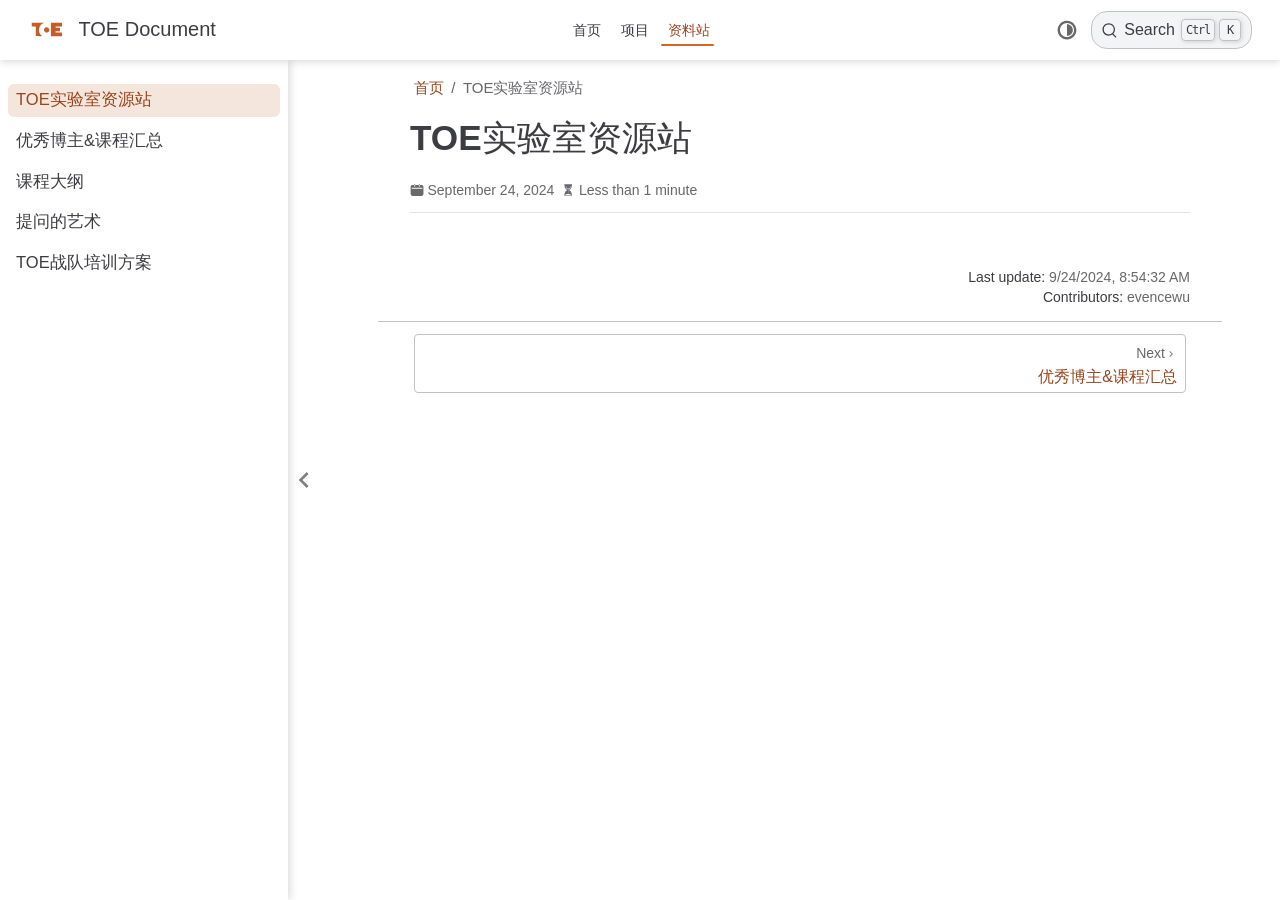
<file: learning/index.html>
<!doctype html>
<html lang="en-US" data-theme="light">
  <head>
    <meta charset="utf-8" />
    <meta name="viewport" content="width=device-width,initial-scale=1" />
    <meta name="generator" content="VuePress 2.0.0-rc.15" />
    <meta name="theme" content="VuePress Theme Hope 2.0.0-rc.56" />
    <style>
      :root {
        --vp-c-bg: #fff;
      }

      [data-theme="dark"] {
        --vp-c-bg: #1b1b1f;
      }

      html,
      body {
        background: var(--vp-c-bg);
      }
    </style>
    <script>
      const userMode = localStorage.getItem("vuepress-theme-hope-scheme");
      const systemDarkMode =
        window.matchMedia &&
        window.matchMedia("(prefers-color-scheme: dark)").matches;

      if (userMode === "dark" || (userMode !== "light" && systemDarkMode)) {
        document.documentElement.setAttribute("data-theme", "dark");
      }
    </script>
    <title>TOE实验室资源站 | TOE Document</title><meta name="description" content="TOE 文档主页">
    <link rel="preload" href="/assets/style-CfXjPrfz.css" as="style"><link rel="stylesheet" href="/assets/style-CfXjPrfz.css">
    <link rel="modulepreload" href="/assets/app-BY2ge3hc.js"><link rel="modulepreload" href="/assets/index.html-CbLvWeae.js"><link rel="modulepreload" href="/assets/plugin-vue_export-helper-DlAUqK2U.js">
    <link rel="prefetch" href="/assets/index.html-CUJnj4le.js" as="script"><link rel="prefetch" href="/assets/How_to_ask_questions.html-B-2nBgrl.js" as="script"><link rel="prefetch" href="/assets/Summary_of_Excellent_Bloggers_and_Tutorials.html-DyZ6-J6r.js" as="script"><link rel="prefetch" href="/assets/course_outline.html-BB2z4scv.js" as="script"><link rel="prefetch" href="/assets/how_to_learn_by_youself.html-Dmhkl-8P.js" as="script"><link rel="prefetch" href="/assets/OpenSource.html-CaOvxTxh.js" as="script"><link rel="prefetch" href="/assets/index.html-DkhKJ5gj.js" as="script"><link rel="prefetch" href="/assets/404.html-BINZpwAe.js" as="script"><link rel="prefetch" href="/assets/photoswipe.esm-GXRgw7eJ.js" as="script"><link rel="prefetch" href="/assets/SearchResult-WzFQ3cwV.js" as="script">
  </head>
  <body>
    <div id="app"><!--[--><!--[--><!--[--><span tabindex="-1"></span><a href="#main-content" class="vp-skip-link sr-only">Skip to main content</a><!--]--><!--[--><div class="theme-container external-link-icon has-toc" vp-container><!--[--><header id="navbar" class="vp-navbar" vp-navbar><div class="vp-navbar-start"><button type="button" class="vp-toggle-sidebar-button" title="Toggle Sidebar"><span class="icon"></span></button><!----><!--[--><a class="route-link vp-brand" href="/" aria-label="Take me home"><img class="vp-nav-logo" src="/images/toe_logo.svg" alt><!----><span class="vp-site-name hide-in-pad">TOE Document</span></a><!--]--><!----></div><div class="vp-navbar-center"><!----><!--[--><nav class="vp-nav-links"><div class="vp-nav-item hide-in-mobile"><a class="route-link auto-link" href="/" aria-label="首页"><!--[--><FontIcon icon="flag"></FontIcon><!--]-->首页<!----></a></div><div class="vp-nav-item hide-in-mobile"><a class="route-link auto-link" href="/projects/" aria-label="项目"><!--[--><FontIcon icon="project"></FontIcon><!--]-->项目<!----></a></div><div class="vp-nav-item hide-in-mobile"><a class="route-link route-link-active auto-link" href="/learning/" aria-label="资料站"><!--[--><FontIcon icon="book"></FontIcon><!--]-->资料站<!----></a></div></nav><!--]--><!----></div><div class="vp-navbar-end"><!----><!--[--><!----><!----><div class="vp-nav-item hide-in-mobile"><button type="button" class="vp-color-mode-switch" id="color-mode-switch"><svg xmlns="http://www.w3.org/2000/svg" class="icon auto-icon" viewBox="0 0 1024 1024" fill="currentColor" aria-label="auto icon" name="auto" style="display:block;"><path d="M512 992C246.92 992 32 777.08 32 512S246.92 32 512 32s480 214.92 480 480-214.92 480-480 480zm0-840c-198.78 0-360 161.22-360 360 0 198.84 161.22 360 360 360s360-161.16 360-360c0-198.78-161.22-360-360-360zm0 660V212c165.72 0 300 134.34 300 300 0 165.72-134.28 300-300 300z"></path></svg><svg xmlns="http://www.w3.org/2000/svg" class="icon dark-icon" viewBox="0 0 1024 1024" fill="currentColor" aria-label="dark icon" name="dark" style="display:none;"><path d="M524.8 938.667h-4.267a439.893 439.893 0 0 1-313.173-134.4 446.293 446.293 0 0 1-11.093-597.334A432.213 432.213 0 0 1 366.933 90.027a42.667 42.667 0 0 1 45.227 9.386 42.667 42.667 0 0 1 10.24 42.667 358.4 358.4 0 0 0 82.773 375.893 361.387 361.387 0 0 0 376.747 82.774 42.667 42.667 0 0 1 54.187 55.04 433.493 433.493 0 0 1-99.84 154.88 438.613 438.613 0 0 1-311.467 128z"></path></svg><svg xmlns="http://www.w3.org/2000/svg" class="icon light-icon" viewBox="0 0 1024 1024" fill="currentColor" aria-label="light icon" name="light" style="display:none;"><path d="M952 552h-80a40 40 0 0 1 0-80h80a40 40 0 0 1 0 80zM801.88 280.08a41 41 0 0 1-57.96-57.96l57.96-58a41.04 41.04 0 0 1 58 58l-58 57.96zM512 752a240 240 0 1 1 0-480 240 240 0 0 1 0 480zm0-560a40 40 0 0 1-40-40V72a40 40 0 0 1 80 0v80a40 40 0 0 1-40 40zm-289.88 88.08-58-57.96a41.04 41.04 0 0 1 58-58l57.96 58a41 41 0 0 1-57.96 57.96zM192 512a40 40 0 0 1-40 40H72a40 40 0 0 1 0-80h80a40 40 0 0 1 40 40zm30.12 231.92a41 41 0 0 1 57.96 57.96l-57.96 58a41.04 41.04 0 0 1-58-58l58-57.96zM512 832a40 40 0 0 1 40 40v80a40 40 0 0 1-80 0v-80a40 40 0 0 1 40-40zm289.88-88.08 58 57.96a41.04 41.04 0 0 1-58 58l-57.96-58a41 41 0 0 1 57.96-57.96z"></path></svg></button></div><!--[--><button type="button" class="search-pro-button" aria-label="Search"><svg xmlns="http://www.w3.org/2000/svg" class="icon search-icon" viewBox="0 0 1024 1024" fill="currentColor" aria-label="search icon" name="search"><path d="M192 480a256 256 0 1 1 512 0 256 256 0 0 1-512 0m631.776 362.496-143.2-143.168A318.464 318.464 0 0 0 768 480c0-176.736-143.264-320-320-320S128 303.264 128 480s143.264 320 320 320a318.016 318.016 0 0 0 184.16-58.592l146.336 146.368c12.512 12.48 32.768 12.48 45.28 0 12.48-12.512 12.48-32.768 0-45.28"></path></svg><div class="search-pro-placeholder">Search</div><div class="search-pro-key-hints"><kbd class="search-pro-key">Ctrl</kbd><kbd class="search-pro-key">K</kbd></div></button><!--]--><!--]--><!----><button type="button" class="vp-toggle-navbar-button" aria-label="Toggle Navbar" aria-expanded="false" aria-controls="nav-screen"><span><span class="vp-top"></span><span class="vp-middle"></span><span class="vp-bottom"></span></span></button></div></header><!----><!--]--><!----><div class="toggle-sidebar-wrapper"><span class="arrow start"></span></div><aside id="sidebar" class="vp-sidebar" vp-sidebar><!----><ul class="vp-sidebar-links"><li><a class="route-link route-link-active auto-link vp-sidebar-link active" href="/learning/" aria-label="TOE实验室资源站"><!---->TOE实验室资源站<!----></a></li><li><a class="route-link auto-link vp-sidebar-link" href="/learning/Summary_of_Excellent_Bloggers_and_Tutorials.html" aria-label="优秀博主&amp;课程汇总"><!---->优秀博主&amp;课程汇总<!----></a></li><li><a class="route-link auto-link vp-sidebar-link" href="/learning/course_outline.html" aria-label="课程大纲"><!---->课程大纲<!----></a></li><li><a class="route-link auto-link vp-sidebar-link" href="/learning/How_to_ask_questions.html" aria-label="提问的艺术"><!---->提问的艺术<!----></a></li><li><a class="route-link auto-link vp-sidebar-link" href="/learning/how_to_learn_by_youself.html" aria-label="TOE战队培训方案"><!---->TOE战队培训方案<!----></a></li></ul><!----></aside><!--[--><main id="main-content" class="vp-page"><!--[--><!----><!----><nav class="vp-breadcrumb disable"></nav><div class="vp-page-title"><h1><FontIcon></FontIcon>TOE实验室资源站</h1><div class="page-info"><AuthorInfo localizeddate="September 24, 2024" isoriginal="false" pageview="true" ispure="false"></AuthorInfo><OriginalInfo localizeddate="September 24, 2024" isoriginal="false" pageview="true" ispure="false"></OriginalInfo><DateInfo localizeddate="September 24, 2024" isoriginal="false" pageview="true" ispure="false"></DateInfo><PageViewInfo localizeddate="September 24, 2024" isoriginal="false" pageview="true" ispure="false"></PageViewInfo><ReadingTimeInfo localizeddate="September 24, 2024" isoriginal="false" pageview="true" ispure="false"></ReadingTimeInfo><CategoryInfo localizeddate="September 24, 2024" isoriginal="false" pageview="true" ispure="false"></CategoryInfo><TagInfo localizeddate="September 24, 2024" isoriginal="false" pageview="true" ispure="false"></TagInfo></div><hr></div><!----><!----><div class="theme-hope-content" vp-content><h1 id="toe实验室资源站" tabindex="-1"><a class="header-anchor" href="#toe实验室资源站"><span>TOE实验室资源站</span></a></h1></div><!----><footer class="vp-page-meta"><!----><div class="vp-meta-item git-info"><div class="update-time"><span class="vp-meta-label">Last update: </span><span class="vp-meta-info" data-allow-mismatch="text">9/24/2024, 4:54:32 PM</span></div><div class="contributors"><span class="vp-meta-label">Contributors: </span><!--[--><!--[--><span class="vp-meta-info" title="email: evencewu@outlook.com">evencewu</span><!--]--><!--]--></div></div></footer><nav class="vp-page-nav"><!----><a class="route-link auto-link next" href="/learning/Summary_of_Excellent_Bloggers_and_Tutorials.html" aria-label="优秀博主&amp;课程汇总"><div class="hint">Next<span class="arrow end"></span></div><div class="link">优秀博主&amp;课程汇总<FontIcon></FontIcon></div></a></nav><!----><!----><!--]--></main><!--]--><!----></div><!--]--><!--]--><!--[--><!----><!----><!----><!--]--><!--]--></div>
    <script type="module" src="/assets/app-BY2ge3hc.js" defer></script>
  </body>
</html>
</file>
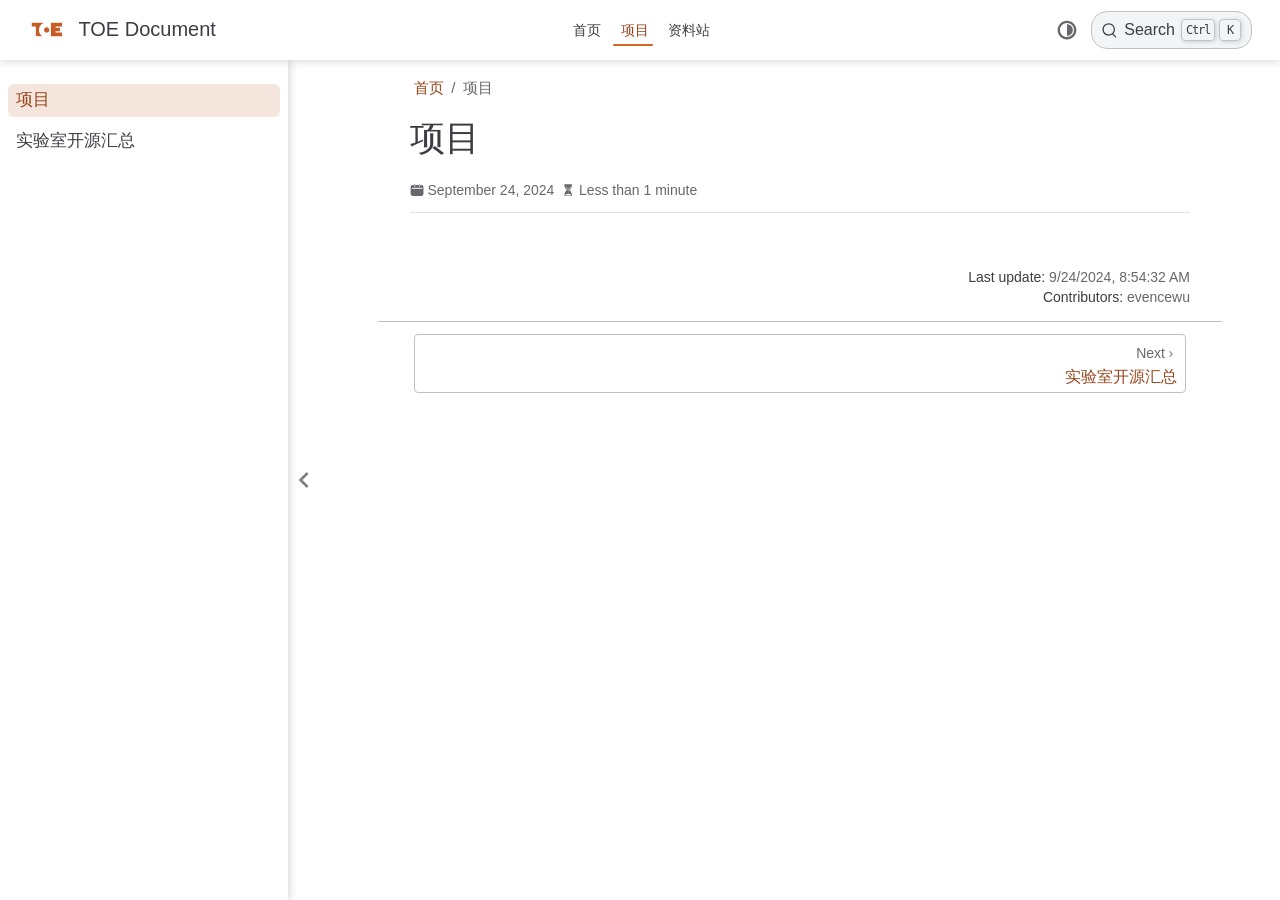
<file: projects/index.html>
<!doctype html>
<html lang="en-US" data-theme="light">
  <head>
    <meta charset="utf-8" />
    <meta name="viewport" content="width=device-width,initial-scale=1" />
    <meta name="generator" content="VuePress 2.0.0-rc.15" />
    <meta name="theme" content="VuePress Theme Hope 2.0.0-rc.56" />
    <style>
      :root {
        --vp-c-bg: #fff;
      }

      [data-theme="dark"] {
        --vp-c-bg: #1b1b1f;
      }

      html,
      body {
        background: var(--vp-c-bg);
      }
    </style>
    <script>
      const userMode = localStorage.getItem("vuepress-theme-hope-scheme");
      const systemDarkMode =
        window.matchMedia &&
        window.matchMedia("(prefers-color-scheme: dark)").matches;

      if (userMode === "dark" || (userMode !== "light" && systemDarkMode)) {
        document.documentElement.setAttribute("data-theme", "dark");
      }
    </script>
    <title>项目 | TOE Document</title><meta name="description" content="TOE 文档主页">
    <link rel="preload" href="/assets/style-CfXjPrfz.css" as="style"><link rel="stylesheet" href="/assets/style-CfXjPrfz.css">
    <link rel="modulepreload" href="/assets/app-BY2ge3hc.js"><link rel="modulepreload" href="/assets/index.html-DkhKJ5gj.js"><link rel="modulepreload" href="/assets/plugin-vue_export-helper-DlAUqK2U.js">
    <link rel="prefetch" href="/assets/index.html-CUJnj4le.js" as="script"><link rel="prefetch" href="/assets/How_to_ask_questions.html-B-2nBgrl.js" as="script"><link rel="prefetch" href="/assets/index.html-CbLvWeae.js" as="script"><link rel="prefetch" href="/assets/Summary_of_Excellent_Bloggers_and_Tutorials.html-DyZ6-J6r.js" as="script"><link rel="prefetch" href="/assets/course_outline.html-BB2z4scv.js" as="script"><link rel="prefetch" href="/assets/how_to_learn_by_youself.html-Dmhkl-8P.js" as="script"><link rel="prefetch" href="/assets/OpenSource.html-CaOvxTxh.js" as="script"><link rel="prefetch" href="/assets/404.html-BINZpwAe.js" as="script"><link rel="prefetch" href="/assets/photoswipe.esm-GXRgw7eJ.js" as="script"><link rel="prefetch" href="/assets/SearchResult-WzFQ3cwV.js" as="script">
  </head>
  <body>
    <div id="app"><!--[--><!--[--><!--[--><span tabindex="-1"></span><a href="#main-content" class="vp-skip-link sr-only">Skip to main content</a><!--]--><!--[--><div class="theme-container external-link-icon has-toc" vp-container><!--[--><header id="navbar" class="vp-navbar" vp-navbar><div class="vp-navbar-start"><button type="button" class="vp-toggle-sidebar-button" title="Toggle Sidebar"><span class="icon"></span></button><!----><!--[--><a class="route-link vp-brand" href="/" aria-label="Take me home"><img class="vp-nav-logo" src="/images/toe_logo.svg" alt><!----><span class="vp-site-name hide-in-pad">TOE Document</span></a><!--]--><!----></div><div class="vp-navbar-center"><!----><!--[--><nav class="vp-nav-links"><div class="vp-nav-item hide-in-mobile"><a class="route-link auto-link" href="/" aria-label="首页"><!--[--><FontIcon icon="flag"></FontIcon><!--]-->首页<!----></a></div><div class="vp-nav-item hide-in-mobile"><a class="route-link route-link-active auto-link" href="/projects/" aria-label="项目"><!--[--><FontIcon icon="project"></FontIcon><!--]-->项目<!----></a></div><div class="vp-nav-item hide-in-mobile"><a class="route-link auto-link" href="/learning/" aria-label="资料站"><!--[--><FontIcon icon="book"></FontIcon><!--]-->资料站<!----></a></div></nav><!--]--><!----></div><div class="vp-navbar-end"><!----><!--[--><!----><!----><div class="vp-nav-item hide-in-mobile"><button type="button" class="vp-color-mode-switch" id="color-mode-switch"><svg xmlns="http://www.w3.org/2000/svg" class="icon auto-icon" viewBox="0 0 1024 1024" fill="currentColor" aria-label="auto icon" name="auto" style="display:block;"><path d="M512 992C246.92 992 32 777.08 32 512S246.92 32 512 32s480 214.92 480 480-214.92 480-480 480zm0-840c-198.78 0-360 161.22-360 360 0 198.84 161.22 360 360 360s360-161.16 360-360c0-198.78-161.22-360-360-360zm0 660V212c165.72 0 300 134.34 300 300 0 165.72-134.28 300-300 300z"></path></svg><svg xmlns="http://www.w3.org/2000/svg" class="icon dark-icon" viewBox="0 0 1024 1024" fill="currentColor" aria-label="dark icon" name="dark" style="display:none;"><path d="M524.8 938.667h-4.267a439.893 439.893 0 0 1-313.173-134.4 446.293 446.293 0 0 1-11.093-597.334A432.213 432.213 0 0 1 366.933 90.027a42.667 42.667 0 0 1 45.227 9.386 42.667 42.667 0 0 1 10.24 42.667 358.4 358.4 0 0 0 82.773 375.893 361.387 361.387 0 0 0 376.747 82.774 42.667 42.667 0 0 1 54.187 55.04 433.493 433.493 0 0 1-99.84 154.88 438.613 438.613 0 0 1-311.467 128z"></path></svg><svg xmlns="http://www.w3.org/2000/svg" class="icon light-icon" viewBox="0 0 1024 1024" fill="currentColor" aria-label="light icon" name="light" style="display:none;"><path d="M952 552h-80a40 40 0 0 1 0-80h80a40 40 0 0 1 0 80zM801.88 280.08a41 41 0 0 1-57.96-57.96l57.96-58a41.04 41.04 0 0 1 58 58l-58 57.96zM512 752a240 240 0 1 1 0-480 240 240 0 0 1 0 480zm0-560a40 40 0 0 1-40-40V72a40 40 0 0 1 80 0v80a40 40 0 0 1-40 40zm-289.88 88.08-58-57.96a41.04 41.04 0 0 1 58-58l57.96 58a41 41 0 0 1-57.96 57.96zM192 512a40 40 0 0 1-40 40H72a40 40 0 0 1 0-80h80a40 40 0 0 1 40 40zm30.12 231.92a41 41 0 0 1 57.96 57.96l-57.96 58a41.04 41.04 0 0 1-58-58l58-57.96zM512 832a40 40 0 0 1 40 40v80a40 40 0 0 1-80 0v-80a40 40 0 0 1 40-40zm289.88-88.08 58 57.96a41.04 41.04 0 0 1-58 58l-57.96-58a41 41 0 0 1 57.96-57.96z"></path></svg></button></div><!--[--><button type="button" class="search-pro-button" aria-label="Search"><svg xmlns="http://www.w3.org/2000/svg" class="icon search-icon" viewBox="0 0 1024 1024" fill="currentColor" aria-label="search icon" name="search"><path d="M192 480a256 256 0 1 1 512 0 256 256 0 0 1-512 0m631.776 362.496-143.2-143.168A318.464 318.464 0 0 0 768 480c0-176.736-143.264-320-320-320S128 303.264 128 480s143.264 320 320 320a318.016 318.016 0 0 0 184.16-58.592l146.336 146.368c12.512 12.48 32.768 12.48 45.28 0 12.48-12.512 12.48-32.768 0-45.28"></path></svg><div class="search-pro-placeholder">Search</div><div class="search-pro-key-hints"><kbd class="search-pro-key">Ctrl</kbd><kbd class="search-pro-key">K</kbd></div></button><!--]--><!--]--><!----><button type="button" class="vp-toggle-navbar-button" aria-label="Toggle Navbar" aria-expanded="false" aria-controls="nav-screen"><span><span class="vp-top"></span><span class="vp-middle"></span><span class="vp-bottom"></span></span></button></div></header><!----><!--]--><!----><div class="toggle-sidebar-wrapper"><span class="arrow start"></span></div><aside id="sidebar" class="vp-sidebar" vp-sidebar><!----><ul class="vp-sidebar-links"><li><a class="route-link route-link-active auto-link vp-sidebar-link active" href="/projects/" aria-label="项目"><!---->项目<!----></a></li><li><a class="route-link auto-link vp-sidebar-link" href="/projects/OpenSource.html" aria-label="实验室开源汇总"><!---->实验室开源汇总<!----></a></li></ul><!----></aside><!--[--><main id="main-content" class="vp-page"><!--[--><!----><!----><nav class="vp-breadcrumb disable"></nav><div class="vp-page-title"><h1><FontIcon></FontIcon>项目</h1><div class="page-info"><AuthorInfo localizeddate="September 24, 2024" isoriginal="false" pageview="true" ispure="false"></AuthorInfo><OriginalInfo localizeddate="September 24, 2024" isoriginal="false" pageview="true" ispure="false"></OriginalInfo><DateInfo localizeddate="September 24, 2024" isoriginal="false" pageview="true" ispure="false"></DateInfo><PageViewInfo localizeddate="September 24, 2024" isoriginal="false" pageview="true" ispure="false"></PageViewInfo><ReadingTimeInfo localizeddate="September 24, 2024" isoriginal="false" pageview="true" ispure="false"></ReadingTimeInfo><CategoryInfo localizeddate="September 24, 2024" isoriginal="false" pageview="true" ispure="false"></CategoryInfo><TagInfo localizeddate="September 24, 2024" isoriginal="false" pageview="true" ispure="false"></TagInfo></div><hr></div><!----><!----><div class="theme-hope-content" vp-content><h1 id="项目" tabindex="-1"><a class="header-anchor" href="#项目"><span>项目</span></a></h1></div><!----><footer class="vp-page-meta"><!----><div class="vp-meta-item git-info"><div class="update-time"><span class="vp-meta-label">Last update: </span><span class="vp-meta-info" data-allow-mismatch="text">9/24/2024, 4:54:32 PM</span></div><div class="contributors"><span class="vp-meta-label">Contributors: </span><!--[--><!--[--><span class="vp-meta-info" title="email: evencewu@outlook.com">evencewu</span><!--]--><!--]--></div></div></footer><nav class="vp-page-nav"><!----><a class="route-link auto-link next" href="/projects/OpenSource.html" aria-label="实验室开源汇总"><div class="hint">Next<span class="arrow end"></span></div><div class="link">实验室开源汇总<FontIcon></FontIcon></div></a></nav><!----><!----><!--]--></main><!--]--><!----></div><!--]--><!--]--><!--[--><!----><!----><!----><!--]--><!--]--></div>
    <script type="module" src="/assets/app-BY2ge3hc.js" defer></script>
  </body>
</html>
</file>
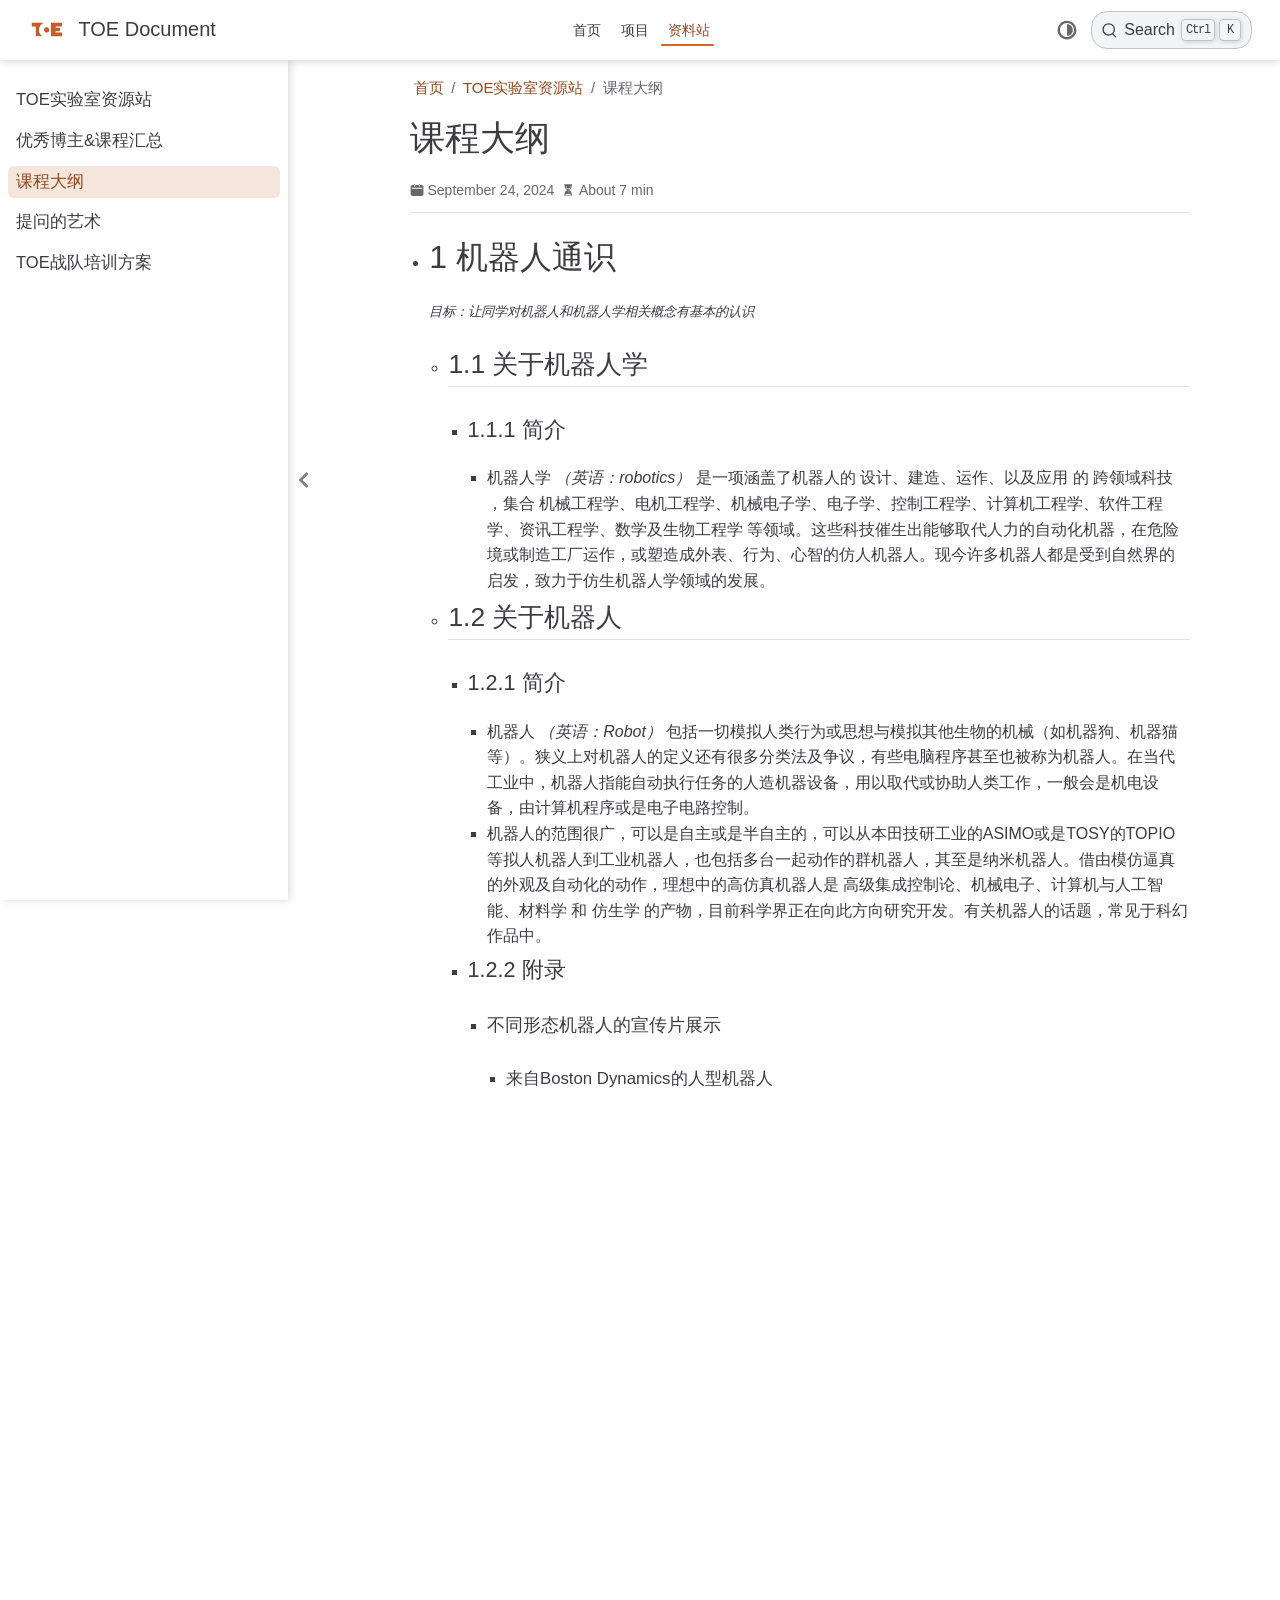
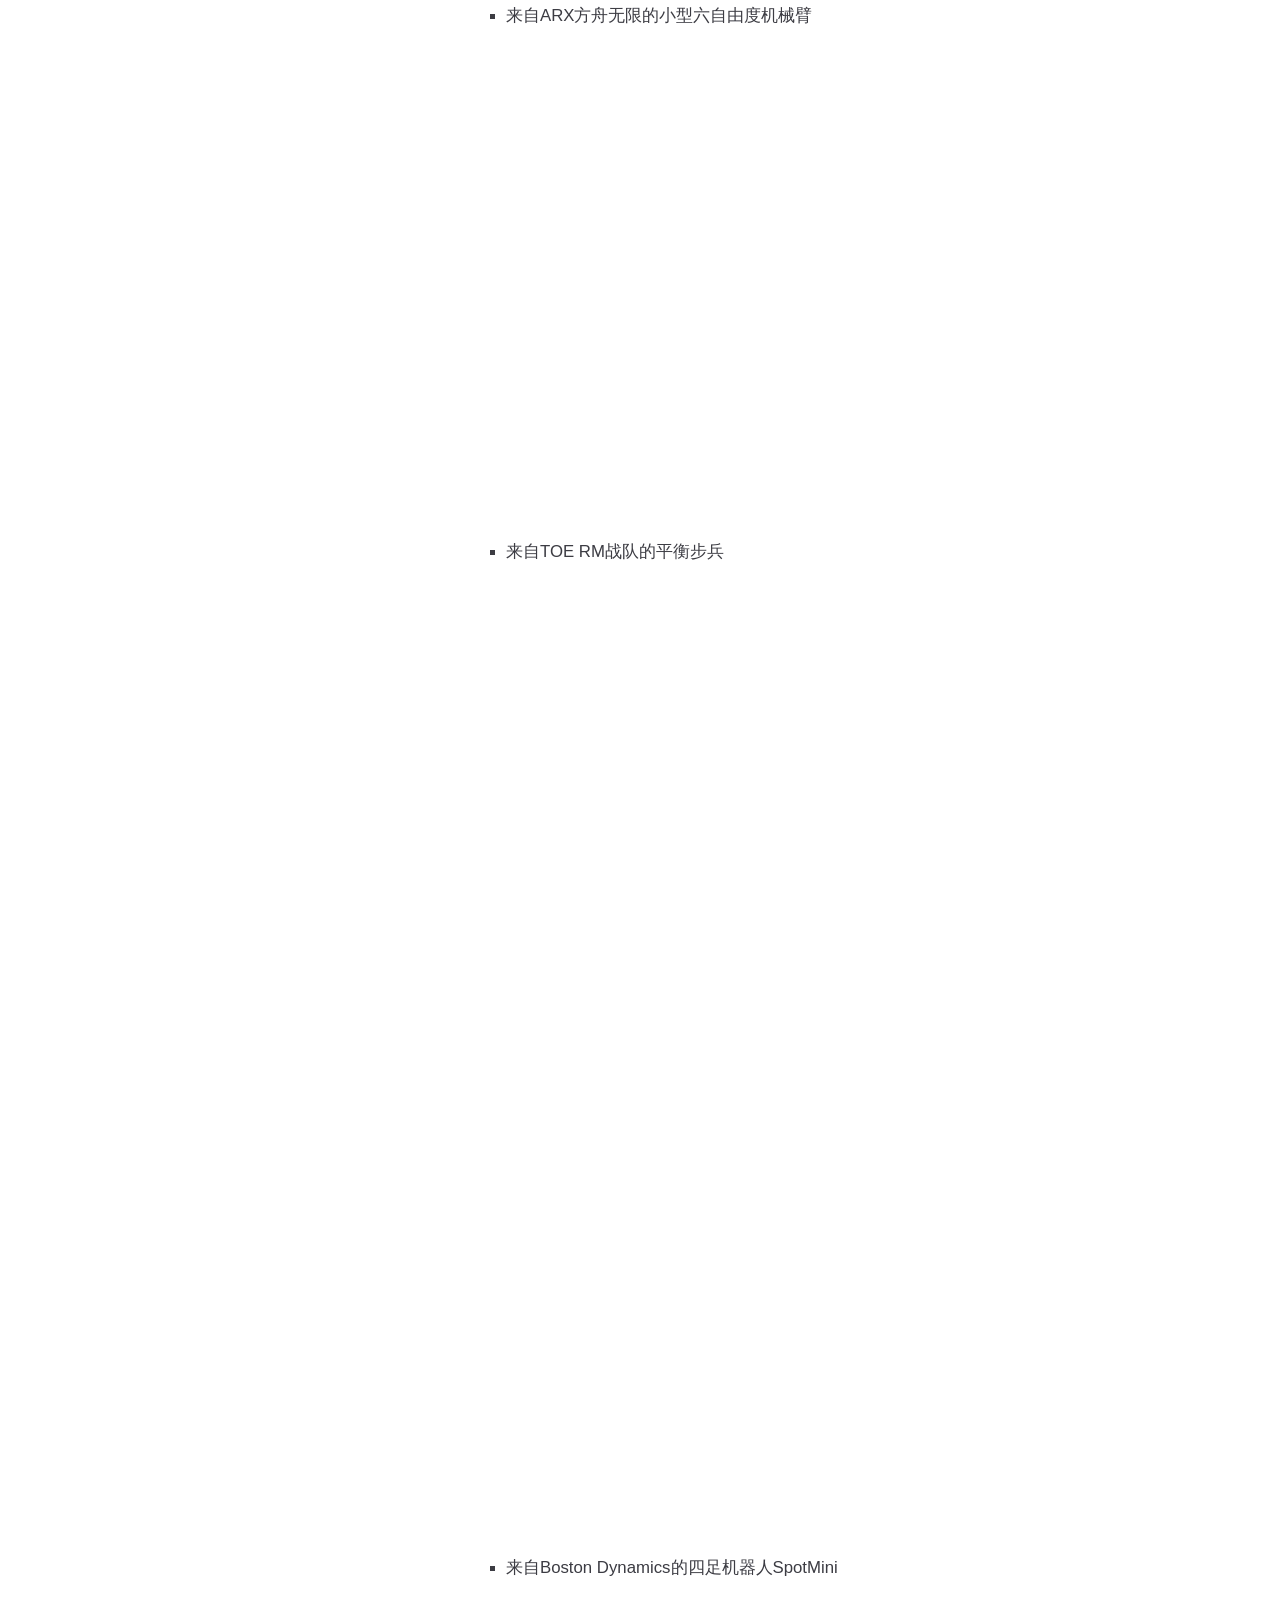
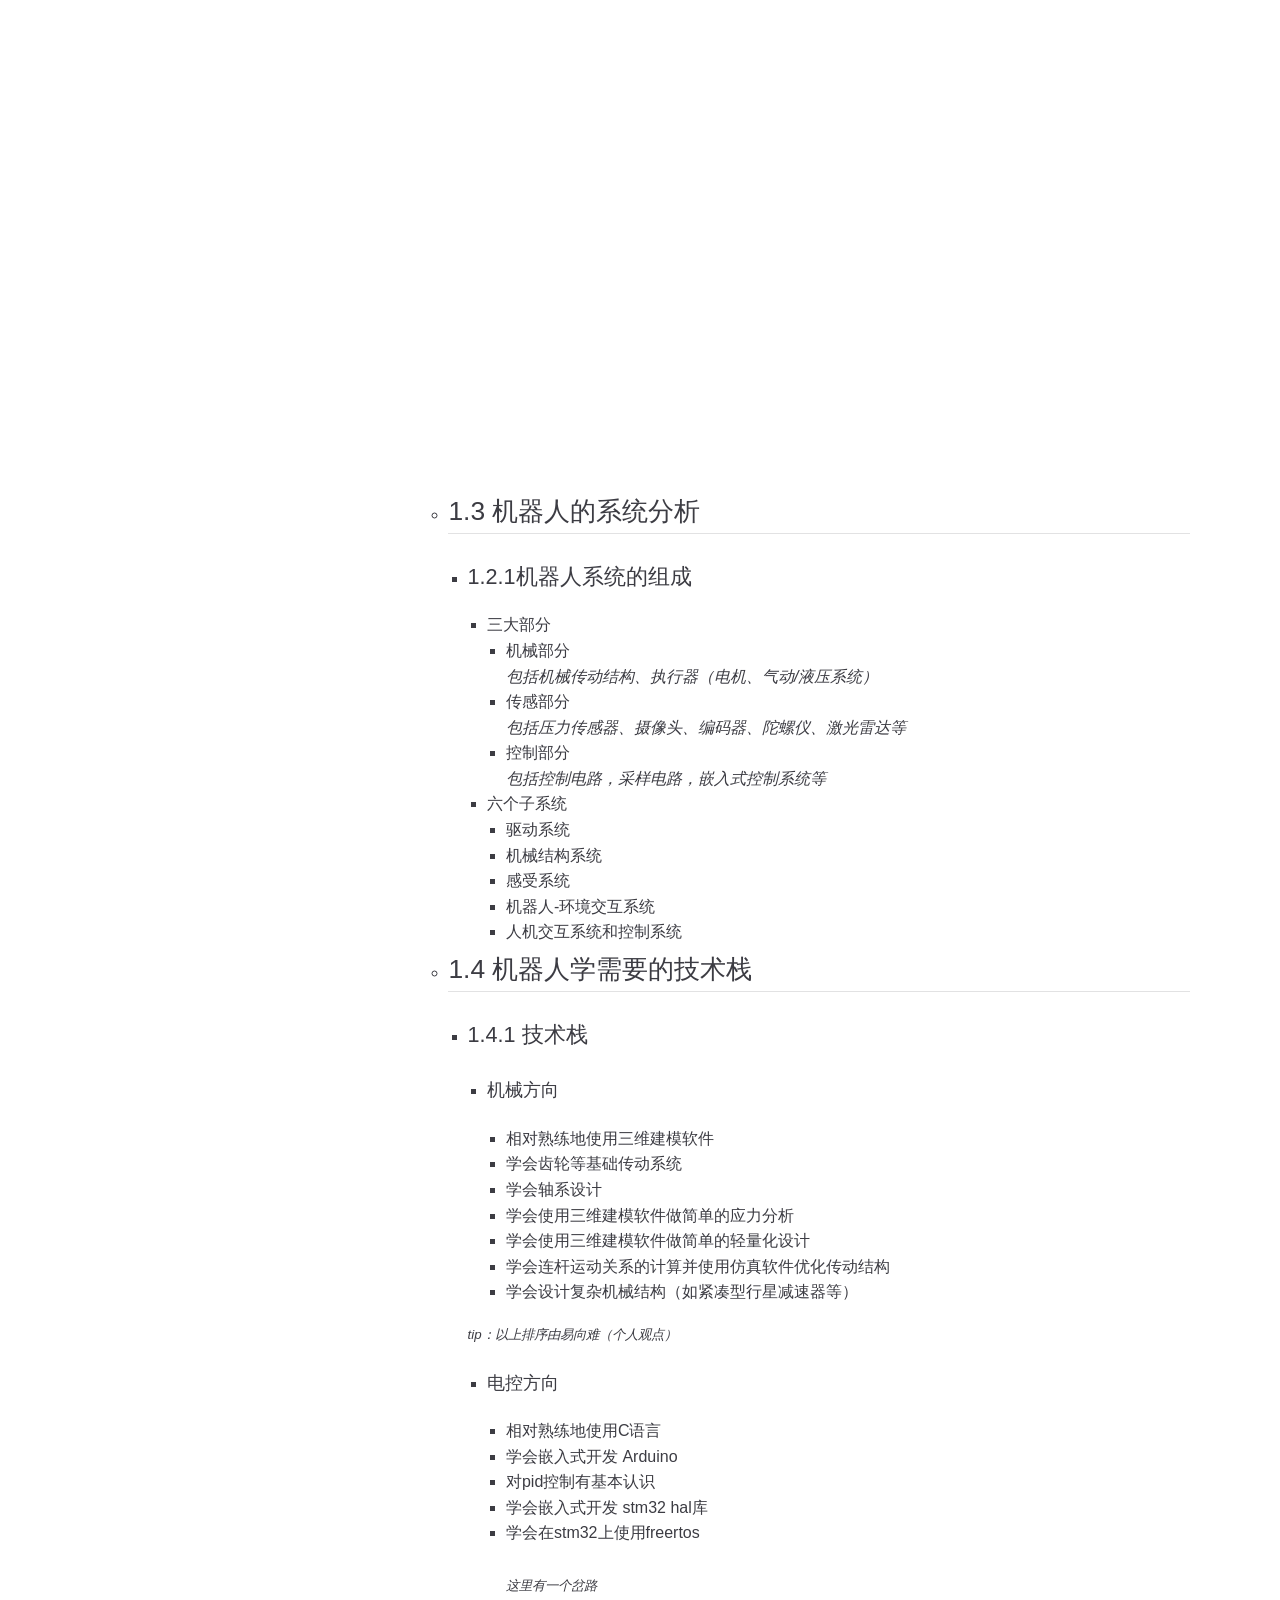
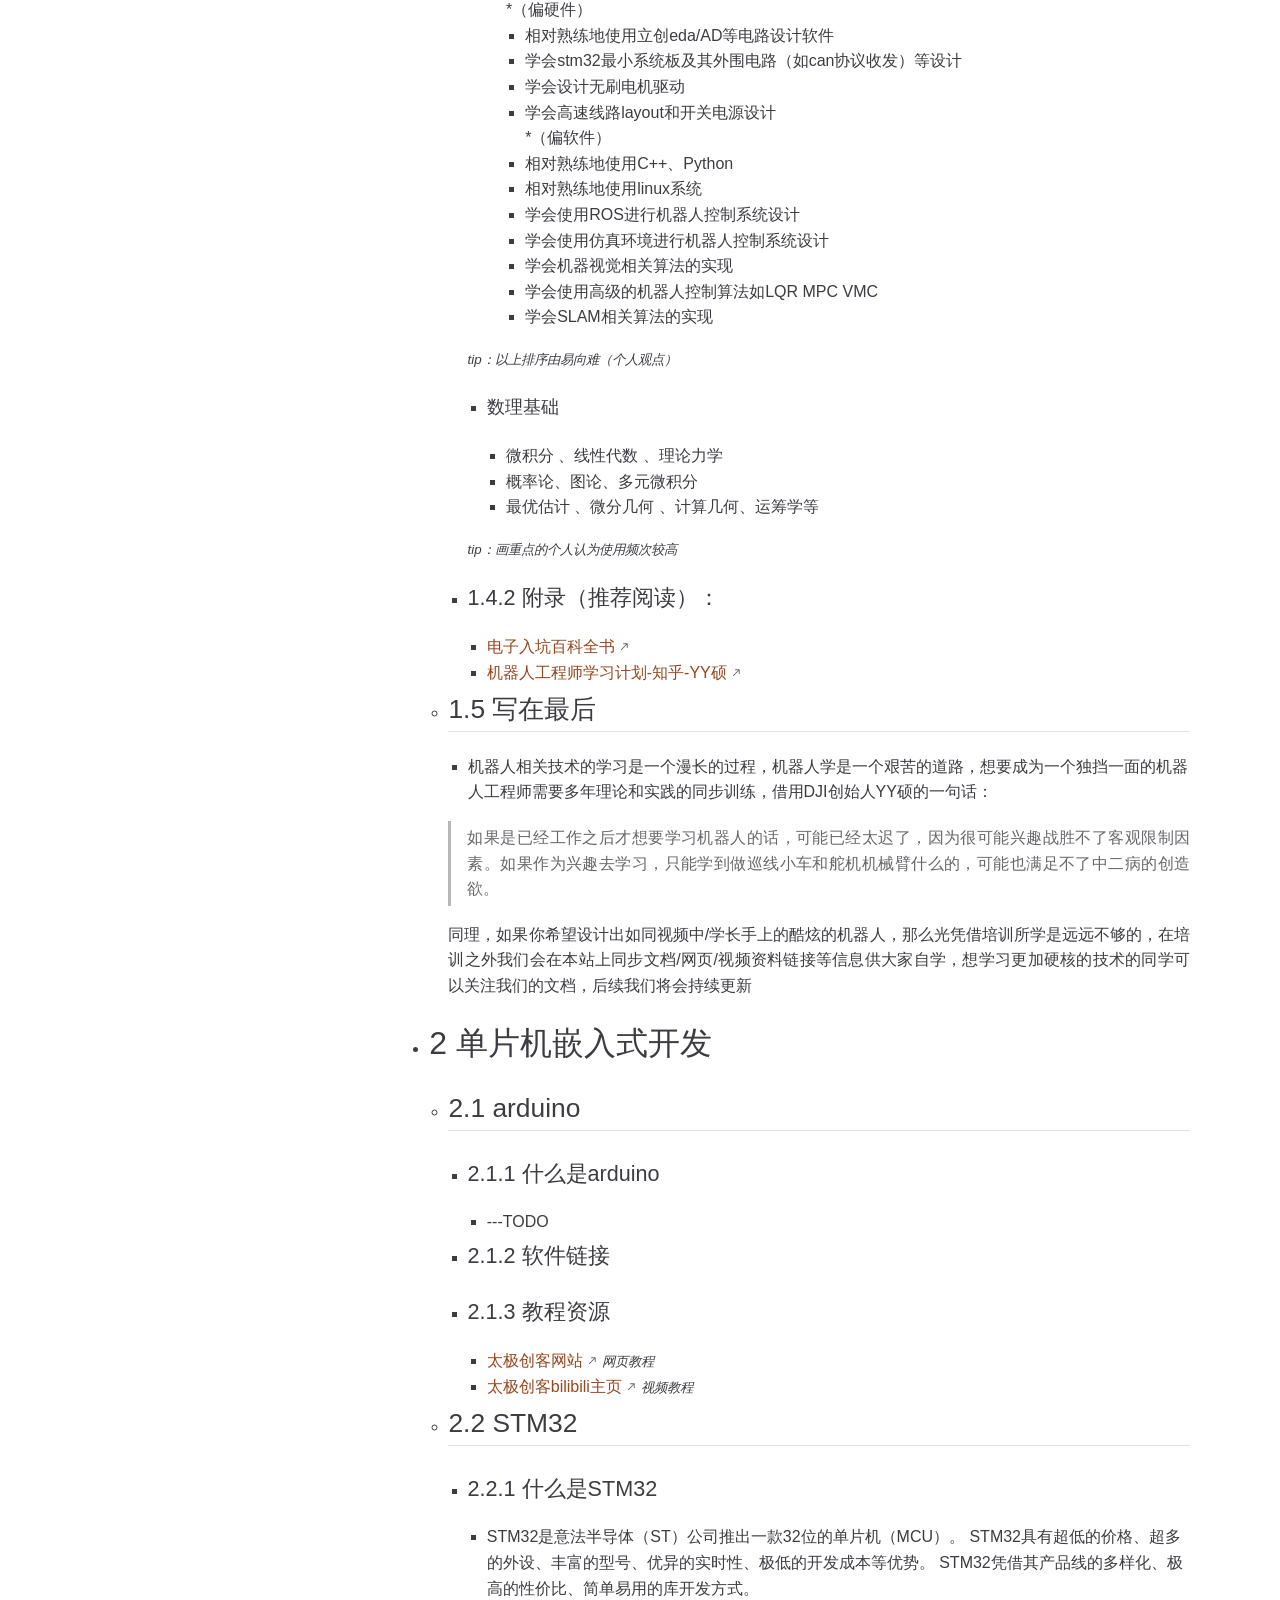
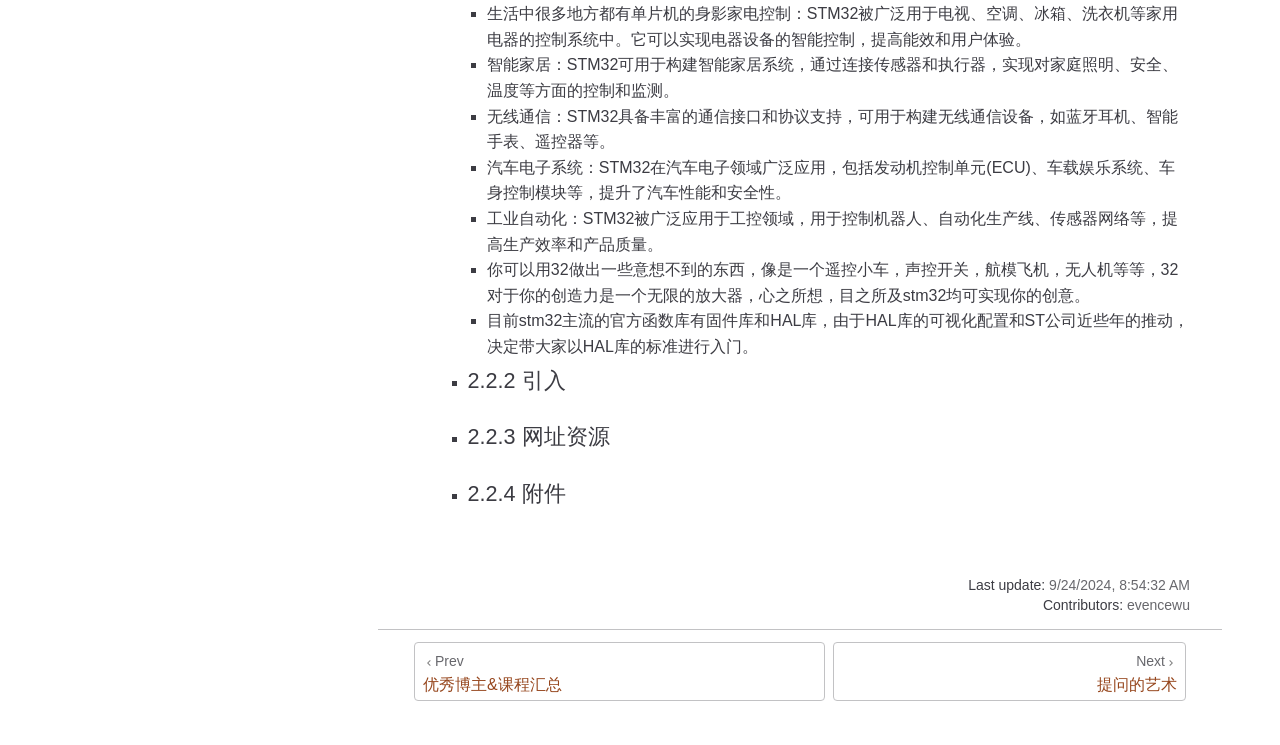
<file: learning/course_outline.html>
<!doctype html>
<html lang="en-US" data-theme="light">
  <head>
    <meta charset="utf-8" />
    <meta name="viewport" content="width=device-width,initial-scale=1" />
    <meta name="generator" content="VuePress 2.0.0-rc.15" />
    <meta name="theme" content="VuePress Theme Hope 2.0.0-rc.56" />
    <style>
      :root {
        --vp-c-bg: #fff;
      }

      [data-theme="dark"] {
        --vp-c-bg: #1b1b1f;
      }

      html,
      body {
        background: var(--vp-c-bg);
      }
    </style>
    <script>
      const userMode = localStorage.getItem("vuepress-theme-hope-scheme");
      const systemDarkMode =
        window.matchMedia &&
        window.matchMedia("(prefers-color-scheme: dark)").matches;

      if (userMode === "dark" || (userMode !== "light" && systemDarkMode)) {
        document.documentElement.setAttribute("data-theme", "dark");
      }
    </script>
    <title>课程大纲 | TOE Document</title><meta name="description" content="TOE 文档主页">
    <link rel="preload" href="/assets/style-CfXjPrfz.css" as="style"><link rel="stylesheet" href="/assets/style-CfXjPrfz.css">
    <link rel="modulepreload" href="/assets/app-BY2ge3hc.js"><link rel="modulepreload" href="/assets/course_outline.html-BB2z4scv.js"><link rel="modulepreload" href="/assets/plugin-vue_export-helper-DlAUqK2U.js">
    <link rel="prefetch" href="/assets/index.html-CUJnj4le.js" as="script"><link rel="prefetch" href="/assets/How_to_ask_questions.html-B-2nBgrl.js" as="script"><link rel="prefetch" href="/assets/index.html-CbLvWeae.js" as="script"><link rel="prefetch" href="/assets/Summary_of_Excellent_Bloggers_and_Tutorials.html-DyZ6-J6r.js" as="script"><link rel="prefetch" href="/assets/how_to_learn_by_youself.html-Dmhkl-8P.js" as="script"><link rel="prefetch" href="/assets/OpenSource.html-CaOvxTxh.js" as="script"><link rel="prefetch" href="/assets/index.html-DkhKJ5gj.js" as="script"><link rel="prefetch" href="/assets/404.html-BINZpwAe.js" as="script"><link rel="prefetch" href="/assets/photoswipe.esm-GXRgw7eJ.js" as="script"><link rel="prefetch" href="/assets/SearchResult-WzFQ3cwV.js" as="script">
  </head>
  <body>
    <div id="app"><!--[--><!--[--><!--[--><span tabindex="-1"></span><a href="#main-content" class="vp-skip-link sr-only">Skip to main content</a><!--]--><!--[--><div class="theme-container external-link-icon has-toc" vp-container><!--[--><header id="navbar" class="vp-navbar" vp-navbar><div class="vp-navbar-start"><button type="button" class="vp-toggle-sidebar-button" title="Toggle Sidebar"><span class="icon"></span></button><!----><!--[--><a class="route-link vp-brand" href="/" aria-label="Take me home"><img class="vp-nav-logo" src="/images/toe_logo.svg" alt><!----><span class="vp-site-name hide-in-pad">TOE Document</span></a><!--]--><!----></div><div class="vp-navbar-center"><!----><!--[--><nav class="vp-nav-links"><div class="vp-nav-item hide-in-mobile"><a class="route-link auto-link" href="/" aria-label="首页"><!--[--><FontIcon icon="flag"></FontIcon><!--]-->首页<!----></a></div><div class="vp-nav-item hide-in-mobile"><a class="route-link auto-link" href="/projects/" aria-label="项目"><!--[--><FontIcon icon="project"></FontIcon><!--]-->项目<!----></a></div><div class="vp-nav-item hide-in-mobile"><a class="route-link route-link-active auto-link" href="/learning/" aria-label="资料站"><!--[--><FontIcon icon="book"></FontIcon><!--]-->资料站<!----></a></div></nav><!--]--><!----></div><div class="vp-navbar-end"><!----><!--[--><!----><!----><div class="vp-nav-item hide-in-mobile"><button type="button" class="vp-color-mode-switch" id="color-mode-switch"><svg xmlns="http://www.w3.org/2000/svg" class="icon auto-icon" viewBox="0 0 1024 1024" fill="currentColor" aria-label="auto icon" name="auto" style="display:block;"><path d="M512 992C246.92 992 32 777.08 32 512S246.92 32 512 32s480 214.92 480 480-214.92 480-480 480zm0-840c-198.78 0-360 161.22-360 360 0 198.84 161.22 360 360 360s360-161.16 360-360c0-198.78-161.22-360-360-360zm0 660V212c165.72 0 300 134.34 300 300 0 165.72-134.28 300-300 300z"></path></svg><svg xmlns="http://www.w3.org/2000/svg" class="icon dark-icon" viewBox="0 0 1024 1024" fill="currentColor" aria-label="dark icon" name="dark" style="display:none;"><path d="M524.8 938.667h-4.267a439.893 439.893 0 0 1-313.173-134.4 446.293 446.293 0 0 1-11.093-597.334A432.213 432.213 0 0 1 366.933 90.027a42.667 42.667 0 0 1 45.227 9.386 42.667 42.667 0 0 1 10.24 42.667 358.4 358.4 0 0 0 82.773 375.893 361.387 361.387 0 0 0 376.747 82.774 42.667 42.667 0 0 1 54.187 55.04 433.493 433.493 0 0 1-99.84 154.88 438.613 438.613 0 0 1-311.467 128z"></path></svg><svg xmlns="http://www.w3.org/2000/svg" class="icon light-icon" viewBox="0 0 1024 1024" fill="currentColor" aria-label="light icon" name="light" style="display:none;"><path d="M952 552h-80a40 40 0 0 1 0-80h80a40 40 0 0 1 0 80zM801.88 280.08a41 41 0 0 1-57.96-57.96l57.96-58a41.04 41.04 0 0 1 58 58l-58 57.96zM512 752a240 240 0 1 1 0-480 240 240 0 0 1 0 480zm0-560a40 40 0 0 1-40-40V72a40 40 0 0 1 80 0v80a40 40 0 0 1-40 40zm-289.88 88.08-58-57.96a41.04 41.04 0 0 1 58-58l57.96 58a41 41 0 0 1-57.96 57.96zM192 512a40 40 0 0 1-40 40H72a40 40 0 0 1 0-80h80a40 40 0 0 1 40 40zm30.12 231.92a41 41 0 0 1 57.96 57.96l-57.96 58a41.04 41.04 0 0 1-58-58l58-57.96zM512 832a40 40 0 0 1 40 40v80a40 40 0 0 1-80 0v-80a40 40 0 0 1 40-40zm289.88-88.08 58 57.96a41.04 41.04 0 0 1-58 58l-57.96-58a41 41 0 0 1 57.96-57.96z"></path></svg></button></div><!--[--><button type="button" class="search-pro-button" aria-label="Search"><svg xmlns="http://www.w3.org/2000/svg" class="icon search-icon" viewBox="0 0 1024 1024" fill="currentColor" aria-label="search icon" name="search"><path d="M192 480a256 256 0 1 1 512 0 256 256 0 0 1-512 0m631.776 362.496-143.2-143.168A318.464 318.464 0 0 0 768 480c0-176.736-143.264-320-320-320S128 303.264 128 480s143.264 320 320 320a318.016 318.016 0 0 0 184.16-58.592l146.336 146.368c12.512 12.48 32.768 12.48 45.28 0 12.48-12.512 12.48-32.768 0-45.28"></path></svg><div class="search-pro-placeholder">Search</div><div class="search-pro-key-hints"><kbd class="search-pro-key">Ctrl</kbd><kbd class="search-pro-key">K</kbd></div></button><!--]--><!--]--><!----><button type="button" class="vp-toggle-navbar-button" aria-label="Toggle Navbar" aria-expanded="false" aria-controls="nav-screen"><span><span class="vp-top"></span><span class="vp-middle"></span><span class="vp-bottom"></span></span></button></div></header><!----><!--]--><!----><div class="toggle-sidebar-wrapper"><span class="arrow start"></span></div><aside id="sidebar" class="vp-sidebar" vp-sidebar><!----><ul class="vp-sidebar-links"><li><a class="route-link auto-link vp-sidebar-link" href="/learning/" aria-label="TOE实验室资源站"><!---->TOE实验室资源站<!----></a></li><li><a class="route-link auto-link vp-sidebar-link" href="/learning/Summary_of_Excellent_Bloggers_and_Tutorials.html" aria-label="优秀博主&amp;课程汇总"><!---->优秀博主&amp;课程汇总<!----></a></li><li><a class="route-link route-link-active auto-link vp-sidebar-link active" href="/learning/course_outline.html" aria-label="课程大纲"><!---->课程大纲<!----></a></li><li><a class="route-link auto-link vp-sidebar-link" href="/learning/How_to_ask_questions.html" aria-label="提问的艺术"><!---->提问的艺术<!----></a></li><li><a class="route-link auto-link vp-sidebar-link" href="/learning/how_to_learn_by_youself.html" aria-label="TOE战队培训方案"><!---->TOE战队培训方案<!----></a></li></ul><!----></aside><!--[--><main id="main-content" class="vp-page"><!--[--><!----><!----><nav class="vp-breadcrumb disable"></nav><div class="vp-page-title"><h1><FontIcon></FontIcon>课程大纲</h1><div class="page-info"><AuthorInfo localizeddate="September 24, 2024" isoriginal="false" pageview="true" ispure="false"></AuthorInfo><OriginalInfo localizeddate="September 24, 2024" isoriginal="false" pageview="true" ispure="false"></OriginalInfo><DateInfo localizeddate="September 24, 2024" isoriginal="false" pageview="true" ispure="false"></DateInfo><PageViewInfo localizeddate="September 24, 2024" isoriginal="false" pageview="true" ispure="false"></PageViewInfo><ReadingTimeInfo localizeddate="September 24, 2024" isoriginal="false" pageview="true" ispure="false"></ReadingTimeInfo><CategoryInfo localizeddate="September 24, 2024" isoriginal="false" pageview="true" ispure="false"></CategoryInfo><TagInfo localizeddate="September 24, 2024" isoriginal="false" pageview="true" ispure="false"></TagInfo></div><hr></div><!----><!----><div class="theme-hope-content" vp-content><h1 id="课程大纲" tabindex="-1"><a class="header-anchor" href="#课程大纲"><span>课程大纲</span></a></h1><ul><li><h1 id="_1-机器人通识" tabindex="-1"><a class="header-anchor" href="#_1-机器人通识"><span>1 机器人通识</span></a></h1><p><small><em>目标：让同学对机器人和机器人学相关概念有基本的认识</em></small></p><ul><li><h2 id="_1-1-关于机器人学" tabindex="-1"><a class="header-anchor" href="#_1-1-关于机器人学"><span>1.1 关于机器人学</span></a></h2><ul><li><h3 id="_1-1-1-简介" tabindex="-1"><a class="header-anchor" href="#_1-1-1-简介"><span>1.1.1 简介</span></a></h3><ul><li><strong>机器人学</strong> <em>（英语：robotics）</em> 是一项涵盖了机器人的 <strong>设计、建造、运作、以及应用</strong> 的 <strong>跨领域科技</strong> ，集合 <strong>机械工程学、电机工程学、机械电子学、电子学、控制工程学、计算机工程学、软件工程学、资讯工程学、数学及生物工程学</strong> 等领域。这些科技催生出能够取代人力的自动化机器，在危险境或制造工厂运作，或塑造成外表、行为、心智的仿人机器人。现今许多机器人都是受到自然界的启发，致力于仿生机器人学领域的发展。</li></ul></li></ul></li><li><h2 id="_1-2-关于机器人" tabindex="-1"><a class="header-anchor" href="#_1-2-关于机器人"><span>1.2 关于机器人</span></a></h2><ul><li><h3 id="_1-2-1-简介" tabindex="-1"><a class="header-anchor" href="#_1-2-1-简介"><span>1.2.1 简介</span></a></h3><ul><li><strong>机器人</strong> <em>（英语：Robot）</em> 包括一切模拟人类行为或思想与模拟其他生物的机械（如机器狗、机器猫等）。狭义上对机器人的定义还有很多分类法及争议，有些电脑程序甚至也被称为机器人。在当代工业中，机器人指能自动执行任务的人造机器设备，用以取代或协助人类工作，一般会是机电设备，由计算机程序或是电子电路控制。</li><li>机器人的范围很广，可以是自主或是半自主的，可以从本田技研工业的ASIMO或是TOSY的TOPIO等拟人机器人到工业机器人，也包括多台一起动作的群机器人，其至是纳米机器人。借由模仿逼真的外观及自动化的动作，理想中的高仿真机器人是 <strong>高级集成控制论、机械电子、计算机与人工智能、材料学</strong> 和 <strong>仿生学</strong> 的产物，目前科学界正在向此方向研究开发。有关机器人的话题，常见于科幻作品中。</li></ul></li><li><h3 id="_1-2-2-附录" tabindex="-1"><a class="header-anchor" href="#_1-2-2-附录"><span>1.2.2 附录</span></a></h3><ul><li><h4 id="不同形态机器人的宣传片展示" tabindex="-1"><a class="header-anchor" href="#不同形态机器人的宣传片展示"><span>不同形态机器人的宣传片展示</span></a></h4><ul><li><h5 id="来自boston-dynamics的人型机器人" tabindex="-1"><a class="header-anchor" href="#来自boston-dynamics的人型机器人"><span>来自Boston Dynamics的人型机器人</span></a></h5><iframe src="//player.bilibili.com/player.html?aid=717482140&amp;bvid=BV1JQ4y1m7ha&amp;cid=391312742&amp;p=1&amp;autoplay=0&amp;muted=1" scrolling="no" border="0" frameborder="no" framespacing="0" allowfullscreen="ture" width="700px" height="472px"></iframe></li><li><h5 id="来自arx方舟无限的小型六自由度机械臂" tabindex="-1"><a class="header-anchor" href="#来自arx方舟无限的小型六自由度机械臂"><span>来自ARX方舟无限的小型六自由度机械臂</span></a></h5><iframe src="//player.bilibili.com/player.html?aid=234804389&amp;bvid=BV1L8411r7kM&amp;cid=1303278223&amp;p=1&amp;autoplay=0&amp;muted=1" scrolling="no" border="0" frameborder="no" framespacing="0" allowfullscreen="true" width="700px" height="472px"></iframe></li><li><h5 id="来自toe-rm战队的平衡步兵" tabindex="-1"><a class="header-anchor" href="#来自toe-rm战队的平衡步兵"><span>来自TOE RM战队的平衡步兵</span></a></h5><iframe src="//player.bilibili.com/player.html?aid=576655087&amp;bvid=BV1zz4y1G7N4&amp;cid=1288058553&amp;p=1&amp;autoplay=0&amp;muted=1" scrolling="no" border="0" frameborder="no" framespacing="0" allowfullscreen="true" width="700px" height="472px"></iframe><iframe src="//player.bilibili.com/player.html?aid=597593654&amp;bvid=BV1fB4y1S7vN&amp;cid=749933315&amp;p=1&amp;autoplay=0&amp;muted=1" scrolling="no" border="0" frameborder="no" framespacing="0" allowfullscreen="true" width="700px" height="472px"></iframe></li><li><h5 id="来自boston-dynamics的四足机器人spotmini" tabindex="-1"><a class="header-anchor" href="#来自boston-dynamics的四足机器人spotmini"><span>来自Boston Dynamics的四足机器人SpotMini</span></a></h5><iframe src="//player.bilibili.com/player.html?aid=34035646&amp;bvid=BV1ct411f7TJ&amp;cid=59610157&amp;p=1&amp;autoplay=0&amp;muted=1" scrolling="no" border="0" frameborder="no" framespacing="0" allowfullscreen="true" width="700px" height="472px"></iframe></li></ul></li></ul></li></ul></li><li><h2 id="_1-3-机器人的系统分析" tabindex="-1"><a class="header-anchor" href="#_1-3-机器人的系统分析"><span>1.3 机器人的系统分析</span></a></h2><ul><li><h3 id="_1-2-1机器人系统的组成" tabindex="-1"><a class="header-anchor" href="#_1-2-1机器人系统的组成"><span>1.2.1机器人系统的组成</span></a></h3><ul><li><strong>三大部分</strong><ul><li>机械部分<br><em>包括机械传动结构、执行器（电机、气动/液压系统）</em></li><li>传感部分<br><em>包括压力传感器、摄像头、编码器、陀螺仪、激光雷达等</em></li><li>控制部分<br><em>包括控制电路，采样电路，嵌入式控制系统等</em></li></ul></li><li><strong>六个子系统</strong><ul><li>驱动系统</li><li>机械结构系统</li><li>感受系统</li><li>机器人-环境交互系统</li><li>人机交互系统和控制系统</li></ul></li></ul></li></ul></li><li><h2 id="_1-4-机器人学需要的技术栈" tabindex="-1"><a class="header-anchor" href="#_1-4-机器人学需要的技术栈"><span>1.4 机器人学需要的技术栈</span></a></h2><ul><li><h3 id="_1-4-1-技术栈" tabindex="-1"><a class="header-anchor" href="#_1-4-1-技术栈"><span>1.4.1 技术栈</span></a></h3><ul><li><h4 id="机械方向" tabindex="-1"><a class="header-anchor" href="#机械方向"><span>机械方向</span></a></h4><ul><li>相对熟练地使用三维建模软件</li><li>学会齿轮等基础传动系统</li><li>学会轴系设计</li><li>学会使用三维建模软件做简单的应力分析</li><li>学会使用三维建模软件做简单的轻量化设计</li><li>学会连杆运动关系的计算并使用仿真软件优化传动结构</li><li>学会设计复杂机械结构（如紧凑型行星减速器等）</li></ul></li></ul><p><small><em>tip：以上排序由易向难（个人观点）</em></small></p><ul><li><h4 id="电控方向" tabindex="-1"><a class="header-anchor" href="#电控方向"><span>电控方向</span></a></h4><ul><li>相对熟练地使用C语言</li><li>学会嵌入式开发 Arduino</li><li>对pid控制有基本认识</li><li>学会嵌入式开发 stm32 hal库</li><li>学会在stm32上使用freertos<br><br><small><em>这里有一个岔路</em></small><br> *（偏硬件） <ul><li>相对熟练地使用立创eda/AD等电路设计软件</li><li>学会stm32最小系统板及其外围电路（如can协议收发）等设计</li><li>学会设计无刷电机驱动</li><li>学会高速线路layout和开关电源设计<br> *（偏软件）</li><li>相对熟练地使用C++、Python</li><li>相对熟练地使用linux系统</li><li>学会使用ROS进行机器人控制系统设计</li><li>学会使用仿真环境进行机器人控制系统设计</li><li>学会机器视觉相关算法的实现</li><li>学会使用高级的机器人控制算法如LQR MPC VMC</li><li>学会SLAM相关算法的实现<br></li></ul></li></ul></li></ul><p><small><em>tip：以上排序由易向难（个人观点）</em></small></p><ul><li><h4 id="数理基础" tabindex="-1"><a class="header-anchor" href="#数理基础"><span>数理基础</span></a></h4><ul><li><strong>微积分</strong> 、<strong>线性代数</strong> 、<strong>理论力学</strong></li><li>概率论、图论、<strong>多元微积分</strong></li><li><strong>最优估计</strong> 、微分几何 、计算几何、运筹学等<br></li></ul></li></ul><p><small><em>tip：画重点的个人认为使用频次较高</em></small></p></li><li><h3 id="_1-4-2-附录-推荐阅读" tabindex="-1"><a class="header-anchor" href="#_1-4-2-附录-推荐阅读"><span>1.4.2 附录（推荐阅读）：</span></a></h3><ul><li><a href="https://www.emoe.xyz/all-about-electronics/#10-gt-gt" target="_blank" rel="noopener noreferrer">电子入坑百科全书</a></li><li><a href="https://zhuanlan.zhihu.com/p/22266788" target="_blank" rel="noopener noreferrer">机器人工程师学习计划-知乎-YY硕</a></li></ul></li></ul></li><li><h2 id="_1-5-写在最后" tabindex="-1"><a class="header-anchor" href="#_1-5-写在最后"><span>1.5 写在最后</span></a></h2><ul><li>机器人相关技术的学习是一个漫长的过程，机器人学是一个艰苦的道路，想要成为一个独挡一面的机器人工程师需要多年理论和实践的同步训练，借用DJI创始人YY硕的一句话：</li></ul><blockquote><p>如果是已经工作之后才想要学习机器人的话，可能已经太迟了，因为很可能兴趣战胜不了客观限制因素。如果作为兴趣去学习，只能学到做巡线小车和舵机机械臂什么的，可能也满足不了中二病的创造欲。</p></blockquote><p>同理，如果你希望设计出如同视频中/学长手上的酷炫的机器人，那么光凭借培训所学是远远不够的，在培训之外我们会在本站上同步文档/网页/视频资料链接等信息供大家自学，想学习更加硬核的技术的同学可以关注我们的文档，后续我们将会持续更新</p></li></ul></li><li><h1 id="_2-单片机嵌入式开发" tabindex="-1"><a class="header-anchor" href="#_2-单片机嵌入式开发"><span>2 单片机嵌入式开发</span></a></h1><ul><li><h2 id="_2-1-arduino" tabindex="-1"><a class="header-anchor" href="#_2-1-arduino"><span>2.1 arduino</span></a></h2><ul><li><h3 id="_2-1-1-什么是arduino" tabindex="-1"><a class="header-anchor" href="#_2-1-1-什么是arduino"><span>2.1.1 什么是arduino</span></a></h3><ul><li>---TODO</li></ul></li><li><h3 id="_2-1-2-软件链接" tabindex="-1"><a class="header-anchor" href="#_2-1-2-软件链接"><span>2.1.2 软件链接</span></a></h3></li><li><h3 id="_2-1-3-教程资源" tabindex="-1"><a class="header-anchor" href="#_2-1-3-教程资源"><span>2.1.3 教程资源</span></a></h3><ul><li><a href="http://www.taichi-maker.com/" target="_blank" rel="noopener noreferrer">太极创客网站</a> <small><em>网页教程</em></small></li><li><a href="https://b23.tv/K4wOVU2" target="_blank" rel="noopener noreferrer">太极创客bilibili主页</a> <small><em>视频教程</em></small></li></ul></li></ul></li><li><h2 id="_2-2-stm32" tabindex="-1"><a class="header-anchor" href="#_2-2-stm32"><span>2.2 STM32</span></a></h2><ul><li><h3 id="_2-2-1-什么是stm32" tabindex="-1"><a class="header-anchor" href="#_2-2-1-什么是stm32"><span>2.2.1 什么是STM32</span></a></h3><ul><li>STM32是意法半导体（ST）公司推出一款32位的单片机（MCU）。 STM32具有超低的价格、超多的外设、丰富的型号、优异的实时性、极低的开发成本等优势。 STM32凭借其产品线的多样化、极高的性价比、简单易用的库开发方式。</li><li>生活中很多地方都有单片机的身影家电控制：STM32被广泛用于电视、空调、冰箱、洗衣机等家用电器的控制系统中。它可以实现电器设备的智能控制，提高能效和用户体验。</li><li>智能家居：STM32可用于构建智能家居系统，通过连接传感器和执行器，实现对家庭照明、安全、温度等方面的控制和监测。</li><li>无线通信：STM32具备丰富的通信接口和协议支持，可用于构建无线通信设备，如蓝牙耳机、智能手表、遥控器等。</li><li>汽车电子系统：STM32在汽车电子领域广泛应用，包括发动机控制单元(ECU)、车载娱乐系统、车身控制模块等，提升了汽车性能和安全性。</li><li>工业自动化：STM32被广泛应用于工控领域，用于控制机器人、自动化生产线、传感器网络等，提高生产效率和产品质量。</li><li>你可以用32做出一些意想不到的东西，像是一个遥控小车，声控开关，航模飞机，无人机等等，32对于你的创造力是一个无限的放大器，心之所想，目之所及stm32均可实现你的创意。</li><li>目前stm32主流的官方函数库有固件库和HAL库，由于HAL库的可视化配置和ST公司近些年的推动，决定带大家以HAL库的标准进行入门。</li></ul></li><li><h3 id="_2-2-2-引入" tabindex="-1"><a class="header-anchor" href="#_2-2-2-引入"><span>2.2.2 引入</span></a></h3></li><li><h3 id="_2-2-3-网址资源" tabindex="-1"><a class="header-anchor" href="#_2-2-3-网址资源"><span>2.2.3 网址资源</span></a></h3></li><li><h3 id="_2-2-4-附件" tabindex="-1"><a class="header-anchor" href="#_2-2-4-附件"><span>2.2.4 附件</span></a></h3></li></ul></li></ul></li></ul></div><!----><footer class="vp-page-meta"><!----><div class="vp-meta-item git-info"><div class="update-time"><span class="vp-meta-label">Last update: </span><span class="vp-meta-info" data-allow-mismatch="text">9/24/2024, 4:54:32 PM</span></div><div class="contributors"><span class="vp-meta-label">Contributors: </span><!--[--><!--[--><span class="vp-meta-info" title="email: evencewu@outlook.com">evencewu</span><!--]--><!--]--></div></div></footer><nav class="vp-page-nav"><a class="route-link auto-link prev" href="/learning/Summary_of_Excellent_Bloggers_and_Tutorials.html" aria-label="优秀博主&amp;课程汇总"><div class="hint"><span class="arrow start"></span>Prev</div><div class="link"><FontIcon></FontIcon>优秀博主&amp;课程汇总</div></a><a class="route-link auto-link next" href="/learning/How_to_ask_questions.html" aria-label="提问的艺术"><div class="hint">Next<span class="arrow end"></span></div><div class="link">提问的艺术<FontIcon></FontIcon></div></a></nav><!----><!----><!--]--></main><!--]--><!----></div><!--]--><!--]--><!--[--><!----><!----><!----><!--]--><!--]--></div>
    <script type="module" src="/assets/app-BY2ge3hc.js" defer></script>
  </body>
</html>
</file>
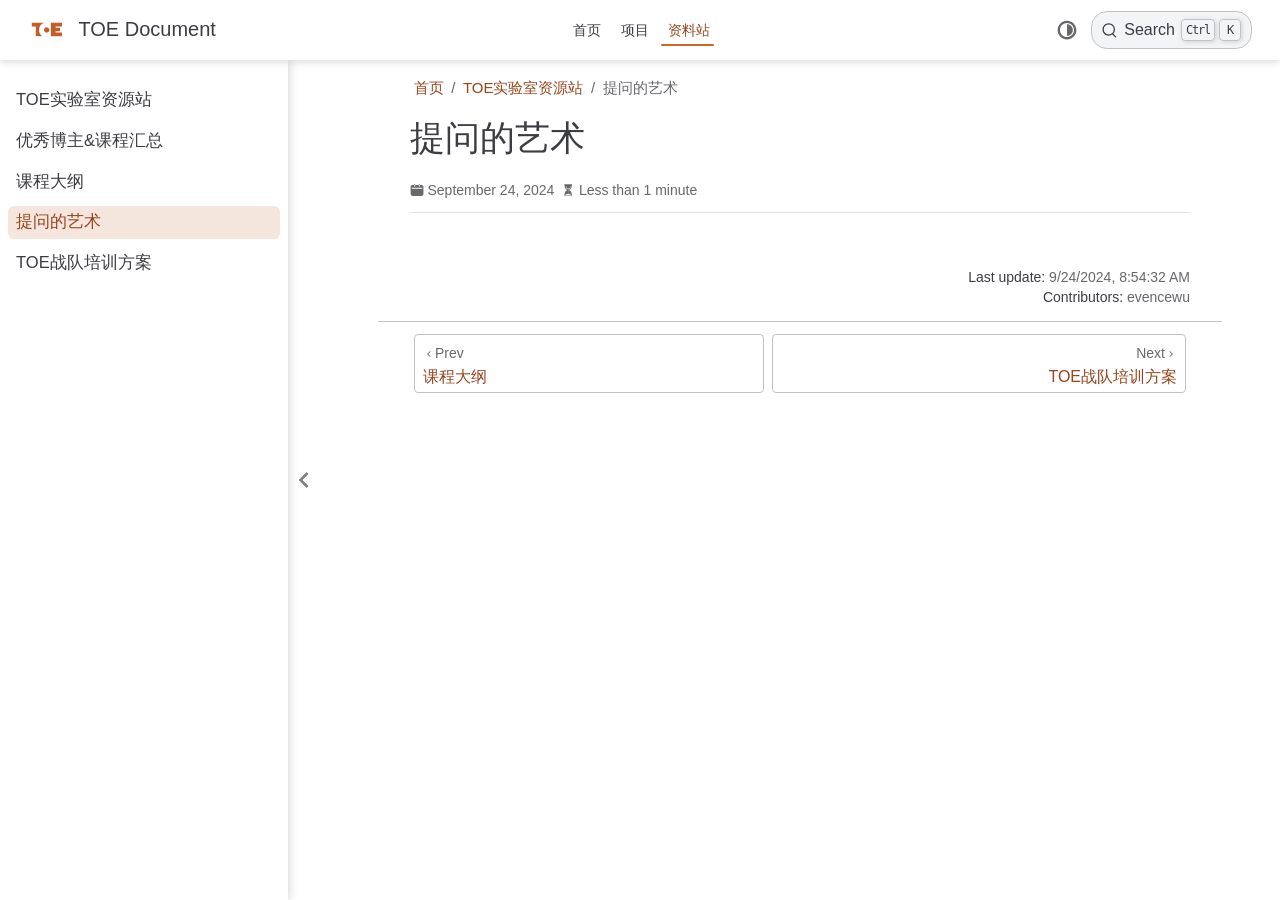
<file: learning/How_to_ask_questions.html>
<!doctype html>
<html lang="en-US" data-theme="light">
  <head>
    <meta charset="utf-8" />
    <meta name="viewport" content="width=device-width,initial-scale=1" />
    <meta name="generator" content="VuePress 2.0.0-rc.15" />
    <meta name="theme" content="VuePress Theme Hope 2.0.0-rc.56" />
    <style>
      :root {
        --vp-c-bg: #fff;
      }

      [data-theme="dark"] {
        --vp-c-bg: #1b1b1f;
      }

      html,
      body {
        background: var(--vp-c-bg);
      }
    </style>
    <script>
      const userMode = localStorage.getItem("vuepress-theme-hope-scheme");
      const systemDarkMode =
        window.matchMedia &&
        window.matchMedia("(prefers-color-scheme: dark)").matches;

      if (userMode === "dark" || (userMode !== "light" && systemDarkMode)) {
        document.documentElement.setAttribute("data-theme", "dark");
      }
    </script>
    <title>提问的艺术 | TOE Document</title><meta name="description" content="TOE 文档主页">
    <link rel="preload" href="/assets/style-CfXjPrfz.css" as="style"><link rel="stylesheet" href="/assets/style-CfXjPrfz.css">
    <link rel="modulepreload" href="/assets/app-BY2ge3hc.js"><link rel="modulepreload" href="/assets/How_to_ask_questions.html-B-2nBgrl.js"><link rel="modulepreload" href="/assets/plugin-vue_export-helper-DlAUqK2U.js">
    <link rel="prefetch" href="/assets/index.html-CUJnj4le.js" as="script"><link rel="prefetch" href="/assets/index.html-CbLvWeae.js" as="script"><link rel="prefetch" href="/assets/Summary_of_Excellent_Bloggers_and_Tutorials.html-DyZ6-J6r.js" as="script"><link rel="prefetch" href="/assets/course_outline.html-BB2z4scv.js" as="script"><link rel="prefetch" href="/assets/how_to_learn_by_youself.html-Dmhkl-8P.js" as="script"><link rel="prefetch" href="/assets/OpenSource.html-CaOvxTxh.js" as="script"><link rel="prefetch" href="/assets/index.html-DkhKJ5gj.js" as="script"><link rel="prefetch" href="/assets/404.html-BINZpwAe.js" as="script"><link rel="prefetch" href="/assets/photoswipe.esm-GXRgw7eJ.js" as="script"><link rel="prefetch" href="/assets/SearchResult-WzFQ3cwV.js" as="script">
  </head>
  <body>
    <div id="app"><!--[--><!--[--><!--[--><span tabindex="-1"></span><a href="#main-content" class="vp-skip-link sr-only">Skip to main content</a><!--]--><!--[--><div class="theme-container external-link-icon has-toc" vp-container><!--[--><header id="navbar" class="vp-navbar" vp-navbar><div class="vp-navbar-start"><button type="button" class="vp-toggle-sidebar-button" title="Toggle Sidebar"><span class="icon"></span></button><!----><!--[--><a class="route-link vp-brand" href="/" aria-label="Take me home"><img class="vp-nav-logo" src="/images/toe_logo.svg" alt><!----><span class="vp-site-name hide-in-pad">TOE Document</span></a><!--]--><!----></div><div class="vp-navbar-center"><!----><!--[--><nav class="vp-nav-links"><div class="vp-nav-item hide-in-mobile"><a class="route-link auto-link" href="/" aria-label="首页"><!--[--><FontIcon icon="flag"></FontIcon><!--]-->首页<!----></a></div><div class="vp-nav-item hide-in-mobile"><a class="route-link auto-link" href="/projects/" aria-label="项目"><!--[--><FontIcon icon="project"></FontIcon><!--]-->项目<!----></a></div><div class="vp-nav-item hide-in-mobile"><a class="route-link route-link-active auto-link" href="/learning/" aria-label="资料站"><!--[--><FontIcon icon="book"></FontIcon><!--]-->资料站<!----></a></div></nav><!--]--><!----></div><div class="vp-navbar-end"><!----><!--[--><!----><!----><div class="vp-nav-item hide-in-mobile"><button type="button" class="vp-color-mode-switch" id="color-mode-switch"><svg xmlns="http://www.w3.org/2000/svg" class="icon auto-icon" viewBox="0 0 1024 1024" fill="currentColor" aria-label="auto icon" name="auto" style="display:block;"><path d="M512 992C246.92 992 32 777.08 32 512S246.92 32 512 32s480 214.92 480 480-214.92 480-480 480zm0-840c-198.78 0-360 161.22-360 360 0 198.84 161.22 360 360 360s360-161.16 360-360c0-198.78-161.22-360-360-360zm0 660V212c165.72 0 300 134.34 300 300 0 165.72-134.28 300-300 300z"></path></svg><svg xmlns="http://www.w3.org/2000/svg" class="icon dark-icon" viewBox="0 0 1024 1024" fill="currentColor" aria-label="dark icon" name="dark" style="display:none;"><path d="M524.8 938.667h-4.267a439.893 439.893 0 0 1-313.173-134.4 446.293 446.293 0 0 1-11.093-597.334A432.213 432.213 0 0 1 366.933 90.027a42.667 42.667 0 0 1 45.227 9.386 42.667 42.667 0 0 1 10.24 42.667 358.4 358.4 0 0 0 82.773 375.893 361.387 361.387 0 0 0 376.747 82.774 42.667 42.667 0 0 1 54.187 55.04 433.493 433.493 0 0 1-99.84 154.88 438.613 438.613 0 0 1-311.467 128z"></path></svg><svg xmlns="http://www.w3.org/2000/svg" class="icon light-icon" viewBox="0 0 1024 1024" fill="currentColor" aria-label="light icon" name="light" style="display:none;"><path d="M952 552h-80a40 40 0 0 1 0-80h80a40 40 0 0 1 0 80zM801.88 280.08a41 41 0 0 1-57.96-57.96l57.96-58a41.04 41.04 0 0 1 58 58l-58 57.96zM512 752a240 240 0 1 1 0-480 240 240 0 0 1 0 480zm0-560a40 40 0 0 1-40-40V72a40 40 0 0 1 80 0v80a40 40 0 0 1-40 40zm-289.88 88.08-58-57.96a41.04 41.04 0 0 1 58-58l57.96 58a41 41 0 0 1-57.96 57.96zM192 512a40 40 0 0 1-40 40H72a40 40 0 0 1 0-80h80a40 40 0 0 1 40 40zm30.12 231.92a41 41 0 0 1 57.96 57.96l-57.96 58a41.04 41.04 0 0 1-58-58l58-57.96zM512 832a40 40 0 0 1 40 40v80a40 40 0 0 1-80 0v-80a40 40 0 0 1 40-40zm289.88-88.08 58 57.96a41.04 41.04 0 0 1-58 58l-57.96-58a41 41 0 0 1 57.96-57.96z"></path></svg></button></div><!--[--><button type="button" class="search-pro-button" aria-label="Search"><svg xmlns="http://www.w3.org/2000/svg" class="icon search-icon" viewBox="0 0 1024 1024" fill="currentColor" aria-label="search icon" name="search"><path d="M192 480a256 256 0 1 1 512 0 256 256 0 0 1-512 0m631.776 362.496-143.2-143.168A318.464 318.464 0 0 0 768 480c0-176.736-143.264-320-320-320S128 303.264 128 480s143.264 320 320 320a318.016 318.016 0 0 0 184.16-58.592l146.336 146.368c12.512 12.48 32.768 12.48 45.28 0 12.48-12.512 12.48-32.768 0-45.28"></path></svg><div class="search-pro-placeholder">Search</div><div class="search-pro-key-hints"><kbd class="search-pro-key">Ctrl</kbd><kbd class="search-pro-key">K</kbd></div></button><!--]--><!--]--><!----><button type="button" class="vp-toggle-navbar-button" aria-label="Toggle Navbar" aria-expanded="false" aria-controls="nav-screen"><span><span class="vp-top"></span><span class="vp-middle"></span><span class="vp-bottom"></span></span></button></div></header><!----><!--]--><!----><div class="toggle-sidebar-wrapper"><span class="arrow start"></span></div><aside id="sidebar" class="vp-sidebar" vp-sidebar><!----><ul class="vp-sidebar-links"><li><a class="route-link auto-link vp-sidebar-link" href="/learning/" aria-label="TOE实验室资源站"><!---->TOE实验室资源站<!----></a></li><li><a class="route-link auto-link vp-sidebar-link" href="/learning/Summary_of_Excellent_Bloggers_and_Tutorials.html" aria-label="优秀博主&amp;课程汇总"><!---->优秀博主&amp;课程汇总<!----></a></li><li><a class="route-link auto-link vp-sidebar-link" href="/learning/course_outline.html" aria-label="课程大纲"><!---->课程大纲<!----></a></li><li><a class="route-link route-link-active auto-link vp-sidebar-link active" href="/learning/How_to_ask_questions.html" aria-label="提问的艺术"><!---->提问的艺术<!----></a></li><li><a class="route-link auto-link vp-sidebar-link" href="/learning/how_to_learn_by_youself.html" aria-label="TOE战队培训方案"><!---->TOE战队培训方案<!----></a></li></ul><!----></aside><!--[--><main id="main-content" class="vp-page"><!--[--><!----><!----><nav class="vp-breadcrumb disable"></nav><div class="vp-page-title"><h1><FontIcon></FontIcon>提问的艺术</h1><div class="page-info"><AuthorInfo localizeddate="September 24, 2024" isoriginal="false" pageview="true" ispure="false"></AuthorInfo><OriginalInfo localizeddate="September 24, 2024" isoriginal="false" pageview="true" ispure="false"></OriginalInfo><DateInfo localizeddate="September 24, 2024" isoriginal="false" pageview="true" ispure="false"></DateInfo><PageViewInfo localizeddate="September 24, 2024" isoriginal="false" pageview="true" ispure="false"></PageViewInfo><ReadingTimeInfo localizeddate="September 24, 2024" isoriginal="false" pageview="true" ispure="false"></ReadingTimeInfo><CategoryInfo localizeddate="September 24, 2024" isoriginal="false" pageview="true" ispure="false"></CategoryInfo><TagInfo localizeddate="September 24, 2024" isoriginal="false" pageview="true" ispure="false"></TagInfo></div><hr></div><!----><!----><div class="theme-hope-content" vp-content><h1 id="提问的艺术" tabindex="-1"><a class="header-anchor" href="#提问的艺术"><span>提问的艺术</span></a></h1></div><!----><footer class="vp-page-meta"><!----><div class="vp-meta-item git-info"><div class="update-time"><span class="vp-meta-label">Last update: </span><span class="vp-meta-info" data-allow-mismatch="text">9/24/2024, 4:54:32 PM</span></div><div class="contributors"><span class="vp-meta-label">Contributors: </span><!--[--><!--[--><span class="vp-meta-info" title="email: evencewu@outlook.com">evencewu</span><!--]--><!--]--></div></div></footer><nav class="vp-page-nav"><a class="route-link auto-link prev" href="/learning/course_outline.html" aria-label="课程大纲"><div class="hint"><span class="arrow start"></span>Prev</div><div class="link"><FontIcon></FontIcon>课程大纲</div></a><a class="route-link auto-link next" href="/learning/how_to_learn_by_youself.html" aria-label="TOE战队培训方案"><div class="hint">Next<span class="arrow end"></span></div><div class="link">TOE战队培训方案<FontIcon></FontIcon></div></a></nav><!----><!----><!--]--></main><!--]--><!----></div><!--]--><!--]--><!--[--><!----><!----><!----><!--]--><!--]--></div>
    <script type="module" src="/assets/app-BY2ge3hc.js" defer></script>
  </body>
</html>
</file>
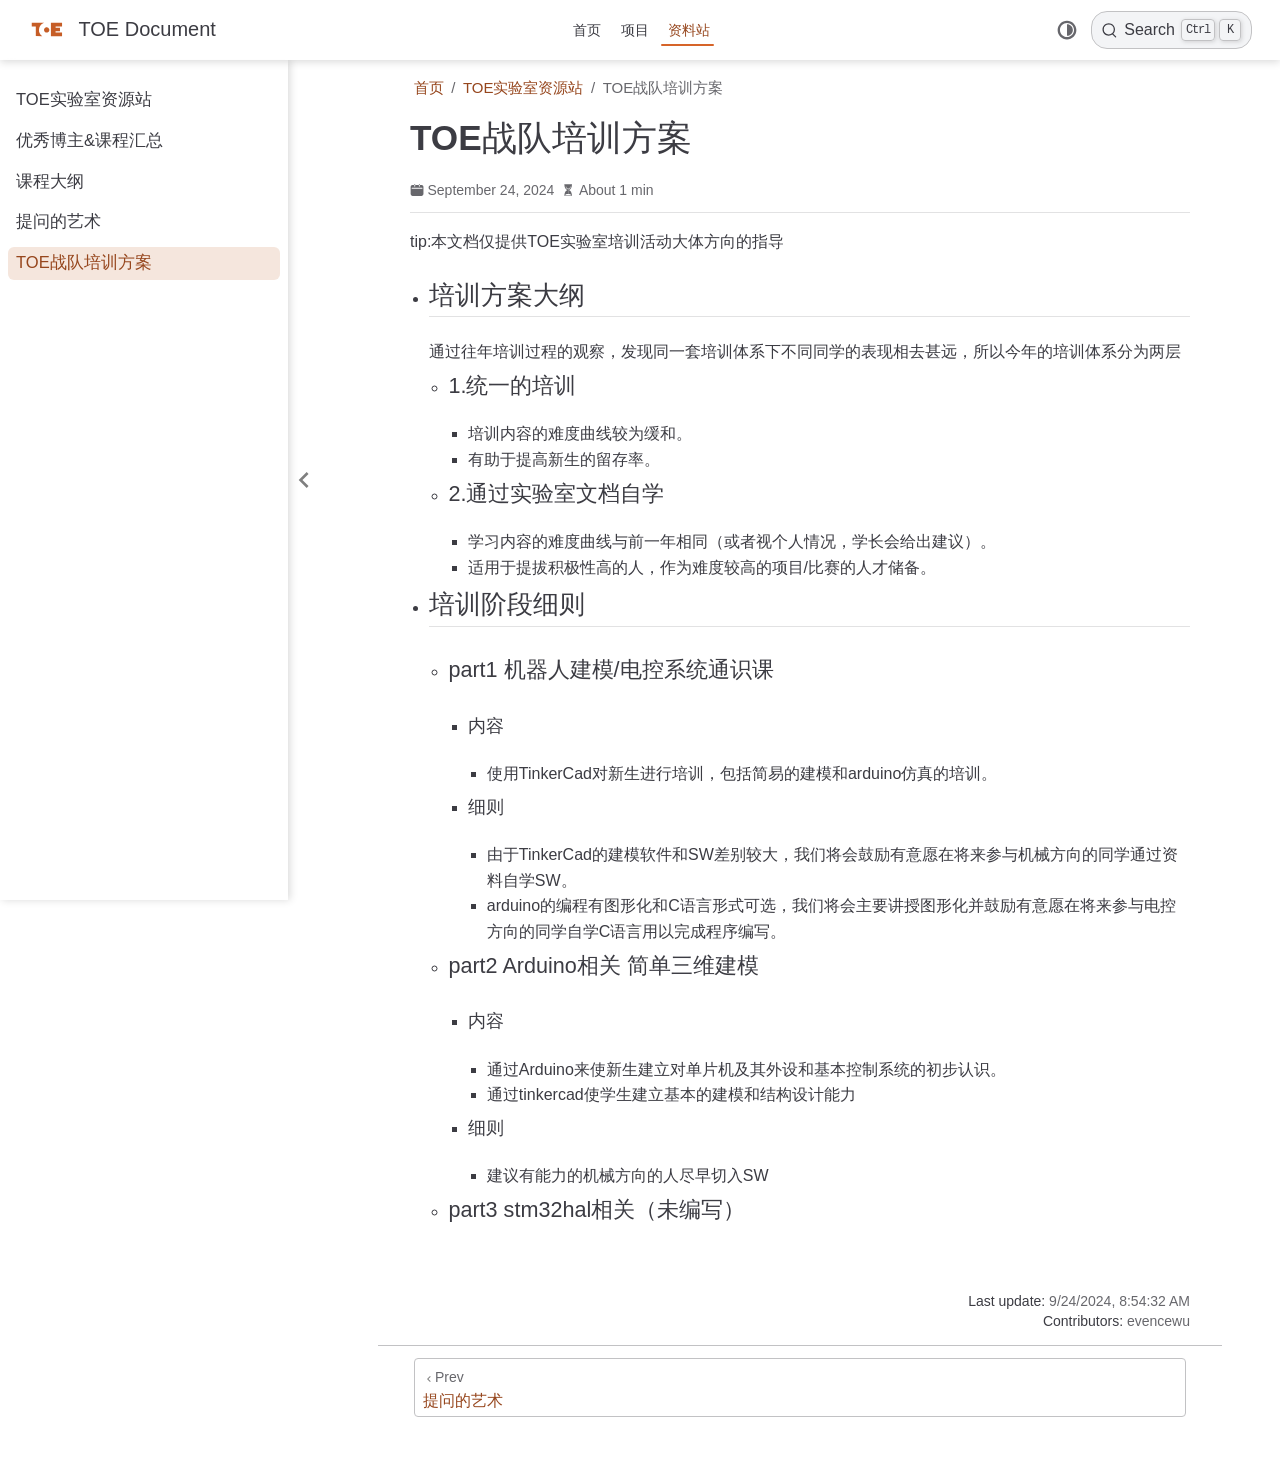
<file: learning/how_to_learn_by_youself.html>
<!doctype html>
<html lang="en-US" data-theme="light">
  <head>
    <meta charset="utf-8" />
    <meta name="viewport" content="width=device-width,initial-scale=1" />
    <meta name="generator" content="VuePress 2.0.0-rc.15" />
    <meta name="theme" content="VuePress Theme Hope 2.0.0-rc.56" />
    <style>
      :root {
        --vp-c-bg: #fff;
      }

      [data-theme="dark"] {
        --vp-c-bg: #1b1b1f;
      }

      html,
      body {
        background: var(--vp-c-bg);
      }
    </style>
    <script>
      const userMode = localStorage.getItem("vuepress-theme-hope-scheme");
      const systemDarkMode =
        window.matchMedia &&
        window.matchMedia("(prefers-color-scheme: dark)").matches;

      if (userMode === "dark" || (userMode !== "light" && systemDarkMode)) {
        document.documentElement.setAttribute("data-theme", "dark");
      }
    </script>
    <title>TOE战队培训方案 | TOE Document</title><meta name="description" content="TOE 文档主页">
    <link rel="preload" href="/assets/style-CfXjPrfz.css" as="style"><link rel="stylesheet" href="/assets/style-CfXjPrfz.css">
    <link rel="modulepreload" href="/assets/app-BY2ge3hc.js"><link rel="modulepreload" href="/assets/how_to_learn_by_youself.html-Dmhkl-8P.js"><link rel="modulepreload" href="/assets/plugin-vue_export-helper-DlAUqK2U.js">
    <link rel="prefetch" href="/assets/index.html-CUJnj4le.js" as="script"><link rel="prefetch" href="/assets/How_to_ask_questions.html-B-2nBgrl.js" as="script"><link rel="prefetch" href="/assets/index.html-CbLvWeae.js" as="script"><link rel="prefetch" href="/assets/Summary_of_Excellent_Bloggers_and_Tutorials.html-DyZ6-J6r.js" as="script"><link rel="prefetch" href="/assets/course_outline.html-BB2z4scv.js" as="script"><link rel="prefetch" href="/assets/OpenSource.html-CaOvxTxh.js" as="script"><link rel="prefetch" href="/assets/index.html-DkhKJ5gj.js" as="script"><link rel="prefetch" href="/assets/404.html-BINZpwAe.js" as="script"><link rel="prefetch" href="/assets/photoswipe.esm-GXRgw7eJ.js" as="script"><link rel="prefetch" href="/assets/SearchResult-WzFQ3cwV.js" as="script">
  </head>
  <body>
    <div id="app"><!--[--><!--[--><!--[--><span tabindex="-1"></span><a href="#main-content" class="vp-skip-link sr-only">Skip to main content</a><!--]--><!--[--><div class="theme-container external-link-icon has-toc" vp-container><!--[--><header id="navbar" class="vp-navbar" vp-navbar><div class="vp-navbar-start"><button type="button" class="vp-toggle-sidebar-button" title="Toggle Sidebar"><span class="icon"></span></button><!----><!--[--><a class="route-link vp-brand" href="/" aria-label="Take me home"><img class="vp-nav-logo" src="/images/toe_logo.svg" alt><!----><span class="vp-site-name hide-in-pad">TOE Document</span></a><!--]--><!----></div><div class="vp-navbar-center"><!----><!--[--><nav class="vp-nav-links"><div class="vp-nav-item hide-in-mobile"><a class="route-link auto-link" href="/" aria-label="首页"><!--[--><FontIcon icon="flag"></FontIcon><!--]-->首页<!----></a></div><div class="vp-nav-item hide-in-mobile"><a class="route-link auto-link" href="/projects/" aria-label="项目"><!--[--><FontIcon icon="project"></FontIcon><!--]-->项目<!----></a></div><div class="vp-nav-item hide-in-mobile"><a class="route-link route-link-active auto-link" href="/learning/" aria-label="资料站"><!--[--><FontIcon icon="book"></FontIcon><!--]-->资料站<!----></a></div></nav><!--]--><!----></div><div class="vp-navbar-end"><!----><!--[--><!----><!----><div class="vp-nav-item hide-in-mobile"><button type="button" class="vp-color-mode-switch" id="color-mode-switch"><svg xmlns="http://www.w3.org/2000/svg" class="icon auto-icon" viewBox="0 0 1024 1024" fill="currentColor" aria-label="auto icon" name="auto" style="display:block;"><path d="M512 992C246.92 992 32 777.08 32 512S246.92 32 512 32s480 214.92 480 480-214.92 480-480 480zm0-840c-198.78 0-360 161.22-360 360 0 198.84 161.22 360 360 360s360-161.16 360-360c0-198.78-161.22-360-360-360zm0 660V212c165.72 0 300 134.34 300 300 0 165.72-134.28 300-300 300z"></path></svg><svg xmlns="http://www.w3.org/2000/svg" class="icon dark-icon" viewBox="0 0 1024 1024" fill="currentColor" aria-label="dark icon" name="dark" style="display:none;"><path d="M524.8 938.667h-4.267a439.893 439.893 0 0 1-313.173-134.4 446.293 446.293 0 0 1-11.093-597.334A432.213 432.213 0 0 1 366.933 90.027a42.667 42.667 0 0 1 45.227 9.386 42.667 42.667 0 0 1 10.24 42.667 358.4 358.4 0 0 0 82.773 375.893 361.387 361.387 0 0 0 376.747 82.774 42.667 42.667 0 0 1 54.187 55.04 433.493 433.493 0 0 1-99.84 154.88 438.613 438.613 0 0 1-311.467 128z"></path></svg><svg xmlns="http://www.w3.org/2000/svg" class="icon light-icon" viewBox="0 0 1024 1024" fill="currentColor" aria-label="light icon" name="light" style="display:none;"><path d="M952 552h-80a40 40 0 0 1 0-80h80a40 40 0 0 1 0 80zM801.88 280.08a41 41 0 0 1-57.96-57.96l57.96-58a41.04 41.04 0 0 1 58 58l-58 57.96zM512 752a240 240 0 1 1 0-480 240 240 0 0 1 0 480zm0-560a40 40 0 0 1-40-40V72a40 40 0 0 1 80 0v80a40 40 0 0 1-40 40zm-289.88 88.08-58-57.96a41.04 41.04 0 0 1 58-58l57.96 58a41 41 0 0 1-57.96 57.96zM192 512a40 40 0 0 1-40 40H72a40 40 0 0 1 0-80h80a40 40 0 0 1 40 40zm30.12 231.92a41 41 0 0 1 57.96 57.96l-57.96 58a41.04 41.04 0 0 1-58-58l58-57.96zM512 832a40 40 0 0 1 40 40v80a40 40 0 0 1-80 0v-80a40 40 0 0 1 40-40zm289.88-88.08 58 57.96a41.04 41.04 0 0 1-58 58l-57.96-58a41 41 0 0 1 57.96-57.96z"></path></svg></button></div><!--[--><button type="button" class="search-pro-button" aria-label="Search"><svg xmlns="http://www.w3.org/2000/svg" class="icon search-icon" viewBox="0 0 1024 1024" fill="currentColor" aria-label="search icon" name="search"><path d="M192 480a256 256 0 1 1 512 0 256 256 0 0 1-512 0m631.776 362.496-143.2-143.168A318.464 318.464 0 0 0 768 480c0-176.736-143.264-320-320-320S128 303.264 128 480s143.264 320 320 320a318.016 318.016 0 0 0 184.16-58.592l146.336 146.368c12.512 12.48 32.768 12.48 45.28 0 12.48-12.512 12.48-32.768 0-45.28"></path></svg><div class="search-pro-placeholder">Search</div><div class="search-pro-key-hints"><kbd class="search-pro-key">Ctrl</kbd><kbd class="search-pro-key">K</kbd></div></button><!--]--><!--]--><!----><button type="button" class="vp-toggle-navbar-button" aria-label="Toggle Navbar" aria-expanded="false" aria-controls="nav-screen"><span><span class="vp-top"></span><span class="vp-middle"></span><span class="vp-bottom"></span></span></button></div></header><!----><!--]--><!----><div class="toggle-sidebar-wrapper"><span class="arrow start"></span></div><aside id="sidebar" class="vp-sidebar" vp-sidebar><!----><ul class="vp-sidebar-links"><li><a class="route-link auto-link vp-sidebar-link" href="/learning/" aria-label="TOE实验室资源站"><!---->TOE实验室资源站<!----></a></li><li><a class="route-link auto-link vp-sidebar-link" href="/learning/Summary_of_Excellent_Bloggers_and_Tutorials.html" aria-label="优秀博主&amp;课程汇总"><!---->优秀博主&amp;课程汇总<!----></a></li><li><a class="route-link auto-link vp-sidebar-link" href="/learning/course_outline.html" aria-label="课程大纲"><!---->课程大纲<!----></a></li><li><a class="route-link auto-link vp-sidebar-link" href="/learning/How_to_ask_questions.html" aria-label="提问的艺术"><!---->提问的艺术<!----></a></li><li><a class="route-link route-link-active auto-link vp-sidebar-link active" href="/learning/how_to_learn_by_youself.html" aria-label="TOE战队培训方案"><!---->TOE战队培训方案<!----></a></li></ul><!----></aside><!--[--><main id="main-content" class="vp-page"><!--[--><!----><!----><nav class="vp-breadcrumb disable"></nav><div class="vp-page-title"><h1><FontIcon></FontIcon>TOE战队培训方案</h1><div class="page-info"><AuthorInfo localizeddate="September 24, 2024" isoriginal="false" pageview="true" ispure="false"></AuthorInfo><OriginalInfo localizeddate="September 24, 2024" isoriginal="false" pageview="true" ispure="false"></OriginalInfo><DateInfo localizeddate="September 24, 2024" isoriginal="false" pageview="true" ispure="false"></DateInfo><PageViewInfo localizeddate="September 24, 2024" isoriginal="false" pageview="true" ispure="false"></PageViewInfo><ReadingTimeInfo localizeddate="September 24, 2024" isoriginal="false" pageview="true" ispure="false"></ReadingTimeInfo><CategoryInfo localizeddate="September 24, 2024" isoriginal="false" pageview="true" ispure="false"></CategoryInfo><TagInfo localizeddate="September 24, 2024" isoriginal="false" pageview="true" ispure="false"></TagInfo></div><hr></div><!----><!----><div class="theme-hope-content" vp-content><h1 id="toe战队培训方案" tabindex="-1"><a class="header-anchor" href="#toe战队培训方案"><span>TOE战队培训方案</span></a></h1><p>tip:本文档仅提供TOE实验室培训活动大体方向的指导</p><ul><li><h2 id="培训方案大纲" tabindex="-1"><a class="header-anchor" href="#培训方案大纲"><span>培训方案大纲</span></a></h2> 通过往年培训过程的观察，发现同一套培训体系下不同同学的表现相去甚远，所以今年的培训体系分为两层 <ul><li><h3 id="_1-统一的培训" tabindex="-1"><a class="header-anchor" href="#_1-统一的培训"><span>1.统一的培训</span></a></h3><ul><li>培训内容的难度曲线较为缓和。</li><li>有助于提高新生的留存率。</li></ul></li><li><h3 id="_2-通过实验室文档自学" tabindex="-1"><a class="header-anchor" href="#_2-通过实验室文档自学"><span>2.通过实验室文档自学</span></a></h3><ul><li>学习内容的难度曲线与前一年相同（或者视个人情况，学长会给出建议）。</li><li>适用于提拔积极性高的人，作为难度较高的项目/比赛的人才储备。</li></ul></li></ul></li><li><h2 id="培训阶段细则" tabindex="-1"><a class="header-anchor" href="#培训阶段细则"><span>培训阶段细则</span></a></h2><ul><li><h3 id="part1-机器人建模-电控系统通识课" tabindex="-1"><a class="header-anchor" href="#part1-机器人建模-电控系统通识课"><span>part1 机器人建模/电控系统通识课</span></a></h3><ul><li><h4 id="内容" tabindex="-1"><a class="header-anchor" href="#内容"><span>内容</span></a></h4><ul><li>使用TinkerCad对新生进行培训，包括简易的建模和arduino仿真的培训。</li></ul></li><li><h4 id="细则" tabindex="-1"><a class="header-anchor" href="#细则"><span>细则</span></a></h4><ul><li>由于TinkerCad的建模软件和SW差别较大，我们将会鼓励有意愿在将来参与机械方向的同学通过资料自学SW。</li><li>arduino的编程有图形化和C语言形式可选，我们将会主要讲授图形化并鼓励有意愿在将来参与电控方向的同学自学C语言用以完成程序编写。</li></ul></li></ul></li><li><h3 id="part2-arduino相关-简单三维建模" tabindex="-1"><a class="header-anchor" href="#part2-arduino相关-简单三维建模"><span>part2 Arduino相关 简单三维建模</span></a></h3><ul><li><h4 id="内容-1" tabindex="-1"><a class="header-anchor" href="#内容-1"><span>内容</span></a></h4><ul><li>通过Arduino来使新生建立对单片机及其外设和基本控制系统的初步认识。</li><li>通过tinkercad使学生建立基本的建模和结构设计能力</li></ul></li><li><h4 id="细则-1" tabindex="-1"><a class="header-anchor" href="#细则-1"><span>细则</span></a></h4><ul><li>建议有能力的机械方向的人尽早切入SW</li></ul></li></ul></li><li><h3 id="part3-stm32hal相关-未编写" tabindex="-1"><a class="header-anchor" href="#part3-stm32hal相关-未编写"><span>part3 stm32hal相关（未编写）</span></a></h3></li></ul></li></ul></div><!----><footer class="vp-page-meta"><!----><div class="vp-meta-item git-info"><div class="update-time"><span class="vp-meta-label">Last update: </span><span class="vp-meta-info" data-allow-mismatch="text">9/24/2024, 4:54:32 PM</span></div><div class="contributors"><span class="vp-meta-label">Contributors: </span><!--[--><!--[--><span class="vp-meta-info" title="email: evencewu@outlook.com">evencewu</span><!--]--><!--]--></div></div></footer><nav class="vp-page-nav"><a class="route-link auto-link prev" href="/learning/How_to_ask_questions.html" aria-label="提问的艺术"><div class="hint"><span class="arrow start"></span>Prev</div><div class="link"><FontIcon></FontIcon>提问的艺术</div></a><!----></nav><!----><!----><!--]--></main><!--]--><!----></div><!--]--><!--]--><!--[--><!----><!----><!----><!--]--><!--]--></div>
    <script type="module" src="/assets/app-BY2ge3hc.js" defer></script>
  </body>
</html>
</file>
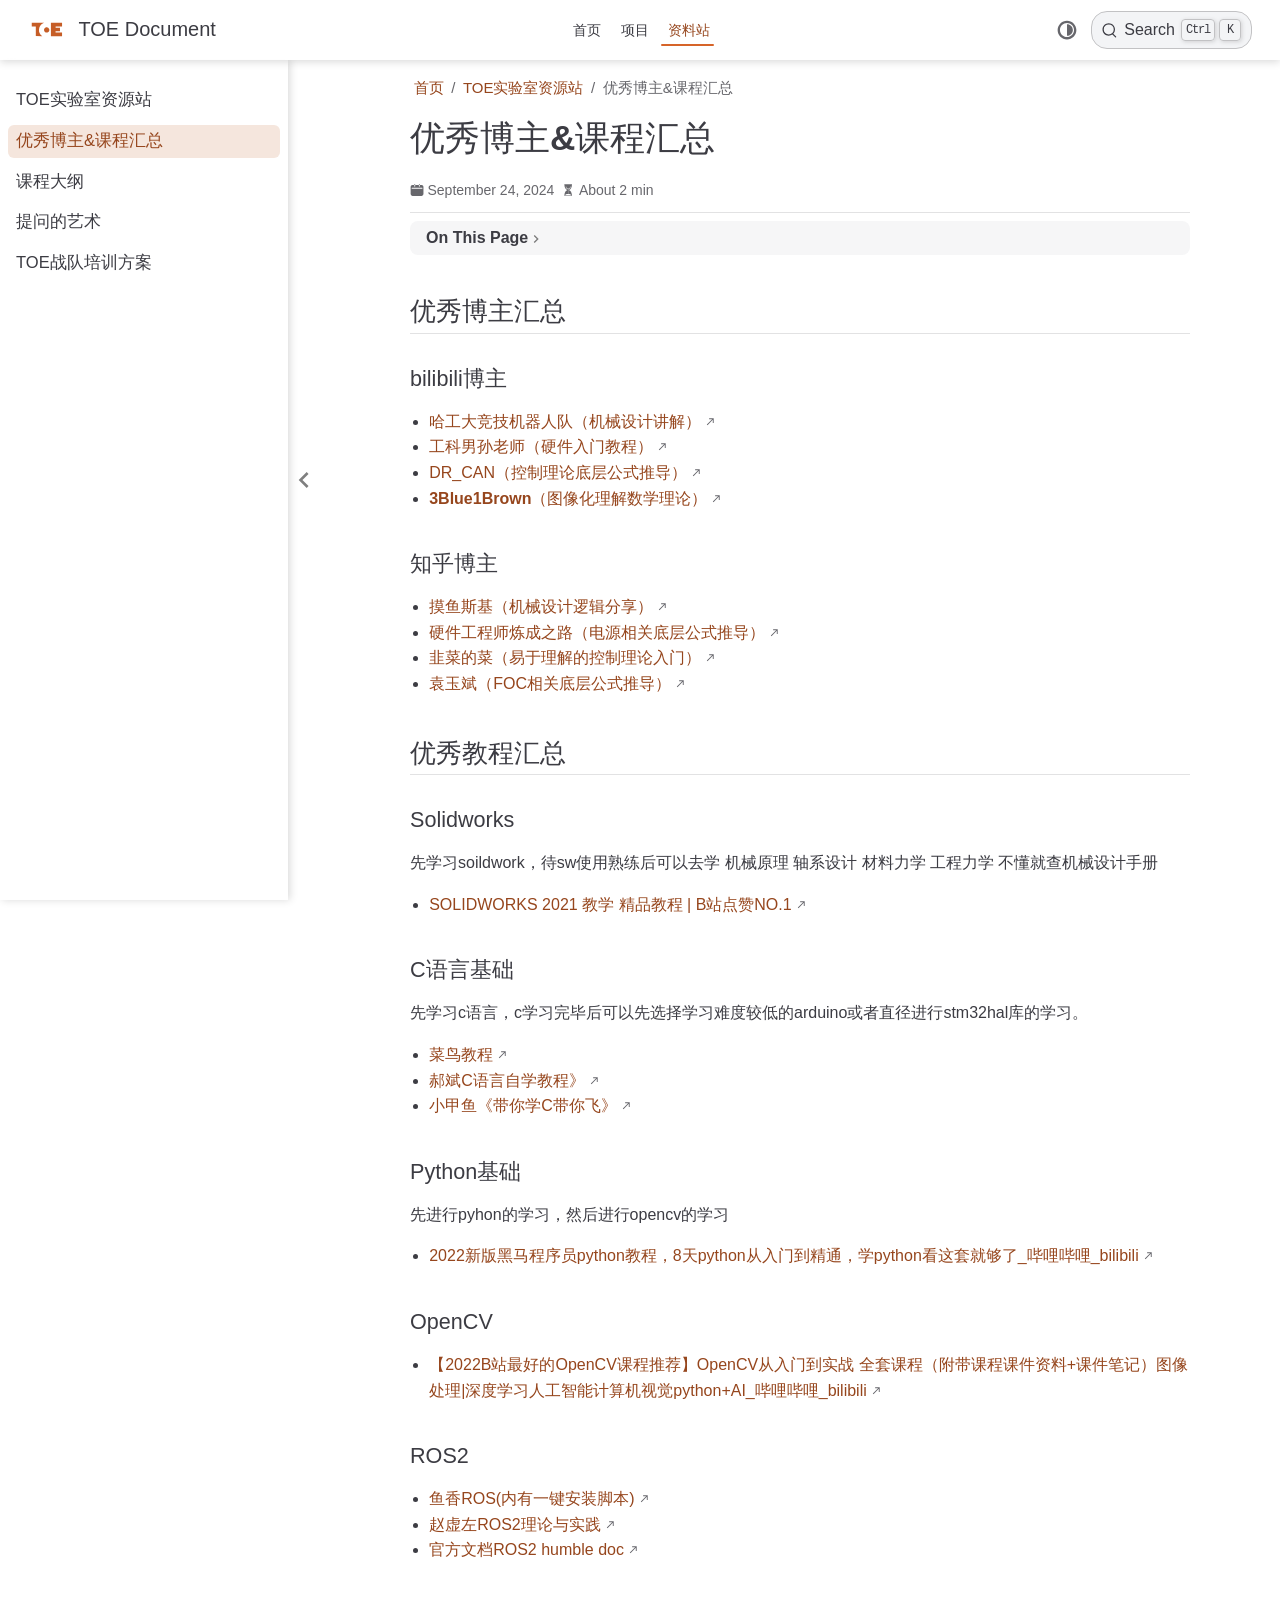
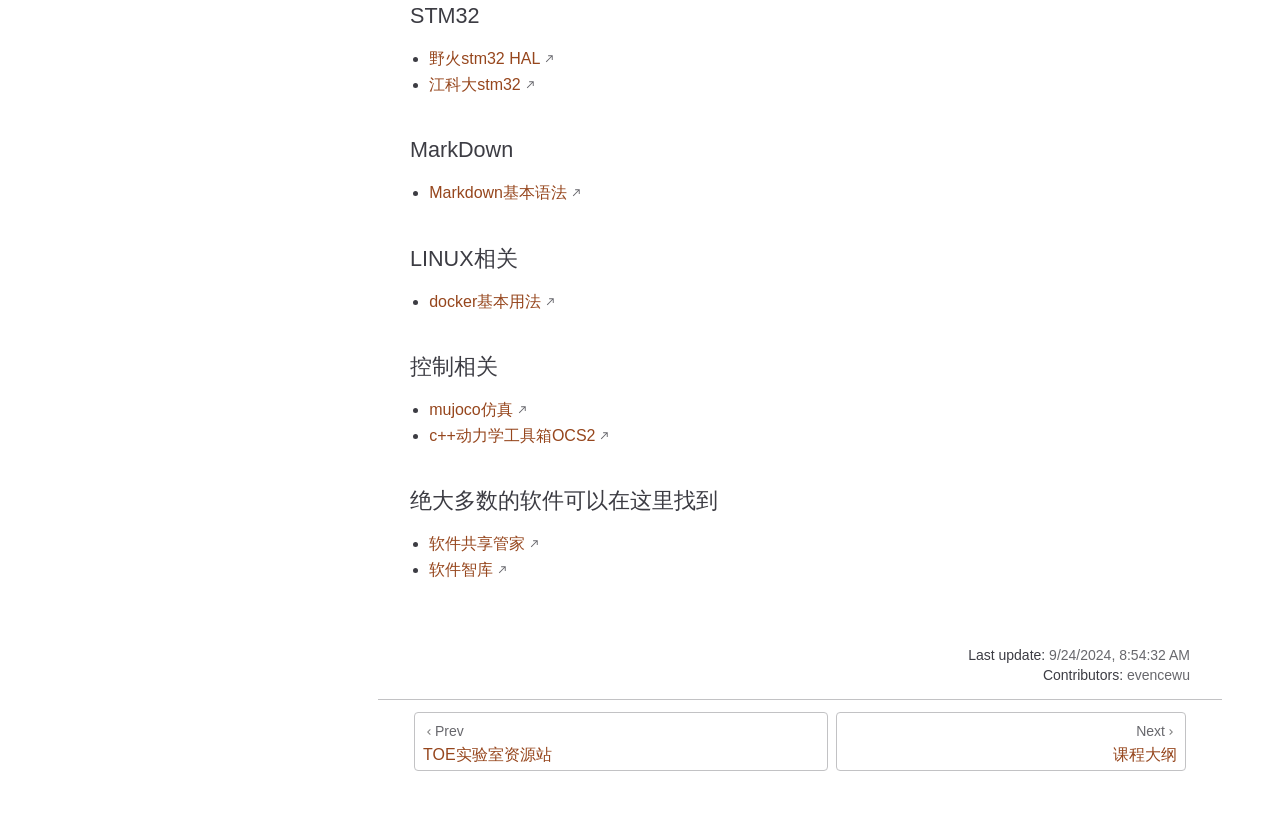
<file: learning/Summary_of_Excellent_Bloggers_and_Tutorials.html>
<!doctype html>
<html lang="en-US" data-theme="light">
  <head>
    <meta charset="utf-8" />
    <meta name="viewport" content="width=device-width,initial-scale=1" />
    <meta name="generator" content="VuePress 2.0.0-rc.15" />
    <meta name="theme" content="VuePress Theme Hope 2.0.0-rc.56" />
    <style>
      :root {
        --vp-c-bg: #fff;
      }

      [data-theme="dark"] {
        --vp-c-bg: #1b1b1f;
      }

      html,
      body {
        background: var(--vp-c-bg);
      }
    </style>
    <script>
      const userMode = localStorage.getItem("vuepress-theme-hope-scheme");
      const systemDarkMode =
        window.matchMedia &&
        window.matchMedia("(prefers-color-scheme: dark)").matches;

      if (userMode === "dark" || (userMode !== "light" && systemDarkMode)) {
        document.documentElement.setAttribute("data-theme", "dark");
      }
    </script>
    <title>优秀博主&课程汇总 | TOE Document</title><meta name="description" content="TOE 文档主页">
    <link rel="preload" href="/assets/style-CfXjPrfz.css" as="style"><link rel="stylesheet" href="/assets/style-CfXjPrfz.css">
    <link rel="modulepreload" href="/assets/app-BY2ge3hc.js"><link rel="modulepreload" href="/assets/Summary_of_Excellent_Bloggers_and_Tutorials.html-DyZ6-J6r.js"><link rel="modulepreload" href="/assets/plugin-vue_export-helper-DlAUqK2U.js">
    <link rel="prefetch" href="/assets/index.html-CUJnj4le.js" as="script"><link rel="prefetch" href="/assets/How_to_ask_questions.html-B-2nBgrl.js" as="script"><link rel="prefetch" href="/assets/index.html-CbLvWeae.js" as="script"><link rel="prefetch" href="/assets/course_outline.html-BB2z4scv.js" as="script"><link rel="prefetch" href="/assets/how_to_learn_by_youself.html-Dmhkl-8P.js" as="script"><link rel="prefetch" href="/assets/OpenSource.html-CaOvxTxh.js" as="script"><link rel="prefetch" href="/assets/index.html-DkhKJ5gj.js" as="script"><link rel="prefetch" href="/assets/404.html-BINZpwAe.js" as="script"><link rel="prefetch" href="/assets/photoswipe.esm-GXRgw7eJ.js" as="script"><link rel="prefetch" href="/assets/SearchResult-WzFQ3cwV.js" as="script">
  </head>
  <body>
    <div id="app"><!--[--><!--[--><!--[--><span tabindex="-1"></span><a href="#main-content" class="vp-skip-link sr-only">Skip to main content</a><!--]--><!--[--><div class="theme-container external-link-icon has-toc" vp-container><!--[--><header id="navbar" class="vp-navbar" vp-navbar><div class="vp-navbar-start"><button type="button" class="vp-toggle-sidebar-button" title="Toggle Sidebar"><span class="icon"></span></button><!----><!--[--><a class="route-link vp-brand" href="/" aria-label="Take me home"><img class="vp-nav-logo" src="/images/toe_logo.svg" alt><!----><span class="vp-site-name hide-in-pad">TOE Document</span></a><!--]--><!----></div><div class="vp-navbar-center"><!----><!--[--><nav class="vp-nav-links"><div class="vp-nav-item hide-in-mobile"><a class="route-link auto-link" href="/" aria-label="首页"><!--[--><FontIcon icon="flag"></FontIcon><!--]-->首页<!----></a></div><div class="vp-nav-item hide-in-mobile"><a class="route-link auto-link" href="/projects/" aria-label="项目"><!--[--><FontIcon icon="project"></FontIcon><!--]-->项目<!----></a></div><div class="vp-nav-item hide-in-mobile"><a class="route-link route-link-active auto-link" href="/learning/" aria-label="资料站"><!--[--><FontIcon icon="book"></FontIcon><!--]-->资料站<!----></a></div></nav><!--]--><!----></div><div class="vp-navbar-end"><!----><!--[--><!----><!----><div class="vp-nav-item hide-in-mobile"><button type="button" class="vp-color-mode-switch" id="color-mode-switch"><svg xmlns="http://www.w3.org/2000/svg" class="icon auto-icon" viewBox="0 0 1024 1024" fill="currentColor" aria-label="auto icon" name="auto" style="display:block;"><path d="M512 992C246.92 992 32 777.08 32 512S246.92 32 512 32s480 214.92 480 480-214.92 480-480 480zm0-840c-198.78 0-360 161.22-360 360 0 198.84 161.22 360 360 360s360-161.16 360-360c0-198.78-161.22-360-360-360zm0 660V212c165.72 0 300 134.34 300 300 0 165.72-134.28 300-300 300z"></path></svg><svg xmlns="http://www.w3.org/2000/svg" class="icon dark-icon" viewBox="0 0 1024 1024" fill="currentColor" aria-label="dark icon" name="dark" style="display:none;"><path d="M524.8 938.667h-4.267a439.893 439.893 0 0 1-313.173-134.4 446.293 446.293 0 0 1-11.093-597.334A432.213 432.213 0 0 1 366.933 90.027a42.667 42.667 0 0 1 45.227 9.386 42.667 42.667 0 0 1 10.24 42.667 358.4 358.4 0 0 0 82.773 375.893 361.387 361.387 0 0 0 376.747 82.774 42.667 42.667 0 0 1 54.187 55.04 433.493 433.493 0 0 1-99.84 154.88 438.613 438.613 0 0 1-311.467 128z"></path></svg><svg xmlns="http://www.w3.org/2000/svg" class="icon light-icon" viewBox="0 0 1024 1024" fill="currentColor" aria-label="light icon" name="light" style="display:none;"><path d="M952 552h-80a40 40 0 0 1 0-80h80a40 40 0 0 1 0 80zM801.88 280.08a41 41 0 0 1-57.96-57.96l57.96-58a41.04 41.04 0 0 1 58 58l-58 57.96zM512 752a240 240 0 1 1 0-480 240 240 0 0 1 0 480zm0-560a40 40 0 0 1-40-40V72a40 40 0 0 1 80 0v80a40 40 0 0 1-40 40zm-289.88 88.08-58-57.96a41.04 41.04 0 0 1 58-58l57.96 58a41 41 0 0 1-57.96 57.96zM192 512a40 40 0 0 1-40 40H72a40 40 0 0 1 0-80h80a40 40 0 0 1 40 40zm30.12 231.92a41 41 0 0 1 57.96 57.96l-57.96 58a41.04 41.04 0 0 1-58-58l58-57.96zM512 832a40 40 0 0 1 40 40v80a40 40 0 0 1-80 0v-80a40 40 0 0 1 40-40zm289.88-88.08 58 57.96a41.04 41.04 0 0 1-58 58l-57.96-58a41 41 0 0 1 57.96-57.96z"></path></svg></button></div><!--[--><button type="button" class="search-pro-button" aria-label="Search"><svg xmlns="http://www.w3.org/2000/svg" class="icon search-icon" viewBox="0 0 1024 1024" fill="currentColor" aria-label="search icon" name="search"><path d="M192 480a256 256 0 1 1 512 0 256 256 0 0 1-512 0m631.776 362.496-143.2-143.168A318.464 318.464 0 0 0 768 480c0-176.736-143.264-320-320-320S128 303.264 128 480s143.264 320 320 320a318.016 318.016 0 0 0 184.16-58.592l146.336 146.368c12.512 12.48 32.768 12.48 45.28 0 12.48-12.512 12.48-32.768 0-45.28"></path></svg><div class="search-pro-placeholder">Search</div><div class="search-pro-key-hints"><kbd class="search-pro-key">Ctrl</kbd><kbd class="search-pro-key">K</kbd></div></button><!--]--><!--]--><!----><button type="button" class="vp-toggle-navbar-button" aria-label="Toggle Navbar" aria-expanded="false" aria-controls="nav-screen"><span><span class="vp-top"></span><span class="vp-middle"></span><span class="vp-bottom"></span></span></button></div></header><!----><!--]--><!----><div class="toggle-sidebar-wrapper"><span class="arrow start"></span></div><aside id="sidebar" class="vp-sidebar" vp-sidebar><!----><ul class="vp-sidebar-links"><li><a class="route-link auto-link vp-sidebar-link" href="/learning/" aria-label="TOE实验室资源站"><!---->TOE实验室资源站<!----></a></li><li><a class="route-link route-link-active auto-link vp-sidebar-link active" href="/learning/Summary_of_Excellent_Bloggers_and_Tutorials.html" aria-label="优秀博主&amp;课程汇总"><!---->优秀博主&amp;课程汇总<!----></a></li><li><a class="route-link auto-link vp-sidebar-link" href="/learning/course_outline.html" aria-label="课程大纲"><!---->课程大纲<!----></a></li><li><a class="route-link auto-link vp-sidebar-link" href="/learning/How_to_ask_questions.html" aria-label="提问的艺术"><!---->提问的艺术<!----></a></li><li><a class="route-link auto-link vp-sidebar-link" href="/learning/how_to_learn_by_youself.html" aria-label="TOE战队培训方案"><!---->TOE战队培训方案<!----></a></li></ul><!----></aside><!--[--><main id="main-content" class="vp-page"><!--[--><!----><!----><nav class="vp-breadcrumb disable"></nav><div class="vp-page-title"><h1><FontIcon></FontIcon>优秀博主&amp;课程汇总</h1><div class="page-info"><AuthorInfo localizeddate="September 24, 2024" isoriginal="false" pageview="true" ispure="false"></AuthorInfo><OriginalInfo localizeddate="September 24, 2024" isoriginal="false" pageview="true" ispure="false"></OriginalInfo><DateInfo localizeddate="September 24, 2024" isoriginal="false" pageview="true" ispure="false"></DateInfo><PageViewInfo localizeddate="September 24, 2024" isoriginal="false" pageview="true" ispure="false"></PageViewInfo><ReadingTimeInfo localizeddate="September 24, 2024" isoriginal="false" pageview="true" ispure="false"></ReadingTimeInfo><CategoryInfo localizeddate="September 24, 2024" isoriginal="false" pageview="true" ispure="false"></CategoryInfo><TagInfo localizeddate="September 24, 2024" isoriginal="false" pageview="true" ispure="false"></TagInfo></div><hr></div><div class="vp-toc-placeholder"><aside id="toc"><!----><div class="vp-toc-header">On This Page<button type="button" class="print-button" title="Print"><svg xmlns="http://www.w3.org/2000/svg" class="icon print-icon" viewBox="0 0 1024 1024" fill="currentColor" aria-label="print icon" name="print"><path d="M819.2 364.8h-44.8V128c0-17.067-14.933-32-32-32H281.6c-17.067 0-32 14.933-32 32v236.8h-44.8C145.067 364.8 96 413.867 96 473.6v192c0 59.733 49.067 108.8 108.8 108.8h44.8V896c0 17.067 14.933 32 32 32h460.8c17.067 0 32-14.933 32-32V774.4h44.8c59.733 0 108.8-49.067 108.8-108.8v-192c0-59.733-49.067-108.8-108.8-108.8zM313.6 160h396.8v204.8H313.6V160zm396.8 704H313.6V620.8h396.8V864zM864 665.6c0 25.6-19.2 44.8-44.8 44.8h-44.8V588.8c0-17.067-14.933-32-32-32H281.6c-17.067 0-32 14.933-32 32v121.6h-44.8c-25.6 0-44.8-19.2-44.8-44.8v-192c0-25.6 19.2-44.8 44.8-44.8h614.4c25.6 0 44.8 19.2 44.8 44.8v192z"></path></svg></button><div class="arrow end"></div></div><div class="vp-toc-wrapper"><ul class="vp-toc-list"><!--[--><li class="vp-toc-item"><a class="route-link vp-toc-link level2" href="#优秀博主汇总">优秀博主汇总</a></li><li><ul class="vp-toc-list"><!--[--><li class="vp-toc-item"><a class="route-link vp-toc-link level3" href="#bilibili博主">bilibili博主</a></li><!----><!--]--><!--[--><li class="vp-toc-item"><a class="route-link vp-toc-link level3" href="#知乎博主">知乎博主</a></li><!----><!--]--></ul></li><!--]--><!--[--><li class="vp-toc-item"><a class="route-link vp-toc-link level2" href="#优秀教程汇总">优秀教程汇总</a></li><li><ul class="vp-toc-list"><!--[--><li class="vp-toc-item"><a class="route-link vp-toc-link level3" href="#solidworks">Solidworks</a></li><!----><!--]--><!--[--><li class="vp-toc-item"><a class="route-link vp-toc-link level3" href="#c语言基础">C语言基础</a></li><!----><!--]--><!--[--><li class="vp-toc-item"><a class="route-link vp-toc-link level3" href="#python基础">Python基础</a></li><!----><!--]--><!--[--><li class="vp-toc-item"><a class="route-link vp-toc-link level3" href="#opencv">OpenCV</a></li><!----><!--]--><!--[--><li class="vp-toc-item"><a class="route-link vp-toc-link level3" href="#ros2">ROS2</a></li><!----><!--]--><!--[--><li class="vp-toc-item"><a class="route-link vp-toc-link level3" href="#stm32">STM32</a></li><!----><!--]--><!--[--><li class="vp-toc-item"><a class="route-link vp-toc-link level3" href="#markdown">MarkDown</a></li><!----><!--]--><!--[--><li class="vp-toc-item"><a class="route-link vp-toc-link level3" href="#linux相关">LINUX相关</a></li><!----><!--]--><!--[--><li class="vp-toc-item"><a class="route-link vp-toc-link level3" href="#控制相关">控制相关</a></li><!----><!--]--><!--[--><li class="vp-toc-item"><a class="route-link vp-toc-link level3" href="#绝大多数的软件可以在这里找到">绝大多数的软件可以在这里找到</a></li><!----><!--]--></ul></li><!--]--></ul><div class="vp-toc-marker" style="top:-1.7rem;"></div></div><!----></aside></div><!----><div class="theme-hope-content" vp-content><h1 id="优秀博主-课程汇总" tabindex="-1"><a class="header-anchor" href="#优秀博主-课程汇总"><span>优秀博主&amp;课程汇总</span></a></h1><h2 id="优秀博主汇总" tabindex="-1"><a class="header-anchor" href="#优秀博主汇总"><span>优秀博主汇总</span></a></h2><h3 id="bilibili博主" tabindex="-1"><a class="header-anchor" href="#bilibili博主"><span>bilibili博主</span></a></h3><ul><li><a href="https://space.bilibili.com/46946247/channel/collectiondetail?sid=547850" target="_blank" rel="noopener noreferrer"><strong>哈工大竞技机器人队</strong>（机械设计讲解）</a></li><li><a href="https://space.bilibili.com/43584648?spm_id_from=333.337.0.0" target="_blank" rel="noopener noreferrer">工科男孙老师（硬件入门教程）</a></li><li><a href="https://space.bilibili.com/230105574?spm_id_from=333.337.search-card.all.click" target="_blank" rel="noopener noreferrer">DR_CAN（控制理论底层公式推导）</a></li><li><a href="https://space.bilibili.com/88461692?spm_id_from=333.337.0.0" target="_blank" rel="noopener noreferrer"><strong>3Blue1Brown</strong>（图像化理解数学理论）</a></li></ul><h3 id="知乎博主" tabindex="-1"><a class="header-anchor" href="#知乎博主"><span>知乎博主</span></a></h3><ul><li><a href="https://www.zhihu.com/people/jin-zi-xu-66/posts" target="_blank" rel="noopener noreferrer">摸鱼斯基（机械设计逻辑分享）</a></li><li><a href="https://www.zhihu.com/people/ying-jian-gong-cheng-shi-lian-cheng-zhi-lu/posts?page=1" target="_blank" rel="noopener noreferrer">硬件工程师炼成之路（电源相关底层公式推导）</a></li><li><a href="https://www.zhihu.com/people/shuai-de-ren-sui-bian-qi-ming/posts?page=2" target="_blank" rel="noopener noreferrer">韭菜的菜（易于理解的控制理论入门）</a></li><li><a href="https://www.zhihu.com/people/yubin-phy/posts" target="_blank" rel="noopener noreferrer">袁玉斌（FOC相关底层公式推导）</a></li></ul><h2 id="优秀教程汇总" tabindex="-1"><a class="header-anchor" href="#优秀教程汇总"><span>优秀教程汇总</span></a></h2><h3 id="solidworks" tabindex="-1"><a class="header-anchor" href="#solidworks"><span>Solidworks</span></a></h3><p>先学习soildwork，待sw使用熟练后可以去学 机械原理 轴系设计 材料力学 工程力学 不懂就查机械设计手册</p><ul><li><a href="https://www.bilibili.com/video/BV1iw411Z7HZ/?spm_id_from=333.337.search-card.all.click&amp;vd_source=6995db4cae0fa89f828ec0f1f7f6b37d" target="_blank" rel="noopener noreferrer">SOLIDWORKS 2021 教学 精品教程 | B站点赞NO.1</a></li></ul><h3 id="c语言基础" tabindex="-1"><a class="header-anchor" href="#c语言基础"><span>C语言基础</span></a></h3><p>先学习c语言，c学习完毕后可以先选择学习难度较低的arduino或者直径进行stm32hal库的学习。</p><ul><li><a href="https://www.runoob.com/cprogramming/c-tutorial.html" target="_blank" rel="noopener noreferrer">菜鸟教程</a></li><li><a href="https://www.bilibili.com/video/BV1os411h77o?p=1&amp;vd_source=acde323adb950583a6b8e6f56ff7e0cb" target="_blank" rel="noopener noreferrer">郝斌C语言自学教程》</a></li><li><a href="https://www.bilibili.com/video/BV17s411N78s/?spm_id_from=333.999.0.0&amp;vd_source=acde323adb950583a6b8e6f56ff7e0cb" target="_blank" rel="noopener noreferrer">小甲鱼《带你学C带你飞》</a></li></ul><h3 id="python基础" tabindex="-1"><a class="header-anchor" href="#python基础"><span>Python基础</span></a></h3><p>先进行pyhon的学习，然后进行opencv的学习</p><ul><li><a href="https://www.bilibili.com/video/BV1qW4y1a7fU/?spm_id_from=333.999.0.0" target="_blank" rel="noopener noreferrer">2022新版黑马程序员python教程，8天python从入门到精通，学python看这套就够了_哔哩哔哩_bilibili</a></li></ul><h3 id="opencv" tabindex="-1"><a class="header-anchor" href="#opencv"><span>OpenCV</span></a></h3><ul><li><a href="https://www.bilibili.com/video/BV1PV411774y/?spm_id_from=333.999.0.0&amp;vd_source=6995db4cae0fa89f828ec0f1f7f6b37d" target="_blank" rel="noopener noreferrer">【2022B站最好的OpenCV课程推荐】OpenCV从入门到实战 全套课程（附带课程课件资料+课件笔记）图像处理|深度学习人工智能计算机视觉python+AI_哔哩哔哩_bilibili</a></li></ul><h3 id="ros2" tabindex="-1"><a class="header-anchor" href="#ros2"><span>ROS2</span></a></h3><ul><li><a href="https://fishros.com/" target="_blank" rel="noopener noreferrer">鱼香ROS(内有一键安装脚本)</a></li><li><a href="https://www.bilibili.com/video/BV1VB4y137ys/?spm_id_from=333.337.search-card.all.click&amp;vd_source=d4d9b7c77540e26487d91a7ef6940e3a" target="_blank" rel="noopener noreferrer">赵虚左ROS2理论与实践</a></li><li><a href="https://docs.ros.org/en/humble/index.html" target="_blank" rel="noopener noreferrer">官方文档ROS2 humble doc</a></li></ul><h3 id="stm32" tabindex="-1"><a class="header-anchor" href="#stm32"><span>STM32</span></a></h3><ul><li><a href="https://www.bilibili.com/video/BV18X4y1M763/?spm_id_from=333.337.search-card.all.click&amp;vd_source=d4d9b7c77540e26487d91a7ef6940e3a" target="_blank" rel="noopener noreferrer">野火stm32 HAL</a></li><li><a href="https://www.bilibili.com/video/BV1th411z7sn?p=1&amp;vd_source=acde323adb950583a6b8e6f56ff7e0cb" target="_blank" rel="noopener noreferrer">江科大stm32</a></li></ul><h3 id="markdown" tabindex="-1"><a class="header-anchor" href="#markdown"><span>MarkDown</span></a></h3><ul><li><a href="https://github.com/guodongxiaren/README/blob/master/README.md" target="_blank" rel="noopener noreferrer">Markdown基本语法</a></li></ul><h3 id="linux相关" tabindex="-1"><a class="header-anchor" href="#linux相关"><span>LINUX相关</span></a></h3><ul><li><a href="https://www.runoob.com/docker/docker-tutorial.html" target="_blank" rel="noopener noreferrer">docker基本用法</a></li></ul><h3 id="控制相关" tabindex="-1"><a class="header-anchor" href="#控制相关"><span>控制相关</span></a></h3><ul><li><a href="https://mujoco.readthedocs.io/en/latest/XMLreference.html#option-flag" target="_blank" rel="noopener noreferrer">mujoco仿真</a></li><li><a href="https://github.com/leggedrobotics/ocs2" target="_blank" rel="noopener noreferrer">c++动力学工具箱OCS2</a></li></ul><h3 id="绝大多数的软件可以在这里找到" tabindex="-1"><a class="header-anchor" href="#绝大多数的软件可以在这里找到"><span>绝大多数的软件可以在这里找到</span></a></h3><ul><li><a href="https://mp.weixin.qq.com/s/UBQ90ELYbTLMPzeLQhYk2g" target="_blank" rel="noopener noreferrer">软件共享管家</a></li><li><a href="https://mp.weixin.qq.com/s/WIaG_Kx-qZqA74uux_CZxA" target="_blank" rel="noopener noreferrer">软件智库</a></li></ul></div><!----><footer class="vp-page-meta"><!----><div class="vp-meta-item git-info"><div class="update-time"><span class="vp-meta-label">Last update: </span><span class="vp-meta-info" data-allow-mismatch="text">9/24/2024, 4:54:32 PM</span></div><div class="contributors"><span class="vp-meta-label">Contributors: </span><!--[--><!--[--><span class="vp-meta-info" title="email: evencewu@outlook.com">evencewu</span><!--]--><!--]--></div></div></footer><nav class="vp-page-nav"><a class="route-link route-link-active auto-link prev" href="/learning/" aria-label="TOE实验室资源站"><div class="hint"><span class="arrow start"></span>Prev</div><div class="link"><FontIcon></FontIcon>TOE实验室资源站</div></a><a class="route-link auto-link next" href="/learning/course_outline.html" aria-label="课程大纲"><div class="hint">Next<span class="arrow end"></span></div><div class="link">课程大纲<FontIcon></FontIcon></div></a></nav><!----><!----><!--]--></main><!--]--><!----></div><!--]--><!--]--><!--[--><!----><!----><!----><!--]--><!--]--></div>
    <script type="module" src="/assets/app-BY2ge3hc.js" defer></script>
  </body>
</html>
</file>
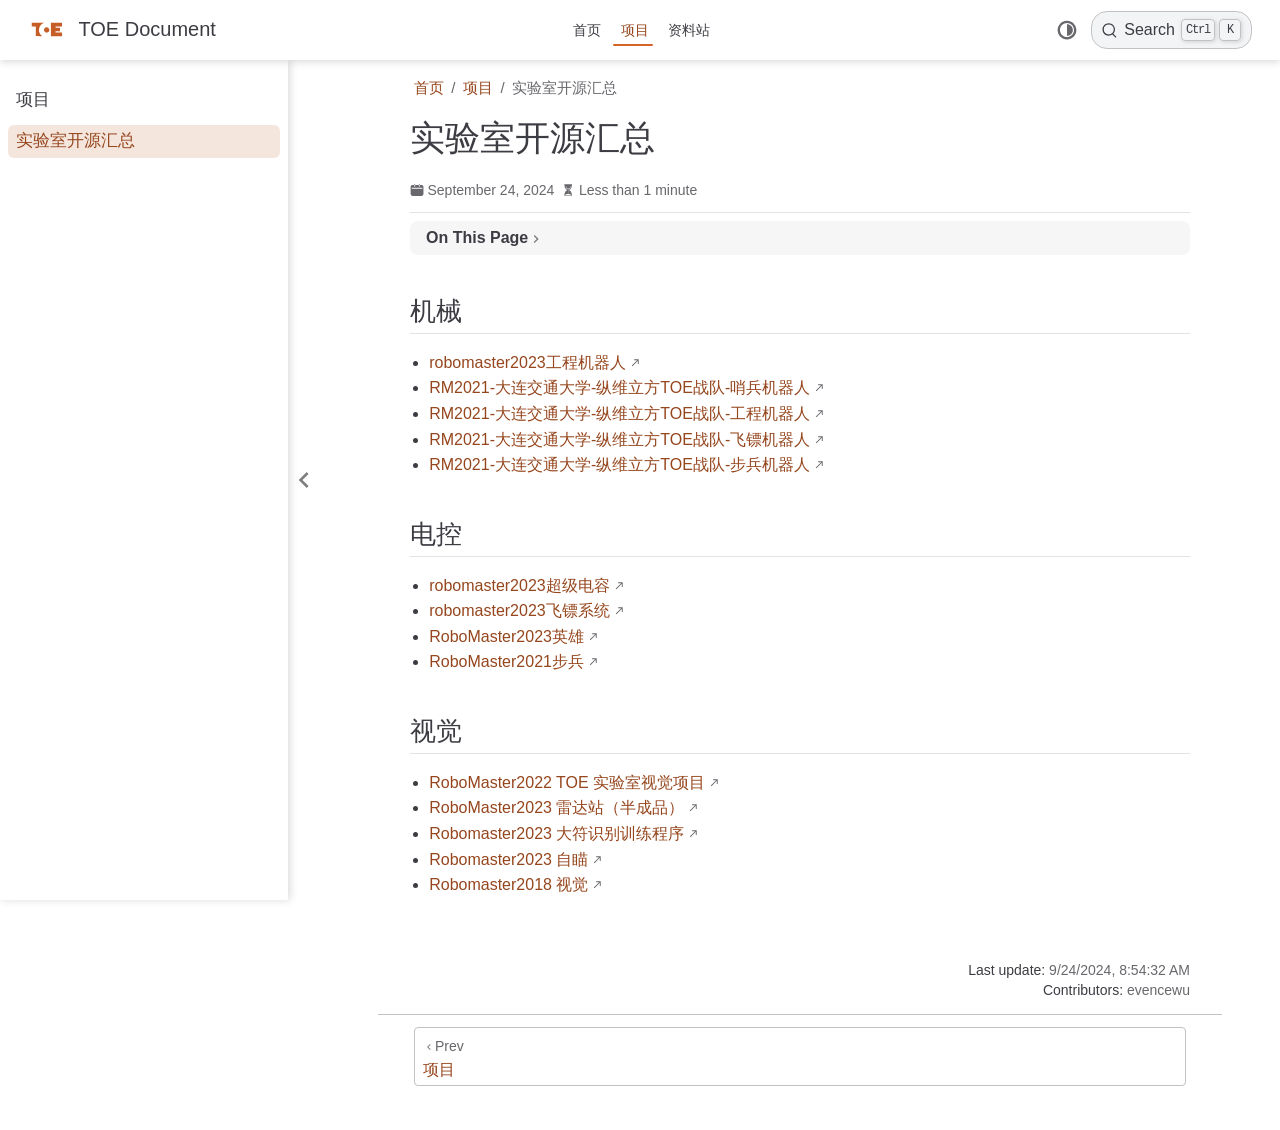
<file: projects/OpenSource.html>
<!doctype html>
<html lang="en-US" data-theme="light">
  <head>
    <meta charset="utf-8" />
    <meta name="viewport" content="width=device-width,initial-scale=1" />
    <meta name="generator" content="VuePress 2.0.0-rc.15" />
    <meta name="theme" content="VuePress Theme Hope 2.0.0-rc.56" />
    <style>
      :root {
        --vp-c-bg: #fff;
      }

      [data-theme="dark"] {
        --vp-c-bg: #1b1b1f;
      }

      html,
      body {
        background: var(--vp-c-bg);
      }
    </style>
    <script>
      const userMode = localStorage.getItem("vuepress-theme-hope-scheme");
      const systemDarkMode =
        window.matchMedia &&
        window.matchMedia("(prefers-color-scheme: dark)").matches;

      if (userMode === "dark" || (userMode !== "light" && systemDarkMode)) {
        document.documentElement.setAttribute("data-theme", "dark");
      }
    </script>
    <title>实验室开源汇总 | TOE Document</title><meta name="description" content="TOE 文档主页">
    <link rel="preload" href="/assets/style-CfXjPrfz.css" as="style"><link rel="stylesheet" href="/assets/style-CfXjPrfz.css">
    <link rel="modulepreload" href="/assets/app-BY2ge3hc.js"><link rel="modulepreload" href="/assets/OpenSource.html-CaOvxTxh.js"><link rel="modulepreload" href="/assets/plugin-vue_export-helper-DlAUqK2U.js">
    <link rel="prefetch" href="/assets/index.html-CUJnj4le.js" as="script"><link rel="prefetch" href="/assets/How_to_ask_questions.html-B-2nBgrl.js" as="script"><link rel="prefetch" href="/assets/index.html-CbLvWeae.js" as="script"><link rel="prefetch" href="/assets/Summary_of_Excellent_Bloggers_and_Tutorials.html-DyZ6-J6r.js" as="script"><link rel="prefetch" href="/assets/course_outline.html-BB2z4scv.js" as="script"><link rel="prefetch" href="/assets/how_to_learn_by_youself.html-Dmhkl-8P.js" as="script"><link rel="prefetch" href="/assets/index.html-DkhKJ5gj.js" as="script"><link rel="prefetch" href="/assets/404.html-BINZpwAe.js" as="script"><link rel="prefetch" href="/assets/photoswipe.esm-GXRgw7eJ.js" as="script"><link rel="prefetch" href="/assets/SearchResult-WzFQ3cwV.js" as="script">
  </head>
  <body>
    <div id="app"><!--[--><!--[--><!--[--><span tabindex="-1"></span><a href="#main-content" class="vp-skip-link sr-only">Skip to main content</a><!--]--><!--[--><div class="theme-container external-link-icon has-toc" vp-container><!--[--><header id="navbar" class="vp-navbar" vp-navbar><div class="vp-navbar-start"><button type="button" class="vp-toggle-sidebar-button" title="Toggle Sidebar"><span class="icon"></span></button><!----><!--[--><a class="route-link vp-brand" href="/" aria-label="Take me home"><img class="vp-nav-logo" src="/images/toe_logo.svg" alt><!----><span class="vp-site-name hide-in-pad">TOE Document</span></a><!--]--><!----></div><div class="vp-navbar-center"><!----><!--[--><nav class="vp-nav-links"><div class="vp-nav-item hide-in-mobile"><a class="route-link auto-link" href="/" aria-label="首页"><!--[--><FontIcon icon="flag"></FontIcon><!--]-->首页<!----></a></div><div class="vp-nav-item hide-in-mobile"><a class="route-link route-link-active auto-link" href="/projects/" aria-label="项目"><!--[--><FontIcon icon="project"></FontIcon><!--]-->项目<!----></a></div><div class="vp-nav-item hide-in-mobile"><a class="route-link auto-link" href="/learning/" aria-label="资料站"><!--[--><FontIcon icon="book"></FontIcon><!--]-->资料站<!----></a></div></nav><!--]--><!----></div><div class="vp-navbar-end"><!----><!--[--><!----><!----><div class="vp-nav-item hide-in-mobile"><button type="button" class="vp-color-mode-switch" id="color-mode-switch"><svg xmlns="http://www.w3.org/2000/svg" class="icon auto-icon" viewBox="0 0 1024 1024" fill="currentColor" aria-label="auto icon" name="auto" style="display:block;"><path d="M512 992C246.92 992 32 777.08 32 512S246.92 32 512 32s480 214.92 480 480-214.92 480-480 480zm0-840c-198.78 0-360 161.22-360 360 0 198.84 161.22 360 360 360s360-161.16 360-360c0-198.78-161.22-360-360-360zm0 660V212c165.72 0 300 134.34 300 300 0 165.72-134.28 300-300 300z"></path></svg><svg xmlns="http://www.w3.org/2000/svg" class="icon dark-icon" viewBox="0 0 1024 1024" fill="currentColor" aria-label="dark icon" name="dark" style="display:none;"><path d="M524.8 938.667h-4.267a439.893 439.893 0 0 1-313.173-134.4 446.293 446.293 0 0 1-11.093-597.334A432.213 432.213 0 0 1 366.933 90.027a42.667 42.667 0 0 1 45.227 9.386 42.667 42.667 0 0 1 10.24 42.667 358.4 358.4 0 0 0 82.773 375.893 361.387 361.387 0 0 0 376.747 82.774 42.667 42.667 0 0 1 54.187 55.04 433.493 433.493 0 0 1-99.84 154.88 438.613 438.613 0 0 1-311.467 128z"></path></svg><svg xmlns="http://www.w3.org/2000/svg" class="icon light-icon" viewBox="0 0 1024 1024" fill="currentColor" aria-label="light icon" name="light" style="display:none;"><path d="M952 552h-80a40 40 0 0 1 0-80h80a40 40 0 0 1 0 80zM801.88 280.08a41 41 0 0 1-57.96-57.96l57.96-58a41.04 41.04 0 0 1 58 58l-58 57.96zM512 752a240 240 0 1 1 0-480 240 240 0 0 1 0 480zm0-560a40 40 0 0 1-40-40V72a40 40 0 0 1 80 0v80a40 40 0 0 1-40 40zm-289.88 88.08-58-57.96a41.04 41.04 0 0 1 58-58l57.96 58a41 41 0 0 1-57.96 57.96zM192 512a40 40 0 0 1-40 40H72a40 40 0 0 1 0-80h80a40 40 0 0 1 40 40zm30.12 231.92a41 41 0 0 1 57.96 57.96l-57.96 58a41.04 41.04 0 0 1-58-58l58-57.96zM512 832a40 40 0 0 1 40 40v80a40 40 0 0 1-80 0v-80a40 40 0 0 1 40-40zm289.88-88.08 58 57.96a41.04 41.04 0 0 1-58 58l-57.96-58a41 41 0 0 1 57.96-57.96z"></path></svg></button></div><!--[--><button type="button" class="search-pro-button" aria-label="Search"><svg xmlns="http://www.w3.org/2000/svg" class="icon search-icon" viewBox="0 0 1024 1024" fill="currentColor" aria-label="search icon" name="search"><path d="M192 480a256 256 0 1 1 512 0 256 256 0 0 1-512 0m631.776 362.496-143.2-143.168A318.464 318.464 0 0 0 768 480c0-176.736-143.264-320-320-320S128 303.264 128 480s143.264 320 320 320a318.016 318.016 0 0 0 184.16-58.592l146.336 146.368c12.512 12.48 32.768 12.48 45.28 0 12.48-12.512 12.48-32.768 0-45.28"></path></svg><div class="search-pro-placeholder">Search</div><div class="search-pro-key-hints"><kbd class="search-pro-key">Ctrl</kbd><kbd class="search-pro-key">K</kbd></div></button><!--]--><!--]--><!----><button type="button" class="vp-toggle-navbar-button" aria-label="Toggle Navbar" aria-expanded="false" aria-controls="nav-screen"><span><span class="vp-top"></span><span class="vp-middle"></span><span class="vp-bottom"></span></span></button></div></header><!----><!--]--><!----><div class="toggle-sidebar-wrapper"><span class="arrow start"></span></div><aside id="sidebar" class="vp-sidebar" vp-sidebar><!----><ul class="vp-sidebar-links"><li><a class="route-link auto-link vp-sidebar-link" href="/projects/" aria-label="项目"><!---->项目<!----></a></li><li><a class="route-link route-link-active auto-link vp-sidebar-link active" href="/projects/OpenSource.html" aria-label="实验室开源汇总"><!---->实验室开源汇总<!----></a></li></ul><!----></aside><!--[--><main id="main-content" class="vp-page"><!--[--><!----><!----><nav class="vp-breadcrumb disable"></nav><div class="vp-page-title"><h1><FontIcon></FontIcon>实验室开源汇总</h1><div class="page-info"><AuthorInfo localizeddate="September 24, 2024" isoriginal="false" pageview="true" ispure="false"></AuthorInfo><OriginalInfo localizeddate="September 24, 2024" isoriginal="false" pageview="true" ispure="false"></OriginalInfo><DateInfo localizeddate="September 24, 2024" isoriginal="false" pageview="true" ispure="false"></DateInfo><PageViewInfo localizeddate="September 24, 2024" isoriginal="false" pageview="true" ispure="false"></PageViewInfo><ReadingTimeInfo localizeddate="September 24, 2024" isoriginal="false" pageview="true" ispure="false"></ReadingTimeInfo><CategoryInfo localizeddate="September 24, 2024" isoriginal="false" pageview="true" ispure="false"></CategoryInfo><TagInfo localizeddate="September 24, 2024" isoriginal="false" pageview="true" ispure="false"></TagInfo></div><hr></div><div class="vp-toc-placeholder"><aside id="toc"><!----><div class="vp-toc-header">On This Page<button type="button" class="print-button" title="Print"><svg xmlns="http://www.w3.org/2000/svg" class="icon print-icon" viewBox="0 0 1024 1024" fill="currentColor" aria-label="print icon" name="print"><path d="M819.2 364.8h-44.8V128c0-17.067-14.933-32-32-32H281.6c-17.067 0-32 14.933-32 32v236.8h-44.8C145.067 364.8 96 413.867 96 473.6v192c0 59.733 49.067 108.8 108.8 108.8h44.8V896c0 17.067 14.933 32 32 32h460.8c17.067 0 32-14.933 32-32V774.4h44.8c59.733 0 108.8-49.067 108.8-108.8v-192c0-59.733-49.067-108.8-108.8-108.8zM313.6 160h396.8v204.8H313.6V160zm396.8 704H313.6V620.8h396.8V864zM864 665.6c0 25.6-19.2 44.8-44.8 44.8h-44.8V588.8c0-17.067-14.933-32-32-32H281.6c-17.067 0-32 14.933-32 32v121.6h-44.8c-25.6 0-44.8-19.2-44.8-44.8v-192c0-25.6 19.2-44.8 44.8-44.8h614.4c25.6 0 44.8 19.2 44.8 44.8v192z"></path></svg></button><div class="arrow end"></div></div><div class="vp-toc-wrapper"><ul class="vp-toc-list"><!--[--><li class="vp-toc-item"><a class="route-link vp-toc-link level2" href="#机械">机械</a></li><!----><!--]--><!--[--><li class="vp-toc-item"><a class="route-link vp-toc-link level2" href="#电控">电控</a></li><!----><!--]--><!--[--><li class="vp-toc-item"><a class="route-link vp-toc-link level2" href="#视觉">视觉</a></li><!----><!--]--></ul><div class="vp-toc-marker" style="top:-1.7rem;"></div></div><!----></aside></div><!----><div class="theme-hope-content" vp-content><h1 id="实验室开源汇总" tabindex="-1"><a class="header-anchor" href="#实验室开源汇总"><span>实验室开源汇总</span></a></h1><h2 id="机械" tabindex="-1"><a class="header-anchor" href="#机械"><span>机械</span></a></h2><ul><li><a href="https://gitee.com/Yaohui-He/RM_robot" target="_blank" rel="noopener noreferrer">robomaster2023工程机器人</a></li><li><a href="https://bbs.robomaster.com/forum.php?mod=viewthread&amp;tid=12298" target="_blank" rel="noopener noreferrer">RM2021-大连交通大学-纵维立方TOE战队-哨兵机器人</a></li><li><a href="https://bbs.robomaster.com/forum.php?mod=viewthread&amp;tid=12280" target="_blank" rel="noopener noreferrer">RM2021-大连交通大学-纵维立方TOE战队-工程机器人</a></li><li><a href="https://bbs.robomaster.com/forum.php?mod=viewthread&amp;tid=12305" target="_blank" rel="noopener noreferrer">RM2021-大连交通大学-纵维立方TOE战队-飞镖机器人</a></li><li><a href="https://bbs.robomaster.com/forum.php?mod=viewthread&amp;tid=12299" target="_blank" rel="noopener noreferrer">RM2021-大连交通大学-纵维立方TOE战队-步兵机器人</a></li></ul><h2 id="电控" tabindex="-1"><a class="header-anchor" href="#电控"><span>电控</span></a></h2><ul><li><a href="https://gitee.com/kaqi-sama/rm-capacitor-controller" target="_blank" rel="noopener noreferrer">robomaster2023超级电容</a></li><li><a href="https://gitee.com/kaqi-sama/darts_-v1.2" target="_blank" rel="noopener noreferrer">robomaster2023飞镖系统</a></li><li><a href="https://gitee.com/RosenYin/hero2023-vscode" target="_blank" rel="noopener noreferrer">RoboMaster2023英雄</a></li><li><a href="https://gitee.com/toe_202/infantry_embedded2021" target="_blank" rel="noopener noreferrer">RoboMaster2021步兵</a></li></ul><h2 id="视觉" tabindex="-1"><a class="header-anchor" href="#视觉"><span>视觉</span></a></h2><ul><li><a href="https://gitee.com/cheakf/RoboMaster2022_visual_program" target="_blank" rel="noopener noreferrer">RoboMaster2022 TOE 实验室视觉项目</a></li><li><a href="https://github.com/DJTU-RM-TOE/TOE-rm-radar" title="radar_page" target="_blank" rel="noopener noreferrer">RoboMaster2023 雷达站（半成品）</a></li><li><a href="https://github.com/pitlst/TOE-yolov7-obb-robomaster2023" target="_blank" rel="noopener noreferrer">Robomaster2023 大符识别训练程序</a></li><li><a href="https://github.com/pitlst/toe_aimbot_2023" target="_blank" rel="noopener noreferrer">Robomaster2023 自瞄</a></li><li><a href="https://github.com/SEU-SuperNova-CVRA/Robomaster2018-SEU-OpenSource" target="_blank" rel="noopener noreferrer">Robomaster2018 视觉</a></li></ul></div><!----><footer class="vp-page-meta"><!----><div class="vp-meta-item git-info"><div class="update-time"><span class="vp-meta-label">Last update: </span><span class="vp-meta-info" data-allow-mismatch="text">9/24/2024, 4:54:32 PM</span></div><div class="contributors"><span class="vp-meta-label">Contributors: </span><!--[--><!--[--><span class="vp-meta-info" title="email: evencewu@outlook.com">evencewu</span><!--]--><!--]--></div></div></footer><nav class="vp-page-nav"><a class="route-link route-link-active auto-link prev" href="/projects/" aria-label="项目"><div class="hint"><span class="arrow start"></span>Prev</div><div class="link"><FontIcon></FontIcon>项目</div></a><!----></nav><!----><!----><!--]--></main><!--]--><!----></div><!--]--><!--]--><!--[--><!----><!----><!----><!--]--><!--]--></div>
    <script type="module" src="/assets/app-BY2ge3hc.js" defer></script>
  </body>
</html>
</file>
<file: assets/style-CfXjPrfz.css>
:root{--code-padding-x: 1.25rem;--code-padding-y: 1rem;--code-border-radius: 6px;--code-line-height: 1.6;--code-font-size: 14px;--code-font-family: consolas, monaco, "Andale Mono", "Ubuntu Mono", monospace}div[class*=language-]{position:relative;border-radius:var(--code-border-radius);background-color:var(--code-c-bg)}div[class*=language-]:before{content:attr(data-title);position:absolute;top:.8em;right:1em;z-index:3;color:var(--code-c-text);font-size:.75rem}div[class*=language-] pre{position:relative;z-index:1;overflow-x:auto;margin:0;border-radius:var(--code-border-radius);font-size:var(--code-font-size);font-family:var(--code-font-family);line-height:var(--code-line-height)}div[class*=language-] pre code{display:block;box-sizing:border-box;width:-moz-fit-content;width:fit-content;min-width:100%;padding:var(--code-padding-y) var(--code-padding-x);background-color:#0000!important;color:var(--code-c-text);overflow-wrap:unset;-webkit-font-smoothing:auto;-moz-osx-font-smoothing:auto}:root{--code-c-text: #9e9e9e;--code-c-highlight-bg: rgba(142 150 170 / 14%)}.shiki span{color:var(--shiki-light, inherit)}[data-theme=dark] .shiki span{color:var(--shiki-dark, inherit)}div[data-highlighter=shiki]{background-color:var(--code-c-bg, var(--shiki-light-bg))}[data-theme=dark] div[data-highlighter=shiki]{background-color:var(--code-c-bg, var(--shiki-dark-bg))}:root{--code-line-number-width: 3rem}div[class*=language-]:not(.line-numbers-mode) .line-numbers{display:none}div[class*=language-].line-numbers-mode:after{content:"";position:absolute;top:0;left:0;width:var(--code-line-number-width);height:100%;border-right:1px solid var(--code-c-highlight-bg, var(--code-c-text));border-radius:var(--code-border-radius) 0 0 var(--code-border-radius);transition:border var(--vp-t-color)}div[class*=language-].line-numbers-mode pre{vertical-align:middle;margin-left:var(--code-line-number-width)}div[class*=language-].line-numbers-mode code{padding-left:1rem}div[class*=language-].line-numbers-mode .line-numbers{counter-reset:line-number;position:absolute;top:0;width:var(--code-line-number-width);padding-top:var(--code-padding-y);color:var(--code-c-line-number, var(--code-c-text));font-size:var(--code-font-size);line-height:var(--code-line-height);text-align:center}div[class*=language-].line-numbers-mode .line-number{position:relative;z-index:3;font-family:var(--code-font-family);-webkit-user-select:none;-moz-user-select:none;user-select:none}div[class*=language-].line-numbers-mode .line-number:before{content:counter(line-number);counter-increment:line-number}div[class*=language-] .line.highlighted{display:inline-block;width:100%;margin:0 calc(-1*var(--code-padding-x));padding:0 var(--code-padding-x);background-color:var(--code-c-highlight-bg)}:root{--vp-c-bg: #fff;--vp-c-bg-alt: #f6f6f7;--vp-c-bg-elv: #fff;--vp-c-text: rgb(60, 60, 67);--vp-c-border: #c2c2c4;--vp-c-gutter: #e2e2e3;--vp-c-shadow: rgba(0, 0, 0, .15);--vp-c-control: rgba(142, 150, 170, .1);--vp-c-control-hover: rgba(142, 150, 170, .16);--vp-c-control-disabled: #eaeaea;--vp-font: -apple-system, BlinkMacSystemFont, "Segoe UI", Roboto, "Helvetica Neue", Arial, "Noto Sans", STHeiti, "Microsoft YaHei", SimSun, sans-serif, "Apple Color Emoji", "Segoe UI Emoji", "Segoe UI Symbol", "Noto Color Emoji";--vp-font-heading: -apple-system, BlinkMacSystemFont, "Segoe UI", Roboto, "Helvetica Neue", Arial, "Noto Sans", STHeiti, "Microsoft YaHei", SimSun, sans-serif, "Apple Color Emoji", "Segoe UI Emoji", "Segoe UI Symbol", "Noto Color Emoji";--vp-font-mono: Consolas, Monaco, "Andale Mono", "Ubuntu Mono", monospace;--navbar-height: 3.75rem;--navbar-padding-x: 1.5rem;--navbar-padding-y: .7rem;--navbar-mobile-height: 3.25rem;--navbar-mobile-padding-x: 1rem;--navbar-mobile-padding-y: .5rem;--sidebar-width: 18rem;--sidebar-mobile-width: 16rem;--content-width: 780px;--home-page-width: 1160px;--vp-t-color: .3s ease;--vp-t-transform: .3s ease;--vp-c-accent: rgb(149.7584745763, 70.3411016949, 28.7415254237);--vp-c-accent-bg: rgb(192.5466101695, 90.438559322, 36.9533898305);--vp-c-accent-hover: rgb(213.9406779661, 100.4872881356, 41.0593220339);--vp-c-accent-soft: rgba(183.6, 76.5, 20.4, .14);--vp-c-accent-text: var(--vp-c-white);--vp-c-bg-soft: rgba(255, 255, 255, .9);--vp-c-bg-elv-soft: rgba(255, 255, 255, .9);--vp-c-text-mute: rgba(60, 60, 67, .78);--vp-c-text-subtle: rgba(60, 60, 67, .56);--vp-c-border-hard: rgb(184.0875, 184.0875, 186.4125)}[data-theme=dark]{--vp-c-bg: #1b1b1f;--vp-c-bg-alt: #161618;--vp-c-bg-elv: #202127;--vp-c-text: rgba(235, 235, 245, .86);--vp-c-border: #3c3f44;--vp-c-gutter: #000;--vp-c-shadow: rgba(0, 0, 0, .3);--vp-c-control: rgba(101, 117, 133, .12);--vp-c-control-hover: rgba(101, 117, 133, .18);--vp-c-control-disabled: #363636;--vp-c-accent: rgb(218.0466101695, 115.938559322, 62.4533898305);--vp-c-accent-bg: rgb(203.2436440678, 95.4629237288, 39.0063559322);--vp-c-accent-hover: rgb(192.5466101695, 90.438559322, 36.9533898305);--vp-c-accent-soft: rgba(183.6, 76.5, 20.4, .16);--vp-c-bg-soft: rgba(27, 27, 31, .9);--vp-c-bg-elv-soft: rgba(32, 33, 39, .9);--vp-c-text-mute: rgba(235, 235, 245, .602);--vp-c-text-subtle: rgba(235, 235, 245, .3784);--vp-c-border-hard: rgb(68.953125, 72.40078125, 78.146875)}:root{--badge-c-tip-text: var(--vp-c-green-text);--badge-c-tip-bg: var(--vp-c-green-soft);--badge-c-warning-text: var(--vp-c-yellow-text);--badge-c-warning-bg: var(--vp-c-yellow-soft);--badge-c-danger-text: var(--vp-c-red-text);--badge-c-danger-bg: var(--vp-c-red-soft);--badge-c-important-text: var(--vp-c-purple-text);--badge-c-important-bg: var(--vp-c-purple-soft);--badge-c-info-text: var(--vp-c-blue-text);--badge-c-info-bg: var(--vp-c-blue-soft);--badge-c-note-text: var(--vp-c-grey-text);--badge-c-note-bg: var(--vp-c-grey-soft)}.vp-badge{display:inline-block;vertical-align:center;height:18px;padding:0 6px;border-radius:3px;background:var(--vp-c-accent-soft);color:var(--vp-c-accent);font-size:14px;line-height:18px;transition:background var(--vp-t-color),color var(--vp-t-color)}.vp-badge+.vp-badge{margin-inline-start:5px}h1 .vp-badge,h2 .vp-badge,h3 .vp-badge,h4 .vp-badge,h5 .vp-badge,h6 .vp-badge{vertical-align:top}.vp-badge.tip{background:var(--badge-c-tip-bg);color:var(--badge-c-tip-text)}.vp-badge.warning{background:var(--badge-c-warning-bg);color:var(--badge-c-warning-text)}.vp-badge.danger{background:var(--badge-c-danger-bg);color:var(--badge-c-danger-text)}.vp-badge.important{background:var(--badge-c-important-bg);color:var(--badge-c-important-text)}.vp-badge.info{background:var(--badge-c-info-bg);color:var(--badge-c-info-text)}.vp-badge.note{background:var(--badge-c-note-bg);color:var(--badge-c-note-text)}.font-icon{display:inline-block}[vp-content] .font-icon{vertical-align:middle}@media screen{.sr-only{position:absolute;overflow:hidden;clip:rect 0,0,0,0;width:1px;height:1px;margin:-1px;padding:0;border:0}}@media print{.sr-only{display:none}}.vp-catalog{margin-top:8px;margin-bottom:8px}.vp-catalog-item{counter-increment:catalog-item}.vp-catalog-main-title{margin-top:calc(1rem - var(--catalog-header-offset));margin-bottom:.5rem;padding-top:var(--catalog-header-offset);font-weight:500;font-size:1.75rem}.vp-catalog-main-title:first-child{margin-bottom:.5rem!important}.vp-catalog-main-title:only-child{margin-bottom:0!important}.vp-catalog-main-title .vp-link{text-decoration:none!important}.vp-catalog-child-title{margin-bottom:.5rem!important}.vp-catalog-child-title.has-children{margin-top:calc(1rem - var(--catalog-header-offset));padding-top:var(--catalog-header-offset);border-bottom:1px solid var(--catalog-c-gutter);font-weight:500;font-size:1.3rem;transition:border-color .3s}.vp-catalog-child-title.has-children:only-child{margin-bottom:0!important}.vp-catalog-child-title .vp-link{text-decoration:none!important}.vp-catalog-sub-title{font-weight:500;font-size:1.1rem}.vp-catalog-sub-title:only-child{margin-bottom:0!important}.vp-catalog-title{color:inherit;text-decoration:none}.vp-catalog-title:hover{color:var(--catalog-c-accent)}.vp-catalog.index ol{padding-inline-start:0}.vp-catalog.index li{list-style-type:none}.vp-catalog.index .vp-catalog-list{padding-inline-start:0}.vp-catalog.index .vp-catalog-item{list-style-type:none}.vp-catalog.index .vp-catalog-title:before{content:"§" counter(catalog-item,upper-roman) " "}.vp-catalog.index .vp-child-catalogs{counter-reset:child-catalog}.vp-catalog.index .vp-child-catalog{counter-increment:child-catalog}.vp-catalog.index .vp-child-catalog .vp-catalog-title:before{content:counter(catalog-item) "." counter(child-catalog) " "}.vp-catalog.index .vp-sub-catalogs{padding-inline-start:.5rem}.vp-catalog-list{counter-reset:catalog-item;margin:0}.vp-catalog-list.deep{padding-inline-start:0}.vp-catalog-list.deep .vp-catalog-item{list-style-type:none}.vp-catalog-list .font-icon{vertical-align:baseline;margin-inline-end:.25rem}.vp-child-catalogs{margin:0}.vp-child-catalog{list-style-type:disc}.vp-sub-catalogs{counter-reset:sub-catalog}.vp-sub-catalog{counter-increment:sub-catalog}.vp-sub-catalog .vp-link:before{content:counter(catalog-item) "." counter(child-catalog) "." counter(sub-catalog) " "}.vp-sub-catalogs-wrapper{display:flex;flex-wrap:wrap}.vp-sub-catalog-link{display:inline-block;margin:4px 8px;padding:4px 8px;border-radius:6px;background-color:var(--catalog-c-control);line-height:1.5;overflow-wrap:break-word;transition:background-color .3s,color .3s}.vp-sub-catalog-link:hover{background-color:var(--catalog-c-control-hover);color:var(--catalog-c-accent);text-decoration:none!important}.vp-catalog-header-anchor{float:left;margin-top:.125em;margin-left:-1em;padding-right:0;font-size:.85em;text-decoration:none;opacity:0;-webkit-user-select:none;-moz-user-select:none;user-select:none}@media print{.vp-catalog-header-anchor{display:none}}h2:hover .vp-catalog-header-anchor,h3:hover .vp-catalog-header-anchor{text-decoration:none;opacity:1}.vp-catalog-header-anchor:focus-visible{opacity:1}.vp-empty-catalog{font-size:1.25rem;text-align:center}:root{--catalog-c-accent: var(--vp-c-accent);--catalog-c-accent-text: var(--vp-c-accent-text);--catalog-c-control: var(--vp-c-bg-alt);--catalog-c-control-hover: var(--vp-c-bg-alt);--catalog-c-gutter: var(--vp-c-gutter);--catalog-header-offset: var(--header-offset, 3.6rem)}.vp-back-to-top-button{position:fixed!important;inset-inline-end:1rem;bottom:4rem;z-index:100;width:48px;height:48px;padding:12px;border-width:0;border-radius:50%;background:var(--back-to-top-c-bg);color:var(--back-to-top-c-accent-bg);box-shadow:2px 2px 10px 4px var(--back-to-top-c-shadow);cursor:pointer}@media (max-width: 959px){.vp-back-to-top-button{transform:scale(.8);transform-origin:100% 100%}}@media print{.vp-back-to-top-button{display:none}}.vp-back-to-top-button:hover{color:var(--back-to-top-c-accent-hover)}.vp-back-to-top-button .back-to-top-icon{overflow:hidden;width:24px;height:24px;margin:0 auto;background:var(--back-to-top-c-icon);-webkit-mask-image:var(--back-to-top-icon);mask-image:var(--back-to-top-icon);-webkit-mask-position:50%;mask-position:50%;-webkit-mask-size:cover;mask-size:cover}.vp-scroll-progress{position:absolute;right:-2px;bottom:-2px;width:52px;height:52px}.vp-scroll-progress svg{width:100%;height:100%}.vp-scroll-progress circle{opacity:.9;transform:rotate(-90deg);transform-origin:50% 50%}.back-to-top-enter-active,.back-to-top-leave-active{transition:opacity .3s}.back-to-top-enter-from,.back-to-top-leave-to{opacity:0}:root{--back-to-top-z-index: 5;--back-to-top-icon: url("data:image/svg+xml,%3csvg%20xmlns='http://www.w3.org/2000/svg'%20viewBox='0%200%2048%2048'%3e%3cpath%20fill='none'%20stroke='currentColor'%20stroke-linecap='round'%20stroke-linejoin='round'%20stroke-width='4'%20d='M24.008%2014.1V42M12%2026l12-12l12%2012M12%206h24'%20/%3e%3c/svg%3e");--back-to-top-c-bg: var(--vp-c-bg);--back-to-top-c-accent-bg: var(--vp-c-accent-bg);--back-to-top-c-accent-hover: var(--vp-c-accent-hover);--back-to-top-c-shadow: var(--vp-c-shadow);--back-to-top-c-icon: currentcolor}:root{--nprogress-c: var(--vp-c-accent);--nprogress-z-index: 1031}#nprogress{pointer-events:none}#nprogress .bar{position:fixed;top:0;left:0;z-index:var(--nprogress-z-index);width:100%;height:2px;background:var(--nprogress-c)}.vp-copy-code-button{position:absolute;top:.5em;right:.5em;z-index:5;width:2.5rem;height:2.5rem;padding:0;border-width:0;border-radius:.5rem;background:#0000;outline:none;opacity:0;cursor:pointer;transition:opacity .4s}@media print{.vp-copy-code-button{display:none}}.vp-copy-code-button:before{content:"";display:inline-block;width:1.25rem;height:1.25rem;padding:.625rem;background:currentcolor;color:var(--copy-code-c-text);font-size:1.25rem;-webkit-mask-image:var(--code-copy-icon);mask-image:var(--code-copy-icon);-webkit-mask-position:50%;mask-position:50%;-webkit-mask-size:1em;mask-size:1em;-webkit-mask-repeat:no-repeat;mask-repeat:no-repeat}.vp-copy-code-button:focus,.vp-copy-code-button.copied{opacity:1}.vp-copy-code-button:hover,.vp-copy-code-button.copied{background:var(--copy-code-c-hover)}.vp-copy-code-button.copied:before{-webkit-mask-image:var(--code-copied-icon);mask-image:var(--code-copied-icon)}.vp-copy-code-button.copied:after{content:attr(data-copied);position:absolute;top:0;right:calc(100% + .25rem);display:block;height:1.25rem;padding:.625rem;border-radius:.5rem;background:var(--copy-code-c-hover);color:var(--copy-code-c-text);font-weight:500;line-height:1.25rem;white-space:nowrap}.no-copy-code .vp-copy-code-button{display:none}body:not(.no-copy-code) div[class*=language-]:hover:before{display:none}body:not(.no-copy-code) div[class*=language-]:hover .vp-copy-code-button{opacity:1}:root{--code-copy-icon: url("data:image/svg+xml,%3csvg xmlns='http://www.w3.org/2000/svg' viewBox='0 0 24 24' fill='none' stroke='%23808080' stroke-width='2'%3e%3cpath stroke-linecap='round' stroke-linejoin='round' d='M9 5H7a2 2 0 0 0-2 2v12a2 2 0 0 0 2 2h10a2 2 0 0 0 2-2V7a2 2 0 0 0-2-2h-2M9 5a2 2 0 0 0 2 2h2a2 2 0 0 0 2-2M9 5a2 2 0 0 1 2-2h2a2 2 0 0 1 2 2' /%3e%3c/svg%3e");--code-copied-icon: url("data:image/svg+xml,%3csvg xmlns='http://www.w3.org/2000/svg' viewBox='0 0 24 24' fill='none' stroke='%23808080' stroke-width='2'%3e%3cpath stroke-linecap='round' stroke-linejoin='round' d='M9 5H7a2 2 0 0 0-2 2v12a2 2 0 0 0 2 2h10a2 2 0 0 0 2-2V7a2 2 0 0 0-2-2h-2M9 5a2 2 0 0 0 2 2h2a2 2 0 0 0 2-2M9 5a2 2 0 0 1 2-2h2a2 2 0 0 1 2 2m-6 9 2 2 4-4' /%3e%3c/svg%3e");--copy-code-c-text: var(--code-c-line-number);--copy-code-c-hover: var(--code-c-highlight-bg)}.hint-container{position:relative;border-color:var(--hint-c-accent);background:var(--hint-c-soft);transition:background var(--vp-t-color),border-color var(--vp-t-color),color var(--vp-t-color)}@media print{.hint-container{page-break-inside:avoid}}.hint-container>.hint-container-title{color:var(--hint-c-title)}.hint-container :not(pre)>code{background:var(--hint-c-soft)}.hint-container .hint-container-title{position:relative;margin-block:.75em;font-weight:600;line-height:1.25}.hint-container.important,.hint-container.info,.hint-container.note,.hint-container.tip,.hint-container.warning,.hint-container.caution{margin:.85rem 0;padding:.25rem 1rem;border-inline-start-width:.3rem;border-inline-start-style:solid;border-radius:.5rem;color:inherit}@media (max-width: 419px){.hint-container.important,.hint-container.info,.hint-container.note,.hint-container.tip,.hint-container.warning,.hint-container.caution{margin-inline:-.75rem}}.hint-container.important .hint-container-title,.hint-container.info .hint-container-title,.hint-container.note .hint-container-title,.hint-container.tip .hint-container-title,.hint-container.warning .hint-container-title,.hint-container.caution .hint-container-title{padding-inline-start:1.75rem}@media print{.hint-container.important .hint-container-title,.hint-container.info .hint-container-title,.hint-container.note .hint-container-title,.hint-container.tip .hint-container-title,.hint-container.warning .hint-container-title,.hint-container.caution .hint-container-title{padding-inline-start:0}}.hint-container.important .hint-container-title:before,.hint-container.info .hint-container-title:before,.hint-container.note .hint-container-title:before,.hint-container.tip .hint-container-title:before,.hint-container.warning .hint-container-title:before,.hint-container.caution .hint-container-title:before{content:" ";position:absolute;inset-inline-start:0;top:calc(50% - .6125em);width:1.25em;height:1.25em;font-size:1.25em}@media print{.hint-container.important .hint-container-title:before,.hint-container.info .hint-container-title:before,.hint-container.note .hint-container-title:before,.hint-container.tip .hint-container-title:before,.hint-container.warning .hint-container-title:before,.hint-container.caution .hint-container-title:before{display:none}}.hint-container.important p,.hint-container.info p,.hint-container.note p,.hint-container.tip p,.hint-container.warning p,.hint-container.caution p{line-height:1.5}.hint-container.important a,.hint-container.info a,.hint-container.note a,.hint-container.tip a,.hint-container.warning a,.hint-container.caution a{color:var(--vp-c-accent)}.hint-container.important{--hint-c-accent: var(--important-c-accent);--hint-c-title: var(--important-c-text);--hint-c-soft: var(--important-c-soft)}.hint-container.important>.hint-container-title:before{background-color:currentColor;-webkit-mask-image:url("data:image/svg+xml;utf8,%3Csvg xmlns='http://www.w3.org/2000/svg' viewBox='0 0 1024 1024'%3E%3Cpath d='M512 981.333a84.992 84.992 0 0 1-84.907-84.906h169.814A84.992 84.992 0 0 1 512 981.333zm384-128H128v-42.666l85.333-85.334v-256A298.325 298.325 0 0 1 448 177.92V128a64 64 0 0 1 128 0v49.92a298.325 298.325 0 0 1 234.667 291.413v256L896 810.667v42.666zm-426.667-256v85.334h85.334v-85.334h-85.334zm0-256V512h85.334V341.333h-85.334z'/%3E%3C/svg%3E");mask-image:url("data:image/svg+xml;utf8,%3Csvg xmlns='http://www.w3.org/2000/svg' viewBox='0 0 1024 1024'%3E%3Cpath d='M512 981.333a84.992 84.992 0 0 1-84.907-84.906h169.814A84.992 84.992 0 0 1 512 981.333zm384-128H128v-42.666l85.333-85.334v-256A298.325 298.325 0 0 1 448 177.92V128a64 64 0 0 1 128 0v49.92a298.325 298.325 0 0 1 234.667 291.413v256L896 810.667v42.666zm-426.667-256v85.334h85.334v-85.334h-85.334zm0-256V512h85.334V341.333h-85.334z'/%3E%3C/svg%3E");-webkit-mask-position:50%;mask-position:50%;-webkit-mask-size:1em;mask-size:1em;-webkit-mask-repeat:no-repeat;mask-repeat:no-repeat}.hint-container.info{--hint-c-accent: var(--info-c-accent);--hint-c-title: var(--info-c-text);--hint-c-soft: var(--info-c-soft)}.hint-container.info>.hint-container-title:before{background-color:currentColor;-webkit-mask-image:url("data:image/svg+xml;utf8,%3Csvg xmlns='http://www.w3.org/2000/svg' viewBox='0 0 24 24'%3E%3Cpath d='M12 22C6.477 22 2 17.523 2 12S6.477 2 12 2s10 4.477 10 10-4.477 10-10 10zm-1-11v6h2v-6h-2zm0-4v2h2V7h-2z'/%3E%3C/svg%3E");mask-image:url("data:image/svg+xml;utf8,%3Csvg xmlns='http://www.w3.org/2000/svg' viewBox='0 0 24 24'%3E%3Cpath d='M12 22C6.477 22 2 17.523 2 12S6.477 2 12 2s10 4.477 10 10-4.477 10-10 10zm-1-11v6h2v-6h-2zm0-4v2h2V7h-2z'/%3E%3C/svg%3E");-webkit-mask-position:50%;mask-position:50%;-webkit-mask-size:1em;mask-size:1em;-webkit-mask-repeat:no-repeat;mask-repeat:no-repeat}.hint-container.note{--hint-c-accent: var(--note-c-accent);--hint-c-title: var(--note-c-text);--hint-c-soft: var(--note-c-soft)}.hint-container.note>.hint-container-title:before{background-color:currentColor;-webkit-mask-image:url("data:image/svg+xml;utf8,%3Csvg xmlns='http://www.w3.org/2000/svg' viewBox='0 0 24 24'%3E%3Cpath d='M12 22C6.477 22 2 17.523 2 12S6.477 2 12 2s10 4.477 10 10-4.477 10-10 10zm-1-11v6h2v-6h-2zm0-4v2h2V7h-2z'/%3E%3C/svg%3E");mask-image:url("data:image/svg+xml;utf8,%3Csvg xmlns='http://www.w3.org/2000/svg' viewBox='0 0 24 24'%3E%3Cpath d='M12 22C6.477 22 2 17.523 2 12S6.477 2 12 2s10 4.477 10 10-4.477 10-10 10zm-1-11v6h2v-6h-2zm0-4v2h2V7h-2z'/%3E%3C/svg%3E");-webkit-mask-position:50%;mask-position:50%;-webkit-mask-size:1em;mask-size:1em;-webkit-mask-repeat:no-repeat;mask-repeat:no-repeat}.hint-container.tip{--hint-c-accent: var(--tip-c-accent);--hint-c-title: var(--tip-c-text);--hint-c-soft: var(--tip-c-soft)}.hint-container.tip>.hint-container-title:before{background-color:currentColor;-webkit-mask-image:url("data:image/svg+xml;utf8,%3Csvg xmlns='http://www.w3.org/2000/svg' viewBox='0 0 24 24'%3E%3Cpath d='M7.941 18c-.297-1.273-1.637-2.314-2.187-3a8 8 0 1 1 12.49.002c-.55.685-1.888 1.726-2.185 2.998H7.94zM16 20v1a2 2 0 0 1-2 2h-4a2 2 0 0 1-2-2v-1h8zm-3-9.995V6l-4.5 6.005H11v4l4.5-6H13z'/%3E%3C/svg%3E");mask-image:url("data:image/svg+xml;utf8,%3Csvg xmlns='http://www.w3.org/2000/svg' viewBox='0 0 24 24'%3E%3Cpath d='M7.941 18c-.297-1.273-1.637-2.314-2.187-3a8 8 0 1 1 12.49.002c-.55.685-1.888 1.726-2.185 2.998H7.94zM16 20v1a2 2 0 0 1-2 2h-4a2 2 0 0 1-2-2v-1h8zm-3-9.995V6l-4.5 6.005H11v4l4.5-6H13z'/%3E%3C/svg%3E");-webkit-mask-position:50%;mask-position:50%;-webkit-mask-size:1em;mask-size:1em;-webkit-mask-repeat:no-repeat;mask-repeat:no-repeat}.hint-container.warning{--hint-c-accent: var(--warning-c-accent);--hint-c-title: var(--warning-c-text);--hint-c-soft: var(--warning-c-soft)}.hint-container.warning>.hint-container-title:before{background-color:currentColor;-webkit-mask-image:url("data:image/svg+xml;utf8,%3Csvg xmlns='http://www.w3.org/2000/svg' viewBox='0 0 1024 1024'%3E%3Cpath d='M576.286 752.57v-95.425q0-7.031-4.771-11.802t-11.3-4.772h-96.43q-6.528 0-11.3 4.772t-4.77 11.802v95.424q0 7.031 4.77 11.803t11.3 4.77h96.43q6.528 0 11.3-4.77t4.77-11.803zm-1.005-187.836 9.04-230.524q0-6.027-5.022-9.543-6.529-5.524-12.053-5.524H456.754q-5.524 0-12.053 5.524-5.022 3.516-5.022 10.547l8.538 229.52q0 5.023 5.022 8.287t12.053 3.265h92.913q7.032 0 11.803-3.265t5.273-8.287zM568.25 95.65l385.714 707.142q17.578 31.641-1.004 63.282-8.538 14.564-23.354 23.102t-31.892 8.538H126.286q-17.076 0-31.892-8.538T71.04 866.074q-18.582-31.641-1.004-63.282L455.75 95.65q8.538-15.57 23.605-24.61T512 62t32.645 9.04 23.605 24.61z'/%3E%3C/svg%3E");mask-image:url("data:image/svg+xml;utf8,%3Csvg xmlns='http://www.w3.org/2000/svg' viewBox='0 0 1024 1024'%3E%3Cpath d='M576.286 752.57v-95.425q0-7.031-4.771-11.802t-11.3-4.772h-96.43q-6.528 0-11.3 4.772t-4.77 11.802v95.424q0 7.031 4.77 11.803t11.3 4.77h96.43q6.528 0 11.3-4.77t4.77-11.803zm-1.005-187.836 9.04-230.524q0-6.027-5.022-9.543-6.529-5.524-12.053-5.524H456.754q-5.524 0-12.053 5.524-5.022 3.516-5.022 10.547l8.538 229.52q0 5.023 5.022 8.287t12.053 3.265h92.913q7.032 0 11.803-3.265t5.273-8.287zM568.25 95.65l385.714 707.142q17.578 31.641-1.004 63.282-8.538 14.564-23.354 23.102t-31.892 8.538H126.286q-17.076 0-31.892-8.538T71.04 866.074q-18.582-31.641-1.004-63.282L455.75 95.65q8.538-15.57 23.605-24.61T512 62t32.645 9.04 23.605 24.61z'/%3E%3C/svg%3E");-webkit-mask-position:50%;mask-position:50%;-webkit-mask-size:1em;mask-size:1em;-webkit-mask-repeat:no-repeat;mask-repeat:no-repeat}.hint-container.caution{--hint-c-accent: var(--caution-c-accent);--hint-c-title: var(--caution-c-text);--hint-c-soft: var(--caution-c-soft)}.hint-container.caution>.hint-container-title:before{background-color:currentColor;-webkit-mask-image:url("data:image/svg+xml;utf8,%3Csvg xmlns='http://www.w3.org/2000/svg' viewBox='0 0 24 24'%3E%3Cpath d='M12 2c5.523 0 10 4.477 10 10v3.764a2 2 0 0 1-1.106 1.789L18 19v1a3 3 0 0 1-2.824 2.995L14.95 23a2.5 2.5 0 0 0 .044-.33L15 22.5V22a2 2 0 0 0-1.85-1.995L13 20h-2a2 2 0 0 0-1.995 1.85L9 22v.5c0 .171.017.339.05.5H9a3 3 0 0 1-3-3v-1l-2.894-1.447A2 2 0 0 1 2 15.763V12C2 6.477 6.477 2 12 2zm-4 9a2 2 0 1 0 0 4 2 2 0 0 0 0-4zm8 0a2 2 0 1 0 0 4 2 2 0 0 0 0-4z'/%3E%3C/svg%3E");mask-image:url("data:image/svg+xml;utf8,%3Csvg xmlns='http://www.w3.org/2000/svg' viewBox='0 0 24 24'%3E%3Cpath d='M12 2c5.523 0 10 4.477 10 10v3.764a2 2 0 0 1-1.106 1.789L18 19v1a3 3 0 0 1-2.824 2.995L14.95 23a2.5 2.5 0 0 0 .044-.33L15 22.5V22a2 2 0 0 0-1.85-1.995L13 20h-2a2 2 0 0 0-1.995 1.85L9 22v.5c0 .171.017.339.05.5H9a3 3 0 0 1-3-3v-1l-2.894-1.447A2 2 0 0 1 2 15.763V12C2 6.477 6.477 2 12 2zm-4 9a2 2 0 1 0 0 4 2 2 0 0 0 0-4zm8 0a2 2 0 1 0 0 4 2 2 0 0 0 0-4z'/%3E%3C/svg%3E");-webkit-mask-position:50%;mask-position:50%;-webkit-mask-size:1em;mask-size:1em;-webkit-mask-repeat:no-repeat;mask-repeat:no-repeat}.hint-container.details{position:relative;display:block;margin:1rem 0;padding:1.5rem;border-radius:.5rem;background:var(--detail-c-bg);transition:background var(--vp-t-transform),color var(--vp-t-transform)}@media (max-width: 419px){.hint-container.details{margin-inline:-.75rem}}.hint-container.details h4{margin-top:0}.hint-container.details figure:last-child,.hint-container.details p:last-child{margin-bottom:0;padding-bottom:0}.hint-container.details a{color:var(--vp-c-accent)}.hint-container.details :not(pre)>code{background:var(--detail-c-soft)}.hint-container.details summary{position:relative;margin:-1.5rem;padding-block:1.5rem;padding-inline:4rem 1.5rem;list-style:none;cursor:pointer}.hint-container.details summary::-webkit-details-marker{display:none}.hint-container.details summary::marker{color:#0000;font-size:0}.hint-container.details summary:before,.hint-container.details summary:after{content:" ";position:absolute;inset-inline-start:1.5rem;top:calc(50% - .75rem);width:1.5rem;height:1.5rem;font-size:1.5rem}.hint-container.details summary:before{border-radius:50%;background:var(--detail-c-icon);transition:background var(--vp-t-color),transform var(--vp-t-transform)}.hint-container.details summary:after{background-color:currentColor;-webkit-mask-image:url("data:image/svg+xml;utf8,%3Csvg xmlns='http://www.w3.org/2000/svg' viewBox='0 0 24 24'%3E%3Cpath d='M7.41 15.41L12 10.83l4.59 4.58L18 14l-6-6-6 6z'/%3E%3C/svg%3E");mask-image:url("data:image/svg+xml;utf8,%3Csvg xmlns='http://www.w3.org/2000/svg' viewBox='0 0 24 24'%3E%3Cpath d='M7.41 15.41L12 10.83l4.59 4.58L18 14l-6-6-6 6z'/%3E%3C/svg%3E");-webkit-mask-position:50%;mask-position:50%;-webkit-mask-size:1em;mask-size:1em;-webkit-mask-repeat:no-repeat;mask-repeat:no-repeat;line-height:normal;transition:transform var(--vp-t-transform);transform:rotate(90deg)}.hint-container.details[open]>summary{margin-bottom:.5em}.hint-container.details[open]>summary:after{transform:rotate(180deg)}:root{--important-c-accent: var(--vp-c-purple-bg);--important-c-text: var(--vp-c-purple-text);--important-c-soft: var(--vp-c-purple-soft);--info-c-accent: var(--vp-c-blue-bg);--info-c-text: var(--vp-c-blue-text);--info-c-soft: var(--vp-c-blue-soft);--note-c-accent: var(--vp-c-grey-bg);--note-c-text: var(--vp-c-grey-text);--note-c-soft: var(--vp-c-grey-soft);--tip-c-accent: var(--vp-c-green-bg);--tip-c-text: var(--vp-c-green-text);--tip-c-soft: var(--vp-c-green-soft);--warning-c-accent: var(--vp-c-yellow-bg);--warning-c-text: var(--vp-c-yellow-text);--warning-c-soft: var(--vp-c-yellow-soft);--caution-c-accent: var(--vp-c-red-bg);--caution-c-text: var(--vp-c-red-text);--caution-c-soft: var(--vp-c-red-soft);--detail-c-bg: var(--vp-c-control);--detail-c-icon: var(--vp-c-border);--detail-c-soft: var(--vp-c-grey-soft)}figure{text-align:center}figure>a[href*="://"]:after,figure>a[target=_blank]:after{display:none!important}figcaption{font-size:.8rem}.footnote-item{margin-top:calc(0rem - var(--header-offset, 3.6rem));padding-top:calc(var(--header-offset, 3.6rem) + .5rem)}.footnote-item>p{margin-bottom:0}.footnote-ref{position:relative}.footnote-anchor{position:absolute;top:calc(-.5rem - var(--header-offset, 3.6rem))}.task-list-container{padding-inline-start:0;list-style-position:inside}.task-list-container .task-list-container{padding-inline-start:1.5em}.task-list-item{list-style:none}.task-list-item-checkbox{position:relative;vertical-align:text-bottom;height:1em;margin-inline-end:1.5em;cursor:pointer;-webkit-appearance:none;-moz-appearance:none;appearance:none}.task-list-item-checkbox:after{content:" ";position:absolute;top:0;display:inline-block;box-sizing:border-box;width:1em;height:1em;padding-inline-start:0;border:1px solid var(--vp-c-border);border-radius:2px;background:var(--vp-c-control);text-align:center;visibility:visible;transition:border-color var(--vp-t-color),background var(--vp-t-color)}@media print{.task-list-item-checkbox:after{border-color:var(--vp-c-text)}}.task-list-item-checkbox:checked:after{content:"";border-color:var(--vp-c-accent-bg);background:var(--vp-c-accent-bg)}@media print{.task-list-item-checkbox:checked:after{border-color:var(--vp-c-text);background:transparent}}.task-list-item-checkbox:checked:before{content:"";position:absolute;inset-inline-start:.35em;top:.1em;z-index:1;width:.2em;height:.5em;border:solid var(--vp-c-white);border-width:0 .15em .15em 0;transition:border-color var(--vp-t-color);transform:rotate(45deg)}@media print{.task-list-item-checkbox:checked:before{border-color:var(--vp-c-text)}}/*! PhotoSwipe main CSS by Dmytro Semenov | photoswipe.com */.pswp{--pswp-bg: #000;--pswp-placeholder-bg: #222;--pswp-root-z-index: 100000;--pswp-preloader-color: rgba(79, 79, 79, .4);--pswp-preloader-color-secondary: rgba(255, 255, 255, .9);--pswp-icon-color: #fff;--pswp-icon-color-secondary: #4f4f4f;--pswp-icon-stroke-color: #4f4f4f;--pswp-icon-stroke-width: 2px;--pswp-error-text-color: var(--pswp-icon-color)}.pswp{position:fixed;top:0;left:0;width:100%;height:100%;z-index:var(--pswp-root-z-index);display:none;touch-action:none;outline:0;opacity:.003;contain:layout style size;-webkit-tap-highlight-color:rgba(0,0,0,0)}.pswp:focus{outline:0}.pswp *{box-sizing:border-box}.pswp img{max-width:none}.pswp--open{display:block}.pswp,.pswp__bg{transform:translateZ(0);will-change:opacity}.pswp__bg{opacity:.005;background:var(--pswp-bg)}.pswp,.pswp__scroll-wrap{overflow:hidden}.pswp__scroll-wrap,.pswp__bg,.pswp__container,.pswp__item,.pswp__content,.pswp__img,.pswp__zoom-wrap{position:absolute;top:0;left:0;width:100%;height:100%}.pswp__img,.pswp__zoom-wrap{width:auto;height:auto}.pswp--click-to-zoom.pswp--zoom-allowed .pswp__img{cursor:zoom-in}.pswp--click-to-zoom.pswp--zoomed-in .pswp__img{cursor:move;cursor:grab}.pswp--click-to-zoom.pswp--zoomed-in .pswp__img:active{cursor:grabbing}.pswp--no-mouse-drag.pswp--zoomed-in .pswp__img,.pswp--no-mouse-drag.pswp--zoomed-in .pswp__img:active,.pswp__img{cursor:zoom-out}.pswp__container,.pswp__img,.pswp__button,.pswp__counter{-webkit-user-select:none;-moz-user-select:none;user-select:none}.pswp__item{z-index:1;overflow:hidden}.pswp__hidden{display:none!important}.pswp__content{pointer-events:none}.pswp__content>*{pointer-events:auto}.pswp__error-msg-container{display:grid}.pswp__error-msg{margin:auto;font-size:1em;line-height:1;color:var(--pswp-error-text-color)}.pswp .pswp__hide-on-close{opacity:.005;will-change:opacity;transition:opacity var(--pswp-transition-duration) cubic-bezier(.4,0,.22,1);z-index:10;pointer-events:none}.pswp--ui-visible .pswp__hide-on-close{opacity:1;pointer-events:auto}.pswp__button{position:relative;display:block;width:50px;height:60px;padding:0;margin:0;overflow:hidden;cursor:pointer;background:none;border:0;box-shadow:none;opacity:.85;-webkit-appearance:none;-webkit-touch-callout:none}.pswp__button:hover,.pswp__button:active,.pswp__button:focus{transition:none;padding:0;background:none;border:0;box-shadow:none;opacity:1}.pswp__button:disabled{opacity:.3;cursor:auto}.pswp__icn{fill:var(--pswp-icon-color);color:var(--pswp-icon-color-secondary)}.pswp__icn{position:absolute;top:14px;left:9px;width:32px;height:32px;overflow:hidden;pointer-events:none}.pswp__icn-shadow{stroke:var(--pswp-icon-stroke-color);stroke-width:var(--pswp-icon-stroke-width);fill:none}.pswp__icn:focus{outline:0}div.pswp__img--placeholder,.pswp__img--with-bg{background:var(--pswp-placeholder-bg)}.pswp__top-bar{position:absolute;left:0;top:0;width:100%;height:60px;display:flex;flex-direction:row;justify-content:flex-end;z-index:10;pointer-events:none!important}.pswp__top-bar>*{pointer-events:auto;will-change:opacity}.pswp__button--close{margin-right:6px}.pswp__button--arrow{position:absolute;width:75px;height:100px;top:50%;margin-top:-50px}.pswp__button--arrow:disabled{display:none;cursor:default}.pswp__button--arrow .pswp__icn{top:50%;margin-top:-30px;width:60px;height:60px;background:none;border-radius:0}.pswp--one-slide .pswp__button--arrow{display:none}.pswp--touch .pswp__button--arrow{visibility:hidden}.pswp--has_mouse .pswp__button--arrow{visibility:visible}.pswp__button--arrow--prev{right:auto;left:0}.pswp__button--arrow--next{right:0}.pswp__button--arrow--next .pswp__icn{left:auto;right:14px;transform:scaleX(-1)}.pswp__button--zoom{display:none}.pswp--zoom-allowed .pswp__button--zoom{display:block}.pswp--zoomed-in .pswp__zoom-icn-bar-v{display:none}.pswp__preloader{position:relative;overflow:hidden;width:50px;height:60px;margin-right:auto}.pswp__preloader .pswp__icn{opacity:0;transition:opacity .2s linear;animation:pswp-clockwise .6s linear infinite}.pswp__preloader--active .pswp__icn{opacity:.85}@keyframes pswp-clockwise{0%{transform:rotate(0)}to{transform:rotate(360deg)}}.pswp__counter{height:30px;margin-top:15px;margin-inline-start:20px;font-size:14px;line-height:30px;color:var(--pswp-icon-color);text-shadow:1px 1px 3px var(--pswp-icon-color-secondary);opacity:.85}.pswp--one-slide .pswp__counter{display:none}.photo-swipe-loading{position:absolute;top:0;right:0;bottom:0;left:0;display:flex;align-items:center;justify-content:center}.photo-swipe-bullets-indicator{position:absolute;bottom:30px;left:50%;display:flex;flex-direction:row;align-items:center;transform:translate(-50%)}.photo-swipe-bullet{width:12px;height:6px;margin:0 5px;border-radius:3px;background:var(--photo-swipe-c-bullet);transition:width .3s,color .3s}.photo-swipe-bullet.active{width:30px;background:var(--photo-swipe-c-bullet-active)}:root{--photo-swipe-c-bullet: var(--vp-c-bg-elv);--photo-swipe-c-bullet-active: var(--vp-c-accent)}.search-pro-button{border-width:0;background:transparent;display:inline-flex;align-items:center;box-sizing:content-box;height:1.25rem;margin-inline:1rem 0;margin-top:0;margin-bottom:0;padding:.5rem;border:0;border:1px solid var(--vp-c-border);border-radius:1rem;background:var(--vp-c-control);color:var(--vp-c-text);font-weight:500;cursor:pointer;transition:background var(--vp-t-color),color var(--vp-t-color)}@media print{.search-pro-button{display:none}}@media (max-width: 959px){.search-pro-button{border-radius:50%}}.search-pro-button:hover{border:1px solid var(--vp-c-accent-bg);background-color:var(--vp-c-control-hover)}.search-pro-button .search-icon{width:1.25rem;height:1.25rem}.search-pro-placeholder{margin-inline:.25rem;font-size:1rem}@media (max-width: 959px){.search-pro-placeholder{display:none}}.search-pro-key-hints{font-size:.75rem}@media (max-width: 959px){.search-pro-key-hints{display:none}}.search-pro-key{display:inline-block;min-width:1em;margin-inline:.125rem;padding:.25rem;border:1px solid var(--vp-c-border);border-radius:4px;box-shadow:1px 1px 4px 0 var(--vp-c-shadow);line-height:1;letter-spacing:-.1em;transition:background var(--vp-t-color),color var(--vp-t-color),border var(--vp-t-color),box-shadow var(--vp-t-transform)}@keyframes search-pro-fade-in{0%{opacity:.2}to{opacity:1}}.search-pro-modal-wrapper{position:fixed;top:0;right:0;bottom:0;left:0;z-index:997;display:flex;align-items:center;justify-content:center;overflow:auto;cursor:default}.search-pro-mask{position:fixed;top:0;right:0;bottom:0;left:0;z-index:998;-webkit-backdrop-filter:blur(10px);backdrop-filter:blur(10px);animation:.25s search-pro-fade-in}.search-pro-modal{position:absolute;z-index:999;display:flex;flex-flow:column;width:calc(100% - 6rem);max-width:50em;border-radius:10px;background:var(--vp-c-bg);box-shadow:2px 2px 10px 0 var(--vp-c-shadow);transition:background var(--vp-t-color);animation:.15s pwa-opened}@media (max-width: 1280px){.search-pro-modal{animation:.25s pwa-mobile}}@media (max-width: 719px){.search-pro-modal{top:0;right:0;bottom:0;left:0;box-sizing:border-box;width:100%;max-width:unset;padding:env(--safe-area-inset-top) env(--safe-area-inset-right) env(--safe-area-inset-bottom) env(--safe-area-inset-left)}}.search-pro-box{display:flex;margin:1rem}.search-pro-box form{position:relative;display:flex;flex:1}.search-pro-box label{position:absolute;inset-inline-start:.5rem;top:calc(50% - .75rem);color:var(--vp-c-accent)}.search-pro-box label .search-icon{width:1.5rem;height:1.5rem}.search-pro-clear-button{border-width:0;background:transparent;cursor:pointer;position:absolute;inset-inline-end:.75rem;top:calc(50% - 10px);padding:0;color:var(--vp-c-accent-bg)}.search-pro-clear-button:hover{border-radius:50%;background-color:#0000001a}.search-pro-close-button{border-width:0;background:transparent;cursor:pointer;display:none;margin-inline:.5rem -.5rem;padding:.5rem;color:var(--vp-c-text-mute);font-size:1rem}@media (max-width: 719px){.search-pro-close-button{display:block}}.search-pro-input{flex:1;width:0;margin:0;padding-block:.25rem;padding-inline:2.5rem 2rem;border:0;border:2px solid var(--vp-c-accent-bg);border-radius:8px;background:var(--vp-c-bg);color:var(--vp-c-text);outline:none;font-size:1.25rem;line-height:2.5;-webkit-appearance:none;-moz-appearance:none;appearance:none}.search-pro-input::-webkit-search-cancel-button{display:none}.search-pro-suggestions{position:absolute;inset:calc(100% + 4px) 0 auto;z-index:20;overflow:visible;overflow-y:auto;max-height:50vh;margin:0;padding:0;border-radius:.5rem;background-color:var(--vp-c-bg);box-shadow:2px 2px 10px 0 var(--vp-c-shadow);list-style:none;line-height:1.5}.search-pro-suggestion{padding:.25rem 1rem;border-top:1px solid var(--vp-c-border);cursor:pointer}.search-pro-suggestion:first-child{border-top:none}.search-pro-suggestion.active,.search-pro-suggestion:hover{background-color:var(--vp-c-bg-alt)}.search-pro-auto-complete{display:none;float:right;margin:0 .5rem;padding:4px;border:1px solid var(--vp-c-border);border-radius:4px;box-shadow:1px 1px 4px 0 var(--vp-c-shadow);font-size:12px;line-height:1}.search-pro-suggestion.active .search-pro-auto-complete{display:block}.search-pro-result-wrapper{flex-grow:1;overflow-y:auto;min-height:40vh;max-height:calc(80vh - 10rem);padding:0 1rem}@media (max-width: 719px){.search-pro-result-wrapper{min-height:unset;max-height:unset}}.search-pro-result-wrapper.loading,.search-pro-result-wrapper.empty{display:flex;align-items:center;justify-content:center;padding:1.5rem;font-weight:600;font-size:22px;text-align:center}.search-pro-hints{margin-top:1rem;padding:.75rem .5rem;box-shadow:0 -1px 4px 0 var(--vp-c-shadow);line-height:1}.search-pro-hint{display:inline-flex;align-items:center;margin:0 .5rem}.search-pro-hint kbd{margin:0 .5rem;padding:2px;border:1px solid var(--vp-c-border);border-radius:4px;box-shadow:1px 1px 4px 0 var(--vp-c-shadow)}.search-pro-hint kbd+kbd{margin-inline-start:-.25rem}.search-pro-hint svg{display:block;width:15px;height:15px}.lang-modal-fade-enter-active,.lang-modal-fade-leave-active{transition:opacity .5s}.lang-modal-fade-enter,.lang-modal-fade-leave-to{opacity:0}.lang-modal-mask{position:fixed;top:0;right:0;bottom:0;left:0;z-index:1499;display:flex;align-items:center;justify-content:center;-webkit-backdrop-filter:blur(10px);backdrop-filter:blur(10px)}@media print{.lang-modal-mask{display:none}}.lang-modal-wrapper{position:relative;z-index:1500;overflow:hidden;max-width:80vw;padding:1rem 2rem;border-radius:8px;background:var(--vp-bg);box-shadow:0 2px 6px 0 var(--card-shadow)}.lang-modal-action{display:block;width:100%;margin:1rem 0;padding:.5rem .75rem;border:none;border-radius:8px;background-color:var(--vp-bglt);color:var(--vp-c);cursor:pointer}.lang-modal-action:hover{background-color:var(--vp-bgl)}.lang-modal-action.primary{background-color:var(--vp-tc);color:var(--white)}.lang-modal-action.primary:hover{background-color:var(--vp-tcl)}:root{--balloon-border-radius: 2px;--balloon-color: rgba(16, 16, 16, .95);--balloon-text-color: #fff;--balloon-font-size: 12px;--balloon-move: 4px}button[aria-label][data-balloon-pos]{overflow:visible}[aria-label][data-balloon-pos]{position:relative;cursor:pointer}[aria-label][data-balloon-pos]:after{opacity:0;pointer-events:none;transition:all .18s ease-out .18s;text-indent:0;font-family:-apple-system,BlinkMacSystemFont,Segoe UI,Roboto,Oxygen,Ubuntu,Cantarell,Open Sans,Helvetica Neue,sans-serif;font-weight:400;font-style:normal;text-shadow:none;font-size:var(--balloon-font-size);background:var(--balloon-color);border-radius:2px;color:var(--balloon-text-color);border-radius:var(--balloon-border-radius);content:attr(aria-label);padding:.5em 1em;position:absolute;white-space:nowrap;z-index:10}[aria-label][data-balloon-pos]:before{width:0;height:0;border:5px solid transparent;border-top-color:var(--balloon-color);opacity:0;pointer-events:none;transition:all .18s ease-out .18s;content:"";position:absolute;z-index:10}[aria-label][data-balloon-pos]:hover:before,[aria-label][data-balloon-pos]:hover:after,[aria-label][data-balloon-pos][data-balloon-visible]:before,[aria-label][data-balloon-pos][data-balloon-visible]:after,[aria-label][data-balloon-pos]:not([data-balloon-nofocus]):focus:before,[aria-label][data-balloon-pos]:not([data-balloon-nofocus]):focus:after{opacity:1;pointer-events:none}[aria-label][data-balloon-pos].font-awesome:after{font-family:FontAwesome,-apple-system,BlinkMacSystemFont,Segoe UI,Roboto,Oxygen,Ubuntu,Cantarell,Open Sans,Helvetica Neue,sans-serif}[aria-label][data-balloon-pos][data-balloon-break]:after{white-space:pre}[aria-label][data-balloon-pos][data-balloon-break][data-balloon-length]:after{white-space:pre-line;word-break:break-word}[aria-label][data-balloon-pos][data-balloon-blunt]:before,[aria-label][data-balloon-pos][data-balloon-blunt]:after{transition:none}[aria-label][data-balloon-pos][data-balloon-pos=up]:hover:after,[aria-label][data-balloon-pos][data-balloon-pos=up][data-balloon-visible]:after,[aria-label][data-balloon-pos][data-balloon-pos=down]:hover:after,[aria-label][data-balloon-pos][data-balloon-pos=down][data-balloon-visible]:after{transform:translate(-50%)}[aria-label][data-balloon-pos][data-balloon-pos=up]:hover:before,[aria-label][data-balloon-pos][data-balloon-pos=up][data-balloon-visible]:before,[aria-label][data-balloon-pos][data-balloon-pos=down]:hover:before,[aria-label][data-balloon-pos][data-balloon-pos=down][data-balloon-visible]:before{transform:translate(-50%)}[aria-label][data-balloon-pos][data-balloon-pos*=-left]:after{left:0}[aria-label][data-balloon-pos][data-balloon-pos*=-left]:before{left:5px}[aria-label][data-balloon-pos][data-balloon-pos*=-right]:after{right:0}[aria-label][data-balloon-pos][data-balloon-pos*=-right]:before{right:5px}[aria-label][data-balloon-pos][data-balloon-po*=-left]:hover:after,[aria-label][data-balloon-pos][data-balloon-po*=-left][data-balloon-visible]:after,[aria-label][data-balloon-pos][data-balloon-pos*=-right]:hover:after,[aria-label][data-balloon-pos][data-balloon-pos*=-right][data-balloon-visible]:after{transform:translate(0)}[aria-label][data-balloon-pos][data-balloon-po*=-left]:hover:before,[aria-label][data-balloon-pos][data-balloon-po*=-left][data-balloon-visible]:before,[aria-label][data-balloon-pos][data-balloon-pos*=-right]:hover:before,[aria-label][data-balloon-pos][data-balloon-pos*=-right][data-balloon-visible]:before{transform:translate(0)}[aria-label][data-balloon-pos][data-balloon-pos^=up]:before,[aria-label][data-balloon-pos][data-balloon-pos^=up]:after{bottom:100%;transform-origin:top;transform:translateY(var(--balloon-move))}[aria-label][data-balloon-pos][data-balloon-pos^=up]:after{margin-bottom:10px}[aria-label][data-balloon-pos][data-balloon-pos=up]:before,[aria-label][data-balloon-pos][data-balloon-pos=up]:after{left:50%;transform:translate(-50%,var(--balloon-move))}[aria-label][data-balloon-pos][data-balloon-pos^=down]:before,[aria-label][data-balloon-pos][data-balloon-pos^=down]:after{top:100%;transform:translateY(calc(var(--balloon-move) * -1))}[aria-label][data-balloon-pos][data-balloon-pos^=down]:after{margin-top:10px}[aria-label][data-balloon-pos][data-balloon-pos^=down]:before{width:0;height:0;border:5px solid transparent;border-bottom-color:var(--balloon-color)}[aria-label][data-balloon-pos][data-balloon-pos=down]:after,[aria-label][data-balloon-pos][data-balloon-pos=down]:before{left:50%;transform:translate(-50%,calc(var(--balloon-move) * -1))}[aria-label][data-balloon-pos][data-balloon-pos=left]:hover:after,[aria-label][data-balloon-pos][data-balloon-pos=left][data-balloon-visible]:after,[aria-label][data-balloon-pos][data-balloon-pos=right]:hover:after,[aria-label][data-balloon-pos][data-balloon-pos=right][data-balloon-visible]:after{transform:translateY(-50%)}[aria-label][data-balloon-pos][data-balloon-pos=left]:hover:before,[aria-label][data-balloon-pos][data-balloon-pos=left][data-balloon-visible]:before,[aria-label][data-balloon-pos][data-balloon-pos=right]:hover:before,[aria-label][data-balloon-pos][data-balloon-pos=right][data-balloon-visible]:before{transform:translateY(-50%)}[aria-label][data-balloon-pos][data-balloon-pos=left]:after,[aria-label][data-balloon-pos][data-balloon-pos=left]:before{right:100%;top:50%;transform:translate(var(--balloon-move),-50%)}[aria-label][data-balloon-pos][data-balloon-pos=left]:after{margin-right:10px}[aria-label][data-balloon-pos][data-balloon-pos=left]:before{width:0;height:0;border:5px solid transparent;border-left-color:var(--balloon-color)}[aria-label][data-balloon-pos][data-balloon-pos=right]:after,[aria-label][data-balloon-pos][data-balloon-pos=right]:before{left:100%;top:50%;transform:translate(calc(var(--balloon-move) * -1),-50%)}[aria-label][data-balloon-pos][data-balloon-pos=right]:after{margin-left:10px}[aria-label][data-balloon-pos][data-balloon-pos=right]:before{width:0;height:0;border:5px solid transparent;border-right-color:var(--balloon-color)}[aria-label][data-balloon-pos][data-balloon-length]:after{white-space:normal}[aria-label][data-balloon-pos][data-balloon-length=small]:after{width:80px}[aria-label][data-balloon-pos][data-balloon-length=medium]:after{width:150px}[aria-label][data-balloon-pos][data-balloon-length=large]:after{width:260px}[aria-label][data-balloon-pos][data-balloon-length=xlarge]:after{width:380px}@media screen and (max-width: 768px){[aria-label][data-balloon-pos][data-balloon-length=xlarge]:after{width:90vw}}[aria-label][data-balloon-pos][data-balloon-length=fit]:after{width:100%}:root{--vp-c-white: #fff;--vp-c-black: #000;--vp-c-grey-text: #656869;--vp-c-grey-hover: #e4e4e9;--vp-c-grey-bg: #ebebef;--vp-c-grey-soft: rgb(142 150 170 / 14%);--vp-c-indigo-text: #3451b2;--vp-c-indigo-hover: #3a5ccc;--vp-c-indigo-bg: #5672cd;--vp-c-indigo-soft: rgb(100 108 255 / 14%);--vp-c-purple-text: #6f42c1;--vp-c-purple-hover: #7e4cc9;--vp-c-purple-bg: #8e5cd9;--vp-c-purple-soft: rgb(159 122 234 / 14%);--vp-c-blue-text: #2888a7;--vp-c-blue-hover: #2d98ba;--vp-c-blue-bg: #2fa1c5;--vp-c-blue-soft: rgb(27 178 229 / 14%);--vp-c-green-text: #18794e;--vp-c-green-hover: #299764;--vp-c-green-bg: #30a46c;--vp-c-green-soft: rgb(16 185 129 / 14%);--vp-c-yellow-text: #915930;--vp-c-yellow-hover: #946300;--vp-c-yellow-bg: #c28100;--vp-c-yellow-soft: rgb(234 179 8 / 14%);--vp-c-red-text: #b8272c;--vp-c-red-hover: #d5393e;--vp-c-red-bg: #e0575b;--vp-c-red-soft: rgb(244 63 94 / 14%)}[data-theme=dark]{--vp-c-white: #000;--vp-c-black: #fff;--vp-c-grey-text: #939499;--vp-c-grey-hover: #414853;--vp-c-grey-bg: #32363f;--vp-c-grey-soft: rgb(101 117 133 / 16%);--vp-c-indigo-text: #a8b1ff;--vp-c-indigo-hover: #5c73e7;--vp-c-indigo-bg: #3e63dd;--vp-c-indigo-soft: rgb(100 108 255 / 16%);--vp-c-blue-text: #c9e8f2;--vp-c-blue-hover: #a6d9ea;--vp-c-blue-bg: #2785a3;--vp-c-blue-soft: rgb(27 178 229 / 16%);--vp-c-purple-text: #c8abfa;--vp-c-purple-hover: #a879e6;--vp-c-purple-bg: #8e5cd9;--vp-c-purple-soft: rgb(159 122 234 / 16%);--vp-c-green-text: #3dd68c;--vp-c-green-hover: #30a46c;--vp-c-green-bg: #298459;--vp-c-green-soft: rgb(16 185 129 / 16%);--vp-c-yellow-text: #f9b44e;--vp-c-yellow-hover: #da8b17;--vp-c-yellow-bg: #a46a0a;--vp-c-yellow-soft: rgb(234 179 8 / 16%);--vp-c-red-text: #f66f81;--vp-c-red-hover: #f14158;--vp-c-red-bg: #b62a3c;--vp-c-red-soft: rgb(244 63 94 / 16%)}[data-theme=dark]{color-scheme:dark}html,body{background:var(--vp-c-bg, #fff);accent-color:var(--vp-c-accent, #299764);transition:background-color var(--vp-t-color)}html{font-size:16px;font-display:optional;-webkit-font-smoothing:antialiased;-moz-osx-font-smoothing:grayscale;-webkit-tap-highlight-color:rgba(0,0,0,0);-webkit-text-size-adjust:none;-moz-text-size-adjust:none;text-size-adjust:none}@media print{html{font-size:12pt}}html[data-theme=dark]{color-scheme:dark}body{min-height:100vh;margin:0;padding:0;color:var(--vp-c-text, rgb(60, 60, 67));font-size:1rem;font-synthesis:style}h1,h2,h3,h4,h5,h6{font-weight:600;line-height:1.25;overflow-wrap:break-word}h1:focus-visible,h2:focus-visible,h3:focus-visible,h4:focus-visible,h5:focus-visible,h6:focus-visible{outline:none}h1{font-size:2rem}h2{padding-bottom:.3rem;border-bottom:1px solid var(--vp-c-gutter, #e2e2e3);font-size:1.65rem;transition:border-color var(--vp-t-color)}h3{font-size:1.35rem}h4{font-size:1.15rem}h5{font-size:1.05rem}h6{font-size:1rem}p,ul,ol{line-height:1.6;overflow-wrap:break-word}@media print{p,ul,ol{line-height:1.5}}ul,ol{padding-inline-start:1.2em}a{color:var(--vp-c-accent, #299764);font-weight:500;text-decoration:none;overflow-wrap:break-word}a.header-anchor{position:relative;color:inherit;text-decoration:none}a.header-anchor:hover:before{content:"¶";position:absolute;top:.4167em;left:-.75em;color:var(--vp-c-accent, #299764);font-size:.75em}a.header-anchor:focus-visible{outline:none}a.header-anchor:focus-visible:before{content:"¶";position:absolute;left:-.75em;color:var(--vp-c-accent, #299764);outline:auto}strong{font-weight:600}blockquote{margin:1rem 0;padding:.25rem 0 .25rem 1rem;border-inline-start:.2rem solid var(--vp-c-border-hard, #b8b8ba);color:var(--vp-c-text-mute, rgba(60, 60, 67, .78));font-size:1rem;overflow-wrap:break-word;transition:border-color var(--vp-t-color),color var(--vp-t-color)}blockquote>p{margin:0}hr{border:0;border-bottom:1px solid var(--vp-c-gutter, #e2e2e3);transition:border-color var(--vp-t-color)}:not(pre)>code{margin:0;padding:3px 6px;border-radius:4px;background:var(--vp-c-grey-soft, rgba(142, 150, 170, .14));font-size:.875em;overflow-wrap:break-word;transition:background-color var(--vp-t-color),color var(--vp-t-color)}p a code{color:var(--vp-c-accent, #299764);font-weight:400}table code{padding:.1rem .4rem}kbd{display:inline-block;min-width:1em;margin-inline:.125rem;padding:.25em;border:1px solid var(--vp-c-border, #c2c2c4);border-radius:.25em;box-shadow:1px 1px 4px 0 var(--vp-c-shadow, rgba(0, 0, 0, .15));line-height:1;letter-spacing:-.1em;text-align:center}table{display:block;overflow-x:auto;margin:1rem 0;border-collapse:collapse}tbody tr:nth-child(odd){background:var(--vp-c-bg-alt, #f6f8fa);transition:background-color var(--vp-t-color)}th,td{padding:.6em 1em;border:1px solid var(--vp-c-border-hard, #d1d4d7);transition:border-color var(--vp-t-color)}pre{text-align:left;direction:ltr;white-space:pre;word-spacing:normal;word-wrap:normal;word-break:normal;overflow-wrap:unset;-moz-tab-size:4;-o-tab-size:4;tab-size:4;-webkit-hyphens:none;hyphens:none}@media print{pre{white-space:pre-wrap}}pre code{padding:0;border-radius:0}@page{margin:2cm;font-size:12pt;size:a4}@media print{*,:after,:before{box-shadow:none!important;text-shadow:none!important}h2,h3,p{orphans:3;widows:3}h2,h3{page-break-after:avoid}a{color:inherit;font-weight:inherit!important;font-size:inherit!important;text-decoration:underline}a.header-anchor{text-decoration:none}abbr[title]:after{content:" (" attr(title) ")"}pre{border:1px solid #eee;white-space:pre-wrap!important}pre>code{white-space:pre-wrap!important}blockquote{border-inline-start:.2rem solid #ddd;color:inherit}blockquote,pre{orphans:5;widows:5}img,tr,canvas{page-break-inside:avoid}}@media (prefers-reduced-motion: reduce){*,:before,:after{background-attachment:initial!important;scroll-behavior:auto!important;transition-delay:0s!important;transition-duration:0s!important;animation-duration:1ms!important;animation-delay:-1ms!important;animation-iteration-count:1!important}}:root{--external-link-icon: url("data:image/svg+xml, %3Csvg xmlns='http://www.w3.org/2000/svg' viewBox='0 0 24 24' %3E%3Cpath d='M0 0h24v24H0V0z' fill='none' /%3E%3Cpath d='M9 5v2h6.59L4 18.59 5.41 20 17 8.41V15h2V5H9z' /%3E%3C/svg%3E");--external-link-c-icon: var(--vp-c-text-mute)}#app{--navbar-c-bg: var(--vp-c-bg-elv-soft);--sidebar-c-bg: var(--vp-c-bg-soft);--sidebar-space: var(--sidebar-width);--catalog-header-offset: var(--navbar-height);--message-offset: var(--navbar-height)}@media (max-width: 959px){#app{--navbar-height: var(--navbar-mobile-height);--navbar-padding-y: var(--navbar-mobile-padding-y);--navbar-padding-x: var(--navbar-mobile-padding-x);--sidebar-width: var(--sidebar-mobile-width)}}@media (min-width: 1440px){#app{--sidebar-space: clamp( var(--sidebar-width), max(0px, calc((100vw - var(--content-width)) / 2 - 2rem)) , 100vw )}}.waline-wrapper{--waline-bg-color: var(--vp-c-bg);--waline-bg-color-light: var(--v-c-bg-alt);--waline-text-color: var(--vp-c-text);--waline-border: 1px solid var(--vp-c-border);--waline-border-color: var(--vp-c-border);--waline-theme-color: var(--vp-c-accent);--waline-active-color: var(--vp-c-accent-hover)}@font-face{font-weight:400;font-style:normal;font-family:Crimson;src:url([data-uri]) format("truetype")}:root{color-scheme:light}body{font-family:var(--vp-font)}@media (min-width: 1440px){body{font-size:17px}}h1,h2,h3,h4,h5,h6{font-family:var(--vp-font-heading)}@media (max-width: 419px){h1{font-size:1.9rem}}code{font-family:var(--vp-font-mono)}@media print{@page{--vp-c-bg: #fff !important;--vp-c-text: #000 !important}div[class*=language-]{position:relative!important}}.theme-hope-content:not(.custom)>*:first-child{margin-top:0}.vp-breadcrumb{max-width:var(--content-width, 740px);margin-inline:auto;padding-inline:2.5rem;position:relative;z-index:2;padding-top:1rem;font-size:15px}@media (max-width: 959px){.vp-breadcrumb{padding-inline:1.5rem}}@media print{.vp-breadcrumb{max-width:unset}}@media (max-width: 959px){.vp-breadcrumb{font-size:14px}}@media (max-width: 419px){.vp-breadcrumb{padding-top:.5rem;font-size:12.8px}}@media print{.vp-breadcrumb{display:none}}.vp-breadcrumb .icon{margin-inline-end:.25em;font-size:1em}.vp-breadcrumb img.icon{vertical-align:-.125em;height:1em}.vp-breadcrumb a{display:inline-block;padding:0 .5em}.vp-breadcrumb a:before{position:relative;bottom:.125rem;margin-inline-end:.25em}.vp-breadcrumb a:hover{color:var(--vp-c-accent)}.vp-breadcrumb ol{margin:0;padding-inline-start:0;list-style:none}.vp-breadcrumb li{display:inline-block;line-height:1.5}.vp-breadcrumb li:first-child a{padding-inline-start:0}.vp-breadcrumb li:last-child a{padding-inline-end:0}.vp-breadcrumb li.is-active a{color:var(--vp-c-text-mute);cursor:default;pointer-events:none}.vp-breadcrumb li+li:before{content:"/";color:var(--vp-c-text-mute)}.toggle-sidebar-wrapper{position:fixed;inset-inline-start:var(--sidebar-space);top:var(--navbar-height);bottom:0;z-index:100;display:flex;align-items:center;justify-content:center;font-size:2rem;transition:inset-inline-start var(--vp-t-transform)}@media (max-width: 719px){.toggle-sidebar-wrapper{display:none}}@media (min-width: 1440px){.toggle-sidebar-wrapper{display:none}}@media print{.toggle-sidebar-wrapper{display:none}}.toggle-sidebar-wrapper:hover{background:#7f7f7f0d;cursor:pointer}.toggle-sidebar-wrapper .arrow{display:inline-block;vertical-align:middle;width:1em;height:1em;background-image:url("data:image/svg+xml,%3Csvg xmlns='http://www.w3.org/2000/svg' viewBox='0 0 24 24'%3E%3Cpath fill='rgb(0,0,0,0.5)' d='M7.41 15.41L12 10.83l4.59 4.58L18 14l-6-6-6 6z'/%3E%3C/svg%3E");background-position:center;background-repeat:no-repeat;line-height:normal;transition:all .3s}[data-theme=dark] .toggle-sidebar-wrapper .arrow{background-image:url("data:image/svg+xml,%3Csvg xmlns='http://www.w3.org/2000/svg' viewBox='0 0 24 24'%3E%3Cpath fill='rgb(255,255,255,0.5)' d='M7.41 15.41L12 10.83l4.59 4.58L18 14l-6-6-6 6z'/%3E%3C/svg%3E")}.toggle-sidebar-wrapper .arrow.down{transform:rotate(180deg)}[dir=rtl] .toggle-sidebar-wrapper .arrow.down{transform:rotate(-180deg)}.toggle-sidebar-wrapper .arrow.end{transform:rotate(90deg)}[dir=rtl] .toggle-sidebar-wrapper .arrow.end,.toggle-sidebar-wrapper .arrow.start{transform:rotate(-90deg)}[dir=rtl] .toggle-sidebar-wrapper .arrow.start{transform:rotate(90deg)}.theme-container{display:flex;flex-flow:column;justify-content:space-between;min-height:100vh}.theme-container .vp-page{padding-top:var(--navbar-height);padding-inline-start:calc(var(--sidebar-space) + 2rem)}@media (max-width: 719px){.theme-container .vp-page{padding-inline:0}}@media (min-width: 1440px){.theme-container .vp-page{padding-inline-end:calc(100vw - var(--content-width) - var(--sidebar-space) - 6rem)}}.theme-container .vp-sidebar{top:var(--navbar-height)}.theme-container.no-navbar .vp-page{padding-top:0}.theme-container.no-navbar .vp-sidebar{top:0}@media (max-width: 719px){.theme-container.no-navbar .vp-sidebar{top:0}}@media (max-width: 719px){.theme-container.hide-navbar .vp-sidebar{top:0}}.theme-container.sidebar-collapsed .vp-page{padding-inline-start:0}.theme-container.sidebar-collapsed .vp-sidebar{box-shadow:none;transform:translate(-100%)}[dir=rtl] .theme-container.sidebar-collapsed .vp-sidebar{transform:translate(100%)}.theme-container.sidebar-collapsed .toggle-sidebar-wrapper{inset-inline-start:0}.theme-container.no-sidebar .vp-page{padding-inline:0}@media (min-width: 1440px){.theme-container.no-sidebar.has-toc .vp-page{padding-inline-end:16rem}}.theme-container.no-sidebar .vp-toggle-sidebar-button,.theme-container.no-sidebar .toggle-sidebar-wrapper,.theme-container.no-sidebar .vp-sidebar{display:none}.theme-container.sidebar-open .vp-sidebar{box-shadow:2px 0 8px var(--vp-c-shadow);transform:translate(0)}.vp-external-link-icon:after{content:"";display:inline-block;flex-shrink:0;width:11px;height:11px;margin-top:-1px;margin-left:4px;background:var(--external-link-c-icon);-webkit-mask-image:var(--external-link-icon);mask-image:var(--external-link-icon)}.external-link-icon .external-link:not(.no-external-link-icon):after{content:"";display:inline-block;flex-shrink:0;width:11px;height:11px;margin-top:-1px;margin-left:4px;background:var(--external-link-c-icon);-webkit-mask-image:var(--external-link-icon);mask-image:var(--external-link-icon)}.external-link-icon .theme-hope-content a[href*="://"]:not(.no-external-link-icon):after,.external-link-icon .theme-hope-content a[target=_blank]:not(.no-external-link-icon):after{content:"";display:inline-block;flex-shrink:0;width:11px;height:11px;margin-top:-1px;margin-left:4px;background:var(--external-link-c-icon);-webkit-mask-image:var(--external-link-icon);mask-image:var(--external-link-icon)}.fade-slide-y-enter-active{transition:all .3s ease!important}.fade-slide-y-leave-active{transition:all .3s cubic-bezier(1,.5,.8,1)!important}.fade-slide-y-enter-from,.fade-slide-y-leave-to{opacity:0;transform:translateY(10px)}.vp-feature-wrapper{position:relative}.vp-feature-bg{position:absolute;top:0;right:0;bottom:0;left:0;z-index:0;background-attachment:fixed;background-position:50%;background-size:cover}.vp-feature-bg.light{display:inline-block}.vp-feature-bg.dark,[data-theme=dark] .vp-feature-bg.light{display:none}[data-theme=dark] .vp-feature-bg.dark{display:inline-block}.vp-feature{position:relative;z-index:1;margin:0 auto;padding:1.5rem 1rem;color:var(--vp-c-text-mute);text-align:center}.vp-feature-bg+.vp-feature{color:#222}[data-theme=dark] .vp-feature-bg+.vp-feature{color:#eee}.vp-feature-bg+.vp-feature .icon{color:inherit}.vp-feature-image{height:10rem;margin:0 auto}@media (max-width: 959px){.vp-feature-image{height:8rem}}.vp-feature-image.light{display:inline-block}.vp-feature-image.dark,[data-theme=dark] .vp-feature-image.light{display:none}[data-theme=dark] .vp-feature-image.dark{display:inline-block}.vp-feature-header{margin-bottom:1.5rem;border-bottom:none;font-size:3rem;font-family:var(--vp-font);text-align:center}@media (max-width: 959px){.vp-feature-header{font-size:2.5rem}}@media (max-width: 719px){.vp-feature-header{font-size:2.25rem}}@media (max-width: 419px){.vp-feature-header{font-size:2rem}}.vp-feature-description{font-size:1.125rem}.vp-features{z-index:1;display:flex;flex-wrap:wrap;place-content:stretch center;align-items:stretch;margin:1rem 0;text-align:start}@media print{.vp-features{display:block}}.vp-features:first-child{border-top:1px solid var(--vp-c-border)}.vp-feature-item{position:relative;display:block;flex-basis:calc(33% - 3rem);margin:.5rem;padding:1rem;border-radius:.5rem;color:inherit;transition:background var(--vp-t-color),box-shadow var(--vp-t-transform),transform var(--vp-t-transform)}@media (min-width: 1440px){.vp-feature-item{flex-basis:calc(25% - 3rem)}}@media (max-width: 959px){.vp-feature-item{flex-basis:calc(50% - 3rem)}}@media (max-width: 719px){.vp-feature-item{flex-basis:100%;font-size:.95rem}}@media (max-width: 419px){.vp-feature-item{margin:.5rem 0;font-size:.9rem}}.vp-feature-item.link{cursor:pointer;transition:transform var(--vp-t-transform)}@media print{.vp-feature-item.link{text-decoration:none}}.vp-feature-item.link:hover{background-color:var(--vp-c-grey-soft)}.vp-feature-bg+.vp-feature .vp-feature-item.link:hover{background-color:transparent;-webkit-backdrop-filter:blur(12px);backdrop-filter:blur(12px)}.vp-feature-item.link:hover:before{content:"➜";display:block;float:right}.vp-feature-item.link:active{transform:scale(.96)}.vp-feature-item .icon{display:inline-block;height:1.1em;margin-inline-end:.5rem;color:var(--vp-c-accent);font-weight:400;font-size:1.1em}.vp-feature-item:only-child{flex-basis:100%}.vp-feature-item:first-child:nth-last-child(2),.vp-feature-item:nth-child(2):last-child{flex-basis:calc(50% - 3rem)}@media (max-width: 719px){.vp-feature-item:first-child:nth-last-child(2),.vp-feature-item:nth-child(2):last-child{flex-basis:100%}}.vp-feature-title{margin:.25rem 0 .5rem;font-weight:700;font-size:1.3rem;font-family:var(--vp-font)}@media (max-width: 419px){.vp-feature-title{font-size:1.2rem}}.vp-feature-details{margin:0;line-height:1.4}.vp-footer-wrapper{position:relative;display:flex;flex-wrap:wrap;align-items:center;justify-content:space-evenly;padding-block:.75rem;padding-inline:calc(var(--sidebar-space) + 2rem) 2rem;border-top:1px solid var(--vp-c-border);background:var(--vp-c-bg);color:var(--vp-c-text-mute);text-align:center;transition:border-top-color var(--vp-t-color),background var(--vp-t-color),padding var(--vp-t-transform)}@media (max-width: 719px){.vp-footer-wrapper{padding-inline-start:2rem}}@media (min-width: 1440px){.vp-footer-wrapper{z-index:50;padding-inline-start:2rem}}@media print{.vp-footer-wrapper{margin:0!important;padding:0!important}}@media (max-width: 419px){.vp-footer-wrapper{display:block}}.no-sidebar .vp-footer-wrapper,.sidebar-collapsed .vp-footer-wrapper{padding-inline-start:2rem}.vp-footer{margin:.5rem 1rem;font-size:14px}@media print{.vp-footer{display:none}}.vp-copyright{margin:6px 0;font-size:13px}.vp-page:not(.not-found)+.vp-footer-wrapper{margin-top:-2rem}.vp-hero-info-wrapper{position:relative;display:flex;align-items:center;justify-content:center;margin-inline:auto}.vp-hero-info-wrapper.fullscreen{height:calc(100vh - var(--navbar-height))!important}.vp-hero-info{z-index:1;width:100%;padding-inline:2.5rem}@media (max-width: 959px){.vp-hero-info{padding-inline:1.5rem}}@media (min-width: 959px){.vp-hero-info{display:flex;align-items:center;justify-content:space-evenly}}.vp-hero-mask{position:absolute;top:0;right:0;bottom:0;left:0;z-index:0;background-position:50%;background-size:cover}.vp-hero-mask:after{content:" ";position:absolute;top:0;right:0;bottom:0;left:0;z-index:1;display:block}.vp-hero-mask.light{display:block}[data-theme=dark] .vp-hero-mask.light,.vp-hero-mask.dark{display:none}[data-theme=dark] .vp-hero-mask.dark{display:block}.vp-hero-infos{z-index:1;margin:0 .5rem}.vp-hero-image{display:block;max-width:100%;max-height:18rem;margin:1rem}@media (max-width: 959px){.vp-hero-image{margin:2rem auto}}@media (max-width: 719px){.vp-hero-image{max-height:16rem;margin:1.5rem auto}}@media (max-width: 419px){.vp-hero-image{max-height:14rem}}.vp-hero-image.light{display:block}[data-theme=dark] .vp-hero-image.light,.vp-hero-image.dark{display:none}[data-theme=dark] .vp-hero-image.dark{display:block}.vp-hero-title{margin:.5rem 0;background:linear-gradient(120deg,var(--vp-c-accent-hover),var(--vp-c-accent) 30%,rgb(108.1588983051,149.7584745763,28.7415254237) 100%);-webkit-background-clip:text;background-clip:text;font-weight:700;font-size:3.6rem;font-family:var(--vp-font);line-height:1.5;-webkit-text-fill-color:transparent}@media (max-width: 719px){.vp-hero-title{margin:0}}@media (max-width: 959px){.vp-hero-title{font-size:2.5rem;text-align:center}}@media (max-width: 719px){.vp-hero-title{font-size:2.25rem;text-align:center}}@media (max-width: 419px){.vp-hero-title{margin:0 auto;font-size:2rem}}.vp-hero-title [data-theme=dark]{background:linear-gradient(120deg,var(--vp-c-accent-hover),var(--vp-c-accent) 30%,rgb(164.561440678,218.0466101695,62.4533898305) 100%)}#main-description,.vp-hero-actions{margin:1.8rem 0}@media (max-width: 719px){#main-description,.vp-hero-actions{margin:1.5rem 0}}@media (max-width: 959px){#main-description,.vp-hero-actions{margin:1.5rem auto;text-align:center}}@media (max-width: 419px){#main-description,.vp-hero-actions{margin:1.2rem 0}}#main-description{max-width:35rem;color:var(--vp-c-text-mute);font-weight:500;font-size:1.6rem;line-height:1.3}@media (max-width: 719px){#main-description{font-size:1.4rem}}@media (max-width: 419px){#main-description{font-size:1.2rem}}.vp-hero-action{display:inline-block;overflow:hidden;min-width:4rem;margin:.5rem;padding:.5em 1.5rem;border-radius:2rem;background:var(--vp-c-control);color:var(--vp-c-text);font-size:1.2rem;text-align:center;transition:color var(--vp-t-color),color var(--vp-t-color),transform var(--vp-t-transform)}@media (max-width: 719px){.vp-hero-action{padding:.5rem 1rem;font-size:1.1rem}}@media (max-width: 419px){.vp-hero-action{font-size:1rem}}@media print{.vp-hero-action{text-decoration:none}}.vp-hero-action:hover{background:var(--vp-c-control-hover)}.vp-hero-action.primary{border-color:var(--vp-c-accent-bg);background:var(--vp-c-accent-bg);color:var(--vp-c-white)}.vp-hero-action.primary:hover{border-color:var(--vp-c-accent-hover);background:var(--vp-c-accent-hover)}.theme-container:not(.pure) .vp-hero-action:active{transform:scale(.96)}.vp-hero-action .icon{margin-inline-end:.25em}.vp-highlight-wrapper{position:relative;display:flex;align-items:center;justify-content:center}.vp-highlight-wrapper:nth-child(odd) .vp-highlight{flex-flow:row-reverse}.vp-highlight{z-index:1;display:flex;flex:1;align-items:center;justify-content:flex-end;max-width:var(--home-page-width);margin:0 auto;padding:1.5rem 2.5rem}@media (max-width: 719px){.vp-highlight{display:block;padding-inline:1.5rem;text-align:center}}.vp-highlight-bg{position:absolute;top:0;right:0;bottom:0;left:0;z-index:0;background-attachment:fixed;background-position:50%;background-size:cover}.vp-highlight-bg.light{display:inline-block}.vp-highlight-bg.dark,[data-theme=dark] .vp-highlight-bg.light{display:none}[data-theme=dark] .vp-highlight-bg.dark{display:inline-block}.vp-highlight-image{width:12rem;margin:2rem 4rem}@media (max-width: 959px){.vp-highlight-image{width:10rem}}@media (max-width: 719px){.vp-highlight-image{width:8rem;margin:0 auto}}.vp-highlight-image.light{display:inline-block}.vp-highlight-image.dark,[data-theme=dark] .vp-highlight-image.light{display:none}[data-theme=dark] .vp-highlight-image.dark{display:inline-block}.vp-highlight-info-wrapper{display:flex;flex:1;justify-content:center;padding:2rem}@media (max-width: 719px){.vp-highlight-info-wrapper{padding:1rem 0}}.vp-highlight-info-wrapper:only-child{flex:1 0 100%}.vp-highlight-info{text-align:start}.vp-highlight-header{margin-bottom:1.5rem;border-bottom:none;font-size:3rem;font-family:var(--vp-font)}@media (max-width: 959px){.vp-highlight-header{font-size:2.5rem}}@media (max-width: 719px){.vp-highlight-header{font-size:2.25rem;text-align:center}}@media (max-width: 419px){.vp-highlight-header{font-size:2rem}}.vp-highlight-description{font-size:1.125rem}.vp-highlights{margin-inline-start:-1.25em;padding-inline-start:0}.vp-highlights :not(pre)>code{color:var(--vp-c-text)}.vp-highlight-item-wrapper{position:relative;padding:.5em .5em .5em 1.75em;border-radius:.5rem;list-style:none}.vp-highlight-item-wrapper.link{cursor:pointer;transition:transform var(--vp-t-transform)}.vp-highlight-item-wrapper.link:hover{background-color:var(--vp-c-bg-alt)}.vp-highlight-bg+.vp-highlight .vp-highlight-item-wrapper.link:hover{background-color:transparent;-webkit-backdrop-filter:blur(12px);backdrop-filter:blur(12px)}.vp-highlight-item-wrapper.link:hover:before{content:"➜";display:block;float:right}.vp-highlight-item-wrapper.link:active{transform:scale(.96)}.vp-highlight-item-wrapper::marker{font-weight:700}.vp-highlight-item{display:list-item;color:inherit;list-style:initial}@media print{.vp-highlight-item{text-decoration:none}}.vp-highlight-title{margin:0;font-weight:600;font-size:1.125rem;font-family:var(--vp-font)}.vp-highlight-title .icon{margin-inline-end:.25em;font-size:1em}.vp-highlight-title img.icon{vertical-align:-.125em;height:1em}.vp-highlight-details{margin:.5rem 0 0}.vp-project-home{--content-width: var(--home-page-width);display:block;flex:1;padding-top:var(--navbar-height)}@media screen{.vp-project-home .vp-hero-info-wrapper:not(.fullscreen) .vp-hero-info{max-width:var(--home-page-width)}}@media screen{.vp-project-home .vp-feature{max-width:var(--home-page-width)}}.vp-project-home .theme-hope-content{padding-bottom:1.5rem!important}.vp-project-home .theme-hope-content:empty{padding:0!important}.not-found-hint{padding:2rem}.not-found-hint .error-code{margin:0;font-weight:700;font-size:4rem;line-height:4rem}.not-found-hint .error-title{font-weight:700}.not-found-hint .error-hint{margin:0;padding:12px 0;font-weight:600;font-size:20px;line-height:20px;letter-spacing:2px}.vp-page.not-found{display:flex;flex-flow:column;align-items:center;justify-content:center;box-sizing:border-box;width:100vw;max-width:var(--home-page-width);margin:0 auto;padding:calc(var(--navbar-height) + 1rem) 1rem 1rem!important;text-align:center}.vp-page.not-found .action-button{display:inline-block;box-sizing:border-box;margin:.25rem;padding:.75rem 1rem;border-width:0;border-radius:3rem;background:var(--vp-c-accent-bg);color:var(--vp-c-white);outline:none;font-size:1rem;transition:background var(--vp-t-color)}.vp-page.not-found .action-button:hover{background:var(--vp-c-accent-hover);cursor:pointer}.vp-page-nav{display:flex;flex-wrap:wrap;max-width:var(--content-width, 740px);min-height:2rem;margin-inline:auto;margin-top:0;padding-block:.5rem;padding-inline:2rem;border-top:1px solid var(--vp-c-border)}@media (max-width: 959px){.vp-page-nav{padding-inline:1rem}}@media print{.vp-page-nav{display:none}}.vp-page-nav .auto-link{display:inline-block;flex-grow:1;margin:.25rem;padding:.25rem .5rem;border:1px solid var(--vp-c-border);border-radius:.25rem}.vp-page-nav .auto-link:hover{background:var(--vp-c-control)}.vp-page-nav .auto-link .hint{color:var(--vp-c-text-mute);font-size:.875rem;line-height:2}.vp-page-nav .auto-link .arrow{display:inline-block;vertical-align:middle;width:1em;height:1em;background-image:url("data:image/svg+xml,%3Csvg xmlns='http://www.w3.org/2000/svg' viewBox='0 0 24 24'%3E%3Cpath fill='rgb(0,0,0,0.5)' d='M7.41 15.41L12 10.83l4.59 4.58L18 14l-6-6-6 6z'/%3E%3C/svg%3E");background-position:center;background-repeat:no-repeat;line-height:normal;transition:all .3s;font-size:.75rem}[data-theme=dark] .vp-page-nav .auto-link .arrow{background-image:url("data:image/svg+xml,%3Csvg xmlns='http://www.w3.org/2000/svg' viewBox='0 0 24 24'%3E%3Cpath fill='rgb(255,255,255,0.5)' d='M7.41 15.41L12 10.83l4.59 4.58L18 14l-6-6-6 6z'/%3E%3C/svg%3E")}.vp-page-nav .auto-link .arrow.down{transform:rotate(180deg)}[dir=rtl] .vp-page-nav .auto-link .arrow.down{transform:rotate(-180deg)}.vp-page-nav .auto-link .arrow.end{transform:rotate(90deg)}[dir=rtl] .vp-page-nav .auto-link .arrow.end,.vp-page-nav .auto-link .arrow.start{transform:rotate(-90deg)}[dir=rtl] .vp-page-nav .auto-link .arrow.start{transform:rotate(90deg)}.vp-page-nav .prev{text-align:start}.vp-page-nav .prev .icon{margin-inline-end:.25em;font-size:1em}.vp-page-nav .prev img.icon{vertical-align:-.125em;height:1em}.vp-page-nav .next{text-align:end}.vp-page-nav .next .icon{margin-inline-start:.25em;font-size:1em}.vp-page-nav .next img.icon{vertical-align:-.125em;height:1em}.vp-page-title{max-width:var(--content-width, 740px);margin-inline:auto;padding-inline:2.5rem;position:relative;z-index:1;padding-top:1rem;padding-bottom:0}@media (max-width: 959px){.vp-page-title{padding-inline:1.5rem}}@media print{.vp-page-title{max-width:unset}}@media print{.vp-page-title{padding-inline:0!important}}@media (max-width: 959px){.vp-page-title{padding-top:.5rem}}.vp-page-title h1{margin-top:calc(0px - var(--navbar-height))!important;margin-bottom:1rem;padding-top:var(--navbar-height)!important;font-size:2.2rem}@media (max-width: 959px){.vp-page-title h1{margin-bottom:.5rem}}.vp-page-title h1 .icon{margin-inline-end:.25em;color:var(--vp-c-accent);font-size:.9em}.vp-page-title h1 img.icon{vertical-align:-.125em;height:1em}.theme-hope-content:not(.custom){padding-top:0!important}.theme-hope-content:not(.custom) h1:first-child,.theme-hope-content:not(.custom) h2:first-child,.theme-hope-content:not(.custom) h3:first-child,.theme-hope-content:not(.custom) h4:first-child,.theme-hope-content:not(.custom) h5:first-child,.theme-hope-content:not(.custom) h6:first-child{margin-top:calc(.5rem - var(--navbar-height))!important;padding-top:var(--navbar-height)!important}.theme-hope-content:not(.custom)>h1:first-child{display:none}.vp-page{display:block;flex-grow:1;padding-bottom:2rem;transition:padding var(--vp-t-transform)}@media print{.vp-page{min-height:auto!important;margin:0!important;padding:0!important}}.page-cover{width:var(--content-width);margin-inline:auto}@media (max-width: 719px){.page-cover{width:100%}}.page-cover img{-o-object-fit:cover;object-fit:cover;width:100%;max-height:25vh;border-radius:.5rem}@media (max-width: 719px){.page-cover img{border-radius:0}}[vp-comment]{max-width:var(--content-width, 740px);margin:0 auto;padding:2rem 2.5rem}@media (max-width: 959px){[vp-comment]{padding:1.5rem}}@media (max-width: 419px){[vp-comment]{padding:1rem 1.5rem}}@media print{[vp-comment]{max-width:unset}}@keyframes cursor-blink{0%{opacity:1}50%{opacity:0}to{opacity:1}}.vp-portfolio{position:relative;z-index:1;overflow:hidden;box-sizing:border-box}.vp-portfolio:not(.bg){background:var(--vp-c-accent-soft)}.vp-portfolio:not(.bg):after{content:"";position:absolute;top:-200px;left:-200px;z-index:-1;width:1000px;height:1000px;border-radius:50%;background-color:var(--vp-c-white)}@media (max-width: 959px){.vp-portfolio:not(.bg):after{display:none}}.vp-portfolio-mask{position:absolute;top:0;right:0;bottom:0;left:0}.vp-portfolio-mask:after{content:" ";position:absolute;top:0;right:0;bottom:0;left:0;z-index:1;display:block;background:#888;opacity:.2}.vp-portfolio-mask.light{display:block}[data-theme=dark] .vp-portfolio-mask.light,.vp-portfolio-mask.dark{display:none}[data-theme=dark] .vp-portfolio-mask.dark{display:block}.vp-portfolio-avatar{position:absolute;top:0;bottom:0;left:0;display:flex;align-items:end;justify-content:center;width:50vw;height:100vh;border-radius:10px}@media (min-width: 1440px){.vp-portfolio-avatar{width:60vw}}@media (max-width: 959px){.vp-portfolio-avatar{width:100vw}}.vp-portfolio-avatar img{max-height:93vh}.vp-portfolio-avatar img.light{display:block}[data-theme=dark] .vp-portfolio-avatar img.light,.vp-portfolio-avatar img.dark{display:none}[data-theme=dark] .vp-portfolio-avatar img.dark{display:block}.vp-portfolio-container{position:relative;z-index:1;display:flex;align-items:center;justify-content:flex-end;box-sizing:border-box;min-height:100vh;padding-top:120px;padding-bottom:70px}.vp-portfolio-info{position:relative;flex:0 0 50%;box-sizing:border-box;max-width:50%;padding:0 25px}@media (max-width: 959px){.vp-portfolio-info{position:absolute;right:15px;bottom:15px;left:15px;flex:0 0 100%;max-width:unset;padding:2rem 1.5rem;border-radius:.5rem;background:var(--vp-c-bg-soft);text-align:center}}.vp-portfolio-info .vp-social-medias{justify-content:start}@media (max-width: 959px){.vp-portfolio-info .vp-social-medias{justify-content:center}}.vp-portfolio-welcome{margin:0 0 10px;padding:0;color:var(--vp-c-accent);font-weight:600;font-size:28px}@media (max-width: 959px){.vp-portfolio-welcome{font-size:18px}}.vp-portfolio-name{margin:0 0 10px;padding:0;color:var(--black);font-weight:700;font-size:64px}@media (min-width: 1440px){.vp-portfolio-name{font-size:72px}}@media (max-width: 959px){.vp-portfolio-name{font-size:36px}}.vp-portfolio-title{position:relative;margin:0;padding:0;border-bottom:none;color:var(--vp-c-accent);font-weight:600;font-size:25px}@media (max-width: 959px){.vp-portfolio-title{font-size:18px}}.vp-portfolio-title:after{content:"";display:inline-block;vertical-align:top;width:2px;height:1.3em;background:var(--vp-c-accent-bg);animation-name:cursor-blink;animation-duration:1s;animation-iteration-count:infinite}.vp-portfolio-medias{display:flex;flex-wrap:wrap;justify-content:center;padding-top:20px}@media (min-width: 959px){.vp-portfolio-medias{justify-content:flex-start}}.vp-portfolio-media{display:inline-flex;align-items:center;justify-content:center;width:2rem;height:2rem;border-radius:50%;background:var(--vp-c-accent-bg);color:var(--vp-c-white);transition:ease all .35s}.vp-portfolio-media:hover{background-color:var(--vp-c-accent-hover);cursor:pointer}.vp-portfolio-media:after{--balloon-font-size: 10px;padding:.2em .4em!important}.vp-portfolio-media+a{margin-left:5px}.theme-hope-content.vp-portfolio-content{--content-width: min(84%, 1200px);--header-underline: rgba(149.7584745763, 70.3411016949, 28.7415254237, .4);display:flex;flex-flow:column;align-items:center}@media (min-width: 1280px){.theme-hope-content.vp-portfolio-content{font-size:18px}}@media (max-width: 419px){.theme-hope-content.vp-portfolio-content{font-size:14px}}[data-theme=dark] .theme-hope-content.vp-portfolio-content{--header-underline: rgba(218.0466101695, 115.938559322, 62.4533898305, .4)}.theme-hope-content.vp-portfolio-content>h2,.theme-hope-content.vp-portfolio-content>h3,.theme-hope-content.vp-portfolio-content>h4,.theme-hope-content.vp-portfolio-content>h5,.theme-hope-content.vp-portfolio-content>h6{margin-bottom:1rem;border-bottom:none;text-align:center}.theme-hope-content.vp-portfolio-content>h2{font-size:2.5rem}@media (max-width: 419px){.theme-hope-content.vp-portfolio-content>h2{font-size:2rem}}.theme-hope-content.vp-portfolio-content>h3{font-size:2rem}@media (max-width: 419px){.theme-hope-content.vp-portfolio-content>h3{font-size:1.75rem}}.theme-hope-content.vp-portfolio-content>p{align-self:stretch}.theme-hope-content.vp-portfolio-content .header-anchor>span{background:linear-gradient(var(--header-underline),var(--header-underline)) no-repeat;background-position:-.1em calc(100% - .05em);background-size:calc(100% + .1em) .2em;text-shadow:.05em 0 var(--vp-c-bg),-.05em 0 var(--vp-c-bg)}.theme-hope-content.vp-portfolio-content .header-anchor>span:before,.theme-hope-content.vp-portfolio-content .header-anchor>span:after{content:"";position:relative;bottom:.05em;display:inline-block;vertical-align:text-bottom;width:.1em;height:.2em;background-color:var(--header-underline)}.theme-hope-content.vp-portfolio-content .header-anchor>span:before{left:-.1em;border-radius:.2em 0 0 .2em}.theme-hope-content.vp-portfolio-content .header-anchor>span:after{right:-.1em;border-radius:0 .2em .2em 0}.vp-skip-link{inset-inline-start:.25rem;top:.25rem;z-index:999;padding:.65rem 1.5rem;border-radius:.5rem;background:var(--vp-c-bg);color:var(--vp-c-accent);box-shadow:var(--vp-c-shadow);font-weight:700;font-size:.9em;text-decoration:none}@media print{.vp-skip-link{display:none}}.vp-skip-link:focus{clip-path:none;clip:auto;width:auto;height:auto}div[class*=language-]{margin:.75rem 0;transition:background-color var(--vp-t-color),color var(--vp-t-color)}@media (max-width: 419px){.theme-hope-content>div[class*=language-]{--code-border-radius: 0;margin:.75rem -1.5rem}}@media print{div[class*=language-] pre code{padding:.5rem}}div[class*=language-] .line.diff,div[class*=language-] .line.highlighted{transition:background-color var(--vp-t-color)}:root{--code-c-text: #383a42;--code-c-bg: #ecf4fa;--code-c-highlight-bg: rgb(215.75625, 233.00625, 245.94375);--code-c-line-number: rgba(56, 58, 66, .67)}[data-theme=dark]{--code-c-text: #abb2bf;--code-c-bg: #282c34;--code-c-highlight-bg: rgb(46.6326086957, 53.1775362319, 66.2673913043);--code-c-line-number: rgba(171, 178, 191, .67)}.sr-only{position:absolute;overflow:hidden;clip:rect(0,0,0,0);width:1px;height:1px;margin:-1px;padding:0;border-width:0;white-space:nowrap;-webkit-user-select:none;-moz-user-select:none;user-select:none}@media print{.theme-hope-content{margin:0!important;padding-inline:0!important}}.theme-hope-content.custom{margin:0;padding:0}.theme-hope-content:not(.custom){max-width:var(--content-width, 740px);margin:0 auto;padding:2rem 2.5rem;padding-top:0}@media (max-width: 959px){.theme-hope-content:not(.custom){padding:1.5rem}}@media (max-width: 419px){.theme-hope-content:not(.custom){padding:1rem 1.5rem}}@media print{.theme-hope-content:not(.custom){max-width:unset}}.theme-hope-content:not(.custom)>h1,.theme-hope-content:not(.custom)>h2,.theme-hope-content:not(.custom)>h3,.theme-hope-content:not(.custom)>h4,.theme-hope-content:not(.custom)>h5,.theme-hope-content:not(.custom)>h6{margin-top:calc(.5rem - var(--navbar-height));margin-bottom:.5rem;padding-top:calc(1rem + var(--navbar-height));outline:none}.theme-container.no-navbar .theme-hope-content:not(.custom)>h1,.theme-container.no-navbar .theme-hope-content:not(.custom)>h2,.theme-container.no-navbar .theme-hope-content:not(.custom)>h3,.theme-container.no-navbar .theme-hope-content:not(.custom)>h4,.theme-container.no-navbar .theme-hope-content:not(.custom)>h5,.theme-container.no-navbar .theme-hope-content:not(.custom)>h6{margin-top:1.5rem;padding-top:0}.theme-hope-content:not(.custom)>p,.theme-hope-content:not(.custom)>ul p,.theme-hope-content:not(.custom)>ol p{text-align:justify;overflow-wrap:break-word;-webkit-hyphens:auto;hyphens:auto}@media (max-width: 419px){.theme-hope-content:not(.custom)>p,.theme-hope-content:not(.custom)>ul p,.theme-hope-content:not(.custom)>ol p{text-align:start}}@media print{.theme-hope-content:not(.custom)>p,.theme-hope-content:not(.custom)>ul p,.theme-hope-content:not(.custom)>ol p{text-align:start}}.theme-hope-content a:not(.header-anchor):hover{text-decoration:underline}.theme-hope-content img{max-width:100%}.theme-hope-content table img{max-width:unset}::view-transition-old(root),::view-transition-new(root){mix-blend-mode:normal;animation:none}[data-theme=light]::view-transition-old(root),[data-theme=dark]::view-transition-new(root){z-index:1}[data-theme=light]::view-transition-new(root),[data-theme=dark]::view-transition-old(root){z-index:99999}@media (min-width: 1280px){.chart-wrapper::-webkit-scrollbar,.flowchart-wrapper::-webkit-scrollbar,.mermaid-wrapper::-webkit-scrollbar{width:8px;height:8px}.chart-wrapper::-webkit-scrollbar-track-piece,.flowchart-wrapper::-webkit-scrollbar-track-piece,.mermaid-wrapper::-webkit-scrollbar-track-piece{border-radius:8px;background:#0000001a}}[dir=rtl] a.header-anchor:before{right:-.75em}#docsearch-container{min-width:145.7px!important}@media (max-width: 959px){#docsearch-container{min-width:36px!important}}.DocSearch.DocSearch-Button{margin-left:0}@media (max-width: 959px){.DocSearch.DocSearch-Button{min-width:36px!important}}.DocSearch .DocSearch-Button-Placeholder{display:inline-block;padding:4px 12px 4px 6px;font-size:14px}@media (max-width: 719px){.DocSearch .DocSearch-Button-Placeholder{display:none}}.DocSearch .DocSearch-Search-Icon{width:1.25em;height:1.25em}@media (max-width: 959px){.DocSearch .DocSearch-Button-Keys{display:none}}.DocSearch .DocSearch-Button-Key{background:var(--vp-c-bg);box-shadow:none}:root{scrollbar-width:thin}@media (prefers-reduced-motion: no-preference){:root{scroll-behavior:smooth}}::-webkit-scrollbar{width:6px;height:6px}::-webkit-scrollbar-track-piece{border-radius:6px;background:#0000001a}::-webkit-scrollbar-thumb{border-radius:6px;background:var(--vp-c-accent-bg)}::-webkit-scrollbar-thumb:active{background:var(--vp-c-accent-hover)}@media (max-width: 719px){.hide-in-mobile{display:none!important}}@media (max-width: 959px){.hide-in-pad{display:none!important}}.page-author-item{display:inline-block;margin:0 4px;font-weight:400;overflow-wrap:break-word}.page-category-info{flex-wrap:wrap}.page-category-item{display:inline-block;margin:.125em .25em;padding:0 .25em;border-radius:.25em;background:var(--vp-c-grey-soft);color:var(--vp-c-text-mute);font-weight:700;font-size:.75rem;line-height:2;transition:background var(--vp-t-color),color var(--vp-t-color)}@media print{.page-category-item{padding:0;font-weight:400}.page-category-item:after{content:", "}.page-category-item:last-of-type:after{content:""}}.page-category-item.clickable{cursor:pointer}.page-category-item.clickable:not([class*=color]):hover{color:var(--vp-c-accent-hover)}.page-category-item.color0{background:#fde5e7;color:#ec2f3e}[data-theme=dark] .page-category-item.color0{background:#340509;color:#ba111f}.page-category-item.color0.clickable:hover{background:#f9bec3}[data-theme=dark] .page-category-item.color0.clickable:hover{background:#53080e}.page-category-item.color1{background:#ffeee8;color:#fb7649}[data-theme=dark] .page-category-item.color1{background:#441201;color:#f54205}.page-category-item.color1.clickable:hover{background:#fed4c6}[data-theme=dark] .page-category-item.color1.clickable:hover{background:#6d1d02}.page-category-item.color2{background:#fef5e7;color:#f5b041}[data-theme=dark] .page-category-item.color2{background:#3e2703;color:#e08e0b}.page-category-item.color2.clickable:hover{background:#fce6c4}[data-theme=dark] .page-category-item.color2.clickable:hover{background:#633f05}.page-category-item.color3{background:#eafaf1;color:#55d98d}[data-theme=dark] .page-category-item.color3{background:#0c331c;color:#29b866}.page-category-item.color3.clickable:hover{background:#caf3db}[data-theme=dark] .page-category-item.color3.clickable:hover{background:#12522d}.page-category-item.color4{background:#e6f9ee;color:#36d278}[data-theme=dark] .page-category-item.color4{background:#092917;color:#219552}.page-category-item.color4.clickable:hover{background:#c0f1d5}[data-theme=dark] .page-category-item.color4.clickable:hover{background:#0f4224}.page-category-item.color5{background:#e1fcfc;color:#16e1e1}[data-theme=dark] .page-category-item.color5{background:#042929;color:#0e9595}.page-category-item.color5.clickable:hover{background:#b4f8f8}[data-theme=dark] .page-category-item.color5.clickable:hover{background:#064242}.page-category-item.color6{background:#e4f0fe;color:#2589f6}[data-theme=dark] .page-category-item.color6{background:#021b36;color:#0862c3}.page-category-item.color6.clickable:hover{background:#bbdafc}[data-theme=dark] .page-category-item.color6.clickable:hover{background:#042c57}.page-category-item.color7{background:#f7f1fd;color:#bb8ced}[data-theme=dark] .page-category-item.color7{background:#2a0b4b;color:#9851e4}.page-category-item.color7.clickable:hover{background:#eadbfa}[data-theme=dark] .page-category-item.color7.clickable:hover{background:#431277}.page-category-item.color8{background:#fdeaf5;color:#ef59ab}[data-theme=dark] .page-category-item.color8{background:#400626;color:#e81689}.page-category-item.color8.clickable:hover{background:#facbe5}[data-theme=dark] .page-category-item.color8.clickable:hover{background:#670a3d}.page-original-info{position:relative;display:inline-block;vertical-align:middle;overflow:hidden;padding:0 .5em;border:.5px solid var(--vp-c-border-hard);border-radius:.75em;background:var(--vp-c-bg);font-size:.75em;line-height:1.5!important}.page-info{display:flex;flex-wrap:wrap;place-content:stretch flex-start;align-items:center;color:var(--vp-c-text-mute);font-size:14px}@media print{.page-info{display:flex!important}}.page-info>span{display:flex;align-items:center;max-width:100%;margin-inline-end:.5em;line-height:2}@media (min-width: 1440px){.page-info>span{font-size:1.1em}}@media (max-width: 419px){.page-info>span{margin-inline-end:.3em;font-size:.875em}}@media print{.page-info>span{display:flex!important}}.page-info .icon{position:relative;display:inline-block;vertical-align:middle;width:1em;height:1em;margin-inline-end:.25em}.page-info a{color:inherit}.page-info a:hover,.page-info a:active{color:var(--vp-c-accent)}.vp-page-meta{max-width:var(--content-width, 740px);margin-inline:auto;padding-inline:2.5rem;display:flex;flex-wrap:wrap;justify-content:space-between;overflow:auto;padding-top:.75rem;padding-bottom:.75rem}@media (max-width: 959px){.vp-page-meta{padding-inline:1.5rem}}@media print{.vp-page-meta{max-width:unset}}@media print{.vp-page-meta{margin:0!important;padding-inline:0!important}}@media (max-width: 719px){.vp-page-meta{display:block}}.vp-page-meta .vp-meta-item{flex-grow:1}.vp-page-meta .vp-meta-item .vp-meta-label{font-weight:500}.vp-page-meta .vp-meta-item .vp-meta-label:not(a){color:var(--vp-c-text)}.vp-page-meta .vp-meta-item .vp-meta-info{color:var(--vp-c-text-mute);font-weight:400}.vp-page-meta .git-info{text-align:end}.vp-page-meta .edit-link{margin-top:.25rem;margin-bottom:.25rem;margin-inline-end:.5rem;font-size:14px}@media print{.vp-page-meta .edit-link{display:none}}.vp-page-meta .edit-link .icon{position:relative;bottom:-.125em;width:1em;height:1em;margin-inline-end:.25em}.vp-page-meta .update-time,.vp-page-meta .contributors{margin-top:.25rem;margin-bottom:.25rem;font-size:14px}@media (max-width: 719px){.vp-page-meta .update-time,.vp-page-meta .contributors{font-size:13px;text-align:start}}.print-button{border-width:0;background:transparent;cursor:pointer;box-sizing:content-box;width:1rem;height:1rem;padding:.5rem;border-radius:.25em;color:inherit;font-size:1rem;transform:translateY(.25rem)}@media print{.print-button{display:none}}.page-tag-info{flex-wrap:wrap}.page-tag-item{position:relative;display:inline-block;vertical-align:middle;overflow:hidden;min-width:1.5rem;margin:.125rem;padding:.125rem .25rem .125rem .625rem;background:var(--vp-c-grey-soft);background:linear-gradient(135deg,transparent .75em,var(--vp-c-grey-soft) 0) top,linear-gradient(45deg,transparent .75em,var(--vp-c-grey-soft) 0) bottom;background-size:100% 52%!important;background-repeat:no-repeat!important;color:var(--vp-c-text-mute);font-weight:700;font-size:.625rem;line-height:1.5;text-align:center;transition:background var(--vp-t-color),color var(--vp-t-color)}@media print{.page-tag-item{padding:0;font-weight:400}.page-tag-item:after{content:", "}.page-tag-item:last-of-type:after{content:""}}.page-tag-item.clickable{cursor:pointer}.page-tag-item.clickable:not([class*=color]):hover{color:var(--vp-c-accent)}.page-tag-item.color0{background:#fde5e7;background:linear-gradient(135deg,transparent .75em,rgb(252.6123893805,228.9876106195,230.8725663717) 0) top,linear-gradient(45deg,transparent .75em,rgb(252.6123893805,228.9876106195,230.8725663717) 0) bottom;color:#ec2f3e}[data-theme=dark] .page-tag-item.color0{background:#340509;background:linear-gradient(135deg,transparent .75em,rgb(51.75,4.75,8.5) 0) top,linear-gradient(45deg,transparent .75em,rgb(51.75,4.75,8.5) 0) bottom;color:#ba111f}.page-tag-item.color0.clickable:hover{background:#f9bec3;background:linear-gradient(135deg,transparent .75em,rgb(249.0309734513,189.9690265487,194.6814159292) 0) top,linear-gradient(45deg,transparent .75em,rgb(249.0309734513,189.9690265487,194.6814159292) 0) bottom}[data-theme=dark] .page-tag-item.color0.clickable:hover{background:#53080e;background:linear-gradient(135deg,transparent .75em,rgb(82.8,7.6,13.6) 0) top,linear-gradient(45deg,transparent .75em,rgb(82.8,7.6,13.6) 0) bottom}.page-tag-item.color1{background:#ffeee8;background:linear-gradient(135deg,transparent .75em,rgb(254.5,237.9,232.3) 0) top,linear-gradient(45deg,transparent .75em,rgb(254.5,237.9,232.3) 0) bottom;color:#fb7649}[data-theme=dark] .page-tag-item.color1{background:#441201;background:linear-gradient(135deg,transparent .75em,rgb(68.0021551724,18.2737068966,1.4978448276) 0) top,linear-gradient(45deg,transparent .75em,rgb(68.0021551724,18.2737068966,1.4978448276) 0) bottom;color:#f54205}.page-tag-item.color1.clickable:hover{background:#fed4c6;background:linear-gradient(135deg,transparent .75em,rgb(253.75,212.25,198.25) 0) top,linear-gradient(45deg,transparent .75em,rgb(253.75,212.25,198.25) 0) bottom}[data-theme=dark] .page-tag-item.color1.clickable:hover{background:#6d1d02;background:linear-gradient(135deg,transparent .75em,rgb(108.8034482759,29.2379310345,2.3965517241) 0) top,linear-gradient(45deg,transparent .75em,rgb(108.8034482759,29.2379310345,2.3965517241) 0) bottom}.page-tag-item.color2{background:#fef5e7;background:linear-gradient(135deg,transparent .75em,rgb(253.8,245.1,231.3) 0) top,linear-gradient(45deg,transparent .75em,rgb(253.8,245.1,231.3) 0) bottom;color:#f5b041}[data-theme=dark] .page-tag-item.color2{background:#3e2703;background:linear-gradient(135deg,transparent .75em,rgb(62.1054216867,39.3072289157,3.1445783133) 0) top,linear-gradient(45deg,transparent .75em,rgb(62.1054216867,39.3072289157,3.1445783133) 0) bottom;color:#e08e0b}.page-tag-item.color2.clickable:hover{background:#fce6c4;background:linear-gradient(135deg,transparent .75em,rgb(252,230.25,195.75) 0) top,linear-gradient(45deg,transparent .75em,rgb(252,230.25,195.75) 0) bottom}[data-theme=dark] .page-tag-item.color2.clickable:hover{background:#633f05;background:linear-gradient(135deg,transparent .75em,rgb(99.3686746988,62.8915662651,5.0313253012) 0) top,linear-gradient(45deg,transparent .75em,rgb(99.3686746988,62.8915662651,5.0313253012) 0) bottom}.page-tag-item.color3{background:#eafaf1;background:linear-gradient(135deg,transparent .75em,rgb(233.784,250.216,240.752) 0) top,linear-gradient(45deg,transparent .75em,rgb(233.784,250.216,240.752) 0) bottom;color:#55d98d}[data-theme=dark] .page-tag-item.color3{background:#0c331c;background:linear-gradient(135deg,transparent .75em,rgb(11.5,51,28.25) 0) top,linear-gradient(45deg,transparent .75em,rgb(11.5,51,28.25) 0) bottom;color:#29b866}.page-tag-item.color3.clickable:hover{background:#caf3db;background:linear-gradient(135deg,transparent .75em,rgb(201.96,243.04,219.38) 0) top,linear-gradient(45deg,transparent .75em,rgb(201.96,243.04,219.38) 0) bottom}[data-theme=dark] .page-tag-item.color3.clickable:hover{background:#12522d;background:linear-gradient(135deg,transparent .75em,rgb(18.4,81.6,45.2) 0) top,linear-gradient(45deg,transparent .75em,rgb(18.4,81.6,45.2) 0) bottom}.page-tag-item.color4{background:#e6f9ee;background:linear-gradient(135deg,transparent .75em,rgb(229.8415841584,249.3584158416,238.0752475248) 0) top,linear-gradient(45deg,transparent .75em,rgb(229.8415841584,249.3584158416,238.0752475248) 0) bottom;color:#36d278}[data-theme=dark] .page-tag-item.color4{background:#092917;background:linear-gradient(135deg,transparent .75em,rgb(9.25,41.25,22.75) 0) top,linear-gradient(45deg,transparent .75em,rgb(9.25,41.25,22.75) 0) bottom;color:#219552}.page-tag-item.color4.clickable:hover{background:#c0f1d5;background:linear-gradient(135deg,transparent .75em,rgb(192.103960396,240.896039604,212.6881188119) 0) top,linear-gradient(45deg,transparent .75em,rgb(192.103960396,240.896039604,212.6881188119) 0) bottom}[data-theme=dark] .page-tag-item.color4.clickable:hover{background:#0f4224;background:linear-gradient(135deg,transparent .75em,rgb(14.8,66,36.4) 0) top,linear-gradient(45deg,transparent .75em,rgb(14.8,66,36.4) 0) bottom}.page-tag-item.color5{background:#e1fcfc;background:linear-gradient(135deg,transparent .75em,rgb(225.0082872928,252.0917127072,252.0917127072) 0) top,linear-gradient(45deg,transparent .75em,rgb(225.0082872928,252.0917127072,252.0917127072) 0) bottom;color:#16e1e1}[data-theme=dark] .page-tag-item.color5{background:#042929;background:linear-gradient(135deg,transparent .75em,rgb(4,41.25,41.25) 0) top,linear-gradient(45deg,transparent .75em,rgb(4,41.25,41.25) 0) bottom;color:#0e9595}.page-tag-item.color5.clickable:hover{background:#b4f8f8;background:linear-gradient(135deg,transparent .75em,rgb(180.020718232,247.729281768,247.729281768) 0) top,linear-gradient(45deg,transparent .75em,rgb(180.020718232,247.729281768,247.729281768) 0) bottom}[data-theme=dark] .page-tag-item.color5.clickable:hover{background:#064242;background:linear-gradient(135deg,transparent .75em,rgb(6.4,66,66) 0) top,linear-gradient(45deg,transparent .75em,rgb(6.4,66,66) 0) bottom}.page-tag-item.color6{background:#e4f0fe;background:linear-gradient(135deg,transparent .75em,rgb(227.7309734513,240.2973451327,253.8690265487) 0) top,linear-gradient(45deg,transparent .75em,rgb(227.7309734513,240.2973451327,253.8690265487) 0) bottom;color:#2589f6}[data-theme=dark] .page-tag-item.color6{background:#021b36;background:linear-gradient(135deg,transparent .75em,rgb(2.25,27.25,54.25) 0) top,linear-gradient(45deg,transparent .75em,rgb(2.25,27.25,54.25) 0) bottom;color:#0862c3}.page-tag-item.color6.clickable:hover{background:#bbdafc;background:linear-gradient(135deg,transparent .75em,rgb(186.8274336283,218.2433628319,252.1725663717) 0) top,linear-gradient(45deg,transparent .75em,rgb(186.8274336283,218.2433628319,252.1725663717) 0) bottom}[data-theme=dark] .page-tag-item.color6.clickable:hover{background:#042c57;background:linear-gradient(135deg,transparent .75em,rgb(3.6,43.6,86.8) 0) top,linear-gradient(45deg,transparent .75em,rgb(3.6,43.6,86.8) 0) bottom}.page-tag-item.color7{background:#f7f1fd;background:linear-gradient(135deg,transparent .75em,rgb(246.5,240.6,252.8) 0) top,linear-gradient(45deg,transparent .75em,rgb(246.5,240.6,252.8) 0) bottom;color:#bb8ced}[data-theme=dark] .page-tag-item.color7{background:#2a0b4b;background:linear-gradient(135deg,transparent .75em,rgb(41.9638554217,11.3975903614,74.6024096386) 0) top,linear-gradient(45deg,transparent .75em,rgb(41.9638554217,11.3975903614,74.6024096386) 0) bottom;color:#9851e4}.page-tag-item.color7.clickable:hover{background:#eadbfa;background:linear-gradient(135deg,transparent .75em,rgb(233.75,219,249.5) 0) top,linear-gradient(45deg,transparent .75em,rgb(233.75,219,249.5) 0) bottom}[data-theme=dark] .page-tag-item.color7.clickable:hover{background:#431277;background:linear-gradient(135deg,transparent .75em,rgb(67.1421686747,18.2361445783,119.3638554217) 0) top,linear-gradient(45deg,transparent .75em,rgb(67.1421686747,18.2361445783,119.3638554217) 0) bottom}.page-tag-item.color8{background:#fdeaf5;background:linear-gradient(135deg,transparent .75em,rgb(253,234.2,244.5) 0) top,linear-gradient(45deg,transparent .75em,rgb(253,234.2,244.5) 0) bottom;color:#ef59ab}[data-theme=dark] .page-tag-item.color8{background:#400626;background:linear-gradient(135deg,transparent .75em,rgb(64.3157894737,6.1842105263,38.0328947368) 0) top,linear-gradient(45deg,transparent .75em,rgb(64.3157894737,6.1842105263,38.0328947368) 0) bottom;color:#e81689}.page-tag-item.color8.clickable:hover{background:#facbe5;background:linear-gradient(135deg,transparent .75em,rgb(250,203,228.75) 0) top,linear-gradient(45deg,transparent .75em,rgb(250,203,228.75) 0) bottom}[data-theme=dark] .page-tag-item.color8.clickable:hover{background:#670a3d;background:linear-gradient(135deg,transparent .75em,rgb(102.9052631579,9.8947368421,60.8526315789) 0) top,linear-gradient(45deg,transparent .75em,rgb(102.9052631579,9.8947368421,60.8526315789) 0) bottom}.vp-toc-placeholder{margin-inline:auto;padding-inline:2.5rem;position:sticky;top:calc(var(--navbar-height) + .5rem);z-index:99;display:none;max-width:var(--content-width, 740px)}@media (max-width: 959px){.vp-toc-placeholder{padding-inline:1.5rem}}@media print{.vp-toc-placeholder{max-width:unset}}@media (max-width: 719px){.hide-navbar .vp-toc-placeholder{top:.5rem}}@media (min-width: 1440px){.vp-toc-placeholder{top:calc(var(--navbar-height) + 2rem)}}@media print{.vp-toc-placeholder{display:none!important}}.vp-toc-placeholder+.theme-hope-content:not(.custom){padding-top:0}.has-toc .vp-toc-placeholder{display:block}#toc{margin-bottom:1rem;border-radius:8px;background:var(--vp-c-bg-alt)}@media (min-width: 1440px){#toc{position:absolute;inset-inline-start:calc(100% + 1rem);min-width:10rem;max-width:15rem;margin-bottom:0;border-radius:0;background:transparent}}.vp-toc-header{padding:.5rem 1rem;font-weight:600}@media (min-width: 1440px){.vp-toc-header{padding-top:0;font-size:.875rem}}.vp-toc-header .arrow{display:inline-block;vertical-align:middle;width:1em;height:1em;background-image:url("data:image/svg+xml,%3Csvg xmlns='http://www.w3.org/2000/svg' viewBox='0 0 24 24'%3E%3Cpath fill='rgb(0,0,0,0.5)' d='M7.41 15.41L12 10.83l4.59 4.58L18 14l-6-6-6 6z'/%3E%3C/svg%3E");background-position:center;background-repeat:no-repeat;line-height:normal;transition:all .3s}[data-theme=dark] .vp-toc-header .arrow{background-image:url("data:image/svg+xml,%3Csvg xmlns='http://www.w3.org/2000/svg' viewBox='0 0 24 24'%3E%3Cpath fill='rgb(255,255,255,0.5)' d='M7.41 15.41L12 10.83l4.59 4.58L18 14l-6-6-6 6z'/%3E%3C/svg%3E")}.vp-toc-header .arrow.down{transform:rotate(180deg)}[dir=rtl] .vp-toc-header .arrow.down{transform:rotate(-180deg)}.vp-toc-header .arrow.end{transform:rotate(90deg)}[dir=rtl] .vp-toc-header .arrow.end,.vp-toc-header .arrow.start{transform:rotate(-90deg)}[dir=rtl] .vp-toc-header .arrow.start{transform:rotate(90deg)}@media (min-width: 1440px){.vp-toc-header .arrow{display:none}}.vp-toc-header .print-button{display:none}@media (min-width: 1440px){.vp-toc-header .print-button{display:inline-block}}.vp-toc-wrapper{position:relative;overflow:hidden auto;height:0;max-height:8rem;margin:0 .5rem;text-overflow:ellipsis;white-space:nowrap;scroll-behavior:smooth;transition:height .5s}@media (min-width: 1440px){.vp-toc-wrapper{height:auto;max-height:75vh}}.vp-toc-wrapper.open{height:auto;margin-top:.5rem;padding-bottom:.5rem}.vp-toc-wrapper::-webkit-scrollbar-track-piece{background:transparent}.vp-toc-wrapper::-webkit-scrollbar{width:3px}.vp-toc-wrapper::-webkit-scrollbar-thumb:vertical{background:var(--vp-c-border)}.vp-toc-wrapper>.vp-toc-list{padding-inline-start:8px}.vp-toc-wrapper>.vp-toc-list:before{content:" ";position:absolute;inset-inline-start:4px;top:0;bottom:0;z-index:-1;width:2px;background:var(--vp-c-border)}.vp-toc-list{position:relative;margin:0;padding:0}.vp-toc-marker{position:absolute;inset-inline-start:4px;top:0;z-index:2;display:none;width:2px;height:1.7rem;background:var(--vp-c-accent-bg);transition:top var(--vp-t-transform)}@media (min-width: 1440px){.vp-toc-marker{display:block}}.vp-toc-link{position:relative;display:block;overflow:hidden;max-width:100%;color:var(--vp-c-text-mute);line-height:inherit;text-overflow:ellipsis;white-space:nowrap}.vp-toc-link.level2{padding-inline-start:0px;font-size:14px}.vp-toc-link.level3{padding-inline-start:8px;font-size:13px}.vp-toc-link.level4{padding-inline-start:16px;font-size:12px}.vp-toc-link.level5{padding-inline-start:24px;font-size:11px}.vp-toc-link.level6{padding-inline-start:32px;font-size:10px}.vp-toc-item{position:relative;box-sizing:border-box;height:1.7rem;list-style:none;line-height:1.7rem}@media (min-width: 1440px){.vp-toc-item{padding:0 .5rem}}.vp-toc-item:hover>.vp-toc-link{color:var(--vp-c-accent)}.vp-toc-item.active>.vp-toc-link{color:var(--vp-c-accent);font-weight:700}.nav-screen-links{display:none;padding-bottom:.75rem}@media (max-width: 719px){.nav-screen-links{display:block}}.nav-screen-links .navbar-links-item{position:relative;display:block;padding:12px 4px 11px 0;border-bottom:1px solid var(--vp-c-border);font-size:16px;line-height:1.5rem}.nav-screen-links .auto-link{display:inline-block;width:100%;color:var(--vp-c-text);font-weight:400}.nav-screen-links .auto-link:hover{color:var(--vp-c-text)}.nav-screen-links .auto-link.route-link-active{color:var(--vp-c-accent)}.vp-nav-screen-menu-title{border-width:0;background:transparent;position:relative;display:flex;align-items:center;width:100%;padding:0;color:var(--vp-c-text);font-size:inherit;font-family:inherit;text-align:start;cursor:pointer}.vp-nav-screen-menu-title:hover,.vp-nav-screen-menu-title.active{color:var(--vp-c-text)}.vp-nav-screen-menu-title .text{flex:1}.vp-nav-screen-menu-title .arrow{display:inline-block;vertical-align:middle;width:1em;height:1em;background-image:url("data:image/svg+xml,%3Csvg xmlns='http://www.w3.org/2000/svg' viewBox='0 0 24 24'%3E%3Cpath fill='rgb(0,0,0,0.5)' d='M7.41 15.41L12 10.83l4.59 4.58L18 14l-6-6-6 6z'/%3E%3C/svg%3E");background-position:center;background-repeat:no-repeat;line-height:normal;transition:all .3s}[data-theme=dark] .vp-nav-screen-menu-title .arrow{background-image:url("data:image/svg+xml,%3Csvg xmlns='http://www.w3.org/2000/svg' viewBox='0 0 24 24'%3E%3Cpath fill='rgb(255,255,255,0.5)' d='M7.41 15.41L12 10.83l4.59 4.58L18 14l-6-6-6 6z'/%3E%3C/svg%3E")}.vp-nav-screen-menu-title .arrow.down{transform:rotate(180deg)}[dir=rtl] .vp-nav-screen-menu-title .arrow.down{transform:rotate(-180deg)}.vp-nav-screen-menu-title .arrow.end{transform:rotate(90deg)}[dir=rtl] .vp-nav-screen-menu-title .arrow.end,.vp-nav-screen-menu-title .arrow.start{transform:rotate(-90deg)}[dir=rtl] .vp-nav-screen-menu-title .arrow.start{transform:rotate(90deg)}.vp-nav-screen-menu{overflow:hidden;margin:.5rem 0 0;padding:0;list-style:none;transition:transform .1s ease-out;transform:scaleY(1);transform-origin:top}.vp-nav-screen-menu.hide{height:0;margin:0;transform:scaleY(0)}.vp-nav-screen-menu .auto-link{position:relative;display:block;padding-inline-start:.5rem;font-weight:400;line-height:2}.vp-nav-screen-menu .auto-link:hover,.vp-nav-screen-menu .auto-link.route-link-active{color:var(--vp-c-accent)}.vp-nav-screen-menu .auto-link .icon{font-size:1em}.vp-nav-screen-menu-item{color:inherit;line-height:1.7rem}.vp-nav-screen-menu-subtitle{margin:0;padding-inline-start:.25rem;color:var(--vp-c-text-mute);font-weight:600;font-size:.75rem;line-height:2;text-transform:uppercase}.vp-nav-screen-menu-subtitle .auto-link{padding:0}.vp-nav-screen-menu-subitems{margin:0;padding:0;list-style:none}.vp-nav-screen-menu-subitem{padding-inline-start:.5rem;font-size:.9em}.vp-nav-screen{position:fixed;inset:var(--navbar-height) 0 0 0;z-index:150;display:none;overflow-y:auto;padding:0 2rem;background:var(--vp-c-bg)}@media (max-width: 719px){.vp-nav-screen{display:block}}.vp-nav-screen.fade-enter-active,.vp-nav-screen.fade-leave-active{transition:opacity .25s}.vp-nav-screen.fade-enter-active .vp-nav-screen-container,.vp-nav-screen.fade-leave-active .vp-nav-screen-container{transition:transform .25s ease}.vp-nav-screen.fade-enter-from,.vp-nav-screen.fade-leave-to{opacity:0}.vp-nav-screen.fade-enter-from .vp-nav-screen-container,.vp-nav-screen.fade-leave-to .vp-nav-screen-container{transform:translateY(-8px)}.vp-nav-screen .icon{margin-inline-end:.25em;font-size:1em}.vp-nav-screen img.icon{vertical-align:-.125em;height:1em}.vp-nav-screen-container{max-width:320px;margin:0 auto;padding:2rem 0 4rem}.vp-outlook-wrapper{display:flex;justify-content:space-around}.vp-nav-logo{vertical-align:top;height:var(--navbar-line-height);margin-inline-end:.8rem}.vp-nav-logo.light{display:inline-block}.vp-nav-logo.dark,[data-theme=dark] .vp-nav-logo.light{display:none}[data-theme=dark] .vp-nav-logo.dark{display:inline-block}.vp-site-name{position:relative;color:var(--vp-c-text);font-size:1.25rem}@media (max-width: 719px){.vp-site-name{overflow:hidden;width:calc(100vw - 9.4rem);text-overflow:ellipsis;white-space:nowrap}}.vp-brand:hover .vp-site-name{color:var(--vp-c-accent)}.vp-dropdown-wrapper{cursor:pointer}.vp-dropdown-wrapper:not(:hover) .arrow{transform:rotate(-180deg)}.vp-dropdown-wrapper .auto-link{position:relative;display:block;margin-bottom:0;border-bottom:none;color:var(--vp-c-text);font-weight:400;font-size:.875rem;line-height:1.7rem;transition:color var(--vp-t-color)}.vp-dropdown-wrapper .auto-link:hover,.vp-dropdown-wrapper .auto-link.route-link-active{color:var(--vp-c-accent)}.vp-dropdown-title{border-width:0;background:transparent;cursor:pointer;padding:0 .25rem;color:var(--vp-c-text);font-weight:500;font-size:inherit;font-family:inherit;line-height:inherit;cursor:inherit}.vp-dropdown-title:hover{border-color:transparent}.vp-dropdown-title .icon{margin-inline-end:.25em;font-size:1em}.vp-dropdown-title .arrow{display:inline-block;vertical-align:middle;width:1em;height:1em;background-image:url("data:image/svg+xml,%3Csvg xmlns='http://www.w3.org/2000/svg' viewBox='0 0 24 24'%3E%3Cpath fill='rgb(0,0,0,0.5)' d='M7.41 15.41L12 10.83l4.59 4.58L18 14l-6-6-6 6z'/%3E%3C/svg%3E");background-position:center;background-repeat:no-repeat;line-height:normal;transition:all .3s;font-size:1.2em}[data-theme=dark] .vp-dropdown-title .arrow{background-image:url("data:image/svg+xml,%3Csvg xmlns='http://www.w3.org/2000/svg' viewBox='0 0 24 24'%3E%3Cpath fill='rgb(255,255,255,0.5)' d='M7.41 15.41L12 10.83l4.59 4.58L18 14l-6-6-6 6z'/%3E%3C/svg%3E")}.vp-dropdown-title .arrow.down{transform:rotate(180deg)}[dir=rtl] .vp-dropdown-title .arrow.down{transform:rotate(-180deg)}.vp-dropdown-title .arrow.end{transform:rotate(90deg)}[dir=rtl] .vp-dropdown-title .arrow.end,.vp-dropdown-title .arrow.start{transform:rotate(-90deg)}[dir=rtl] .vp-dropdown-title .arrow.start{transform:rotate(90deg)}.vp-dropdown{position:absolute;inset-inline-end:0;top:100%;overflow-y:auto;box-sizing:border-box;min-width:6rem;max-height:calc(100vh - var(--navbar-height));margin:0;padding:.5rem .75rem;border:1px solid var(--vp-c-gutter);border-radius:.5rem;background:var(--vp-c-bg-elv);box-shadow:2px 2px 10px var(--vp-c-shadow);list-style-type:none;text-align:start;white-space:nowrap;opacity:0;visibility:hidden;transition:all .18s ease-out;transform:scale(.9)}.vp-dropdown-wrapper:hover .vp-dropdown,.vp-dropdown-wrapper.open .vp-dropdown{z-index:2;opacity:1;visibility:visible;transform:none}.vp-dropdown-item{color:inherit;line-height:1.7rem}.vp-dropdown-subtitle{margin:0;padding:.5rem .25rem 0;color:var(--vp-c-text-mute);font-weight:600;font-size:.75rem;line-height:2;text-transform:uppercase}.vp-dropdown-item:first-child .vp-dropdown-subtitle{padding-top:0}.vp-dropdown-subitems{margin:0;padding:0 0 .25rem;list-style-type:none}.vp-dropdown-item:last-child .vp-dropdown-subitems{padding-bottom:0}.vp-nav-links{display:flex;align-items:center;font-size:.875rem}.vp-nav-item{position:relative;margin:0 .25rem;line-height:2rem}.vp-nav-item:first-child{margin-inline-start:0}.vp-nav-item:last-child{margin-inline-end:0}.vp-nav-item>.auto-link{color:var(--vp-c-text)}.vp-nav-item>.auto-link:before{content:" ";position:absolute;inset:auto 50% 0;height:2px;border-radius:1px;background:var(--vp-c-accent-hover);visibility:hidden;transition:inset .2s ease-in-out}.vp-nav-item>.auto-link.route-link-active{color:var(--vp-c-accent)}.vp-nav-item>.auto-link:hover:before,.vp-nav-item>.auto-link.route-link-active:before{inset:auto 0 0;visibility:visible}.vp-nav-item .i18n-icon{color:var(--vp-c-text-mute)}.vp-navbar{--navbar-line-height: calc( var(--navbar-height) - var(--navbar-padding-y) * 2 );position:fixed;inset:0 0 auto;z-index:175;display:flex;align-items:center;justify-content:space-between;box-sizing:border-box;height:var(--navbar-height);padding:var(--navbar-padding-y) var(--navbar-padding-x);background:var(--navbar-c-bg);box-shadow:0 2px 8px var(--vp-c-shadow);line-height:var(--navbar-line-height);white-space:nowrap;-webkit-backdrop-filter:saturate(150%) blur(12px);backdrop-filter:saturate(150%) blur(12px);transition:transform var(--vp-t-transform)}@media print{.vp-navbar{display:none}}.hide-navbar .vp-navbar.auto-hide{transform:translateY(-100%)}.vp-navbar .auto-link{padding:0 .25rem;color:var(--vp-c-text)}.vp-navbar .auto-link.route-link-active{color:var(--vp-c-accent)}.vp-navbar .auto-link .icon{margin-inline-end:.25em;font-size:1em}.vp-navbar .auto-link img.icon{vertical-align:-.125em;height:1em}.vp-navbar-start,.vp-navbar-end,.vp-navbar-center{display:flex;flex:1;align-items:center}.vp-navbar-start>*,.vp-navbar-end>*,.vp-navbar-center>*{position:relative;margin:0 .25rem!important}.vp-navbar-start>*:first-child,.vp-navbar-end>*:first-child,.vp-navbar-center>*:first-child{margin-inline-start:0!important}.vp-navbar-start>*:last-child,.vp-navbar-end>*:last-child,.vp-navbar-center>*:last-child{margin-inline-end:0!important}.vp-navbar-start{justify-content:start}.vp-navbar-center{justify-content:center}.vp-navbar-end{justify-content:end}.vp-navbar .vp-action{margin:0!important}.vp-navbar .vp-action-link{display:inline-block;margin:auto;padding:6px;color:var(--vp-c-text-mute);line-height:1}.vp-navbar .vp-action-link:hover,.vp-navbar .vp-action-link:active{color:var(--vp-c-accent-bg)}.vp-toggle-navbar-button{border-width:0;background:transparent;cursor:pointer;position:relative;display:none;align-items:center;justify-content:center;padding:6px}@media screen and (max-width: 719px){.vp-toggle-navbar-button{display:flex}}.vp-toggle-navbar-button>span{position:relative;overflow:hidden;width:16px;height:14px}.vp-toggle-navbar-button .vp-top,.vp-toggle-navbar-button .vp-middle,.vp-toggle-navbar-button .vp-bottom{position:absolute;width:16px;height:2px;background:var(--vp-c-text);transition:top .25s,background .5s,transform .25s}.vp-toggle-navbar-button .vp-top{top:0;left:0;transform:translate(0)}.vp-toggle-navbar-button .vp-middle{top:6px;left:0;transform:translate(8px)}.vp-toggle-navbar-button .vp-bottom{top:12px;left:0;transform:translate(4px)}.vp-toggle-navbar-button:hover .vp-top{top:0;left:0;transform:translate(4px)}.vp-toggle-navbar-button:hover .vp-middle{top:6;left:0;transform:translate(0)}.vp-toggle-navbar-button:hover .vp-bottom{top:12px;left:0;transform:translate(8px)}.vp-toggle-navbar-button.is-active .vp-top{top:6px;transform:translate(0) rotate(225deg)}.vp-toggle-navbar-button.is-active .vp-middle{top:6px;transform:translate(16px)}.vp-toggle-navbar-button.is-active .vp-bottom{top:6px;transform:translate(0) rotate(135deg)}.vp-toggle-navbar-button.is-active:hover .vp-top,.vp-toggle-navbar-button.is-active:hover .vp-middle,.vp-toggle-navbar-button.is-active:hover .vp-bottom{background:var(--vp-c-accent-bg);transition:top .25s,background .25s,transform .25s}.vp-toggle-sidebar-button{border-width:0;background:transparent;cursor:pointer;display:none;vertical-align:middle;box-sizing:content-box;width:1rem;height:1rem;padding:.5rem;font:unset;transition:transform .2s ease-in-out}@media screen and (max-width: 719px){.vp-toggle-sidebar-button{display:block;padding-inline-end:var(--navbar-mobile-padding-x)}}.vp-toggle-sidebar-button:before,.vp-toggle-sidebar-button:after,.vp-toggle-sidebar-button .icon{display:block;width:100%;height:2px;border-radius:.05em;background:var(--vp-c-text);transition:transform .2s ease-in-out}.vp-toggle-sidebar-button:before{content:" ";margin-top:.125em}.sidebar-open .vp-toggle-sidebar-button:before{transform:translateY(.34rem) rotate(135deg)}.vp-toggle-sidebar-button:after{content:" ";margin-bottom:.125em}.sidebar-open .vp-toggle-sidebar-button:after{transform:translateY(-.34rem) rotate(-135deg)}.vp-toggle-sidebar-button .icon{margin:.2em 0}.sidebar-open .vp-toggle-sidebar-button .icon{transform:scale(0)}.vp-color-mode-switch{border-width:0;background:transparent;vertical-align:middle;padding:6px;color:var(--vp-c-text-mute);cursor:pointer;transition:color var(--vp-t-color)}.vp-color-mode-switch:hover{color:var(--vp-c-accent-bg)}.vp-color-mode-switch .icon{width:1.25rem;height:1.25rem}.vp-color-mode-title{display:block;margin:0;padding:0 .25rem;color:var(--vp-c-text-subtle);font-weight:600;font-size:.75rem;line-height:2}.vp-outlook-button{border-width:0;background:transparent;cursor:pointer;position:relative;padding:.375rem;color:var(--vp-c-text-mute)}.vp-outlook-button .icon{vertical-align:middle;width:1.25rem;height:1.25rem}.vp-outlook-dropdown{position:absolute;inset-inline-end:0;top:100%;overflow-y:auto;box-sizing:border-box;min-width:100px;margin:0;padding:.5rem .75rem;border:1px solid var(--vp-c-gutter);border-radius:.25rem;background:var(--vp-c-bg);box-shadow:2px 2px 10px var(--vp-c-shadow);text-align:start;white-space:nowrap;opacity:0;visibility:hidden;transition:all .18s ease-out;transform:scale(.8)}.vp-outlook-dropdown>*:not(:last-child){padding-bottom:.5rem;border-bottom:1px solid var(--vp-c-border)}.vp-outlook-button:hover .vp-outlook-dropdown,.vp-outlook-button.open .vp-outlook-dropdown{z-index:2;opacity:1;visibility:visible;transform:scale(1)}.vp-theme-color-picker{display:flex;margin:0;padding:0;list-style-type:none;font-size:14px}.vp-theme-color-picker li span{display:inline-block;vertical-align:middle;width:15px;height:15px;margin:0 2px;border-radius:2px}.vp-theme-color-picker li span.theme-color{background:#c15a25}.vp-theme-color-picker li span.theme-color [data-theme=dark]{background:#cb5f27}.vp-theme-color-title{display:block;margin:0;padding:0 .25rem;color:var(--vp-c-text-subtle);font-weight:600;font-size:.75rem;line-height:2}.full-screen,.cancel-full-screen{border-width:0;background:transparent;vertical-align:middle;padding:.25rem;color:var(--vp-c-text-mute);cursor:pointer}@media print{.full-screen,.cancel-full-screen{display:none}}.full-screen:hover,.cancel-full-screen:hover{color:var(--vp-c-accent-hover)}.full-screen .icon,.cancel-full-screen .icon{width:1.25rem;height:1.25rem}.vp-sidebar-link{display:inline-block;box-sizing:border-box;width:calc(100% - 1rem);margin-inline:.5rem;padding:.25rem .5rem;border-radius:.375rem;color:var(--vp-c-text);font-weight:400;font-size:1em;line-height:1.5}.vp-sidebar-link:hover{background:var(--vp-c-control)}.vp-sidebar-link.active{background:var(--vp-c-accent-soft);color:var(--vp-c-accent);font-weight:500}.vp-sidebar-link.active .icon{color:var(--vp-c-accent)}.vp-sidebar-group:not(.collapsible) .vp-sidebar-header:not(.clickable){color:inherit;cursor:auto}.vp-sidebar-group .vp-sidebar-group .vp-sidebar-header{font-size:1em}.vp-sidebar-header{display:flex;align-items:center;overflow:hidden;box-sizing:border-box;width:calc(100% - 1rem);margin:0;margin-inline:.5rem;padding:.25rem .5rem;border-width:0;border-radius:.375rem;background:transparent;color:var(--vp-c-text);font-size:1.1em;line-height:1.5;text-align:start;-webkit-user-select:none;-moz-user-select:none;user-select:none;transition:color .15s ease;transform:rotate(0)}.vp-sidebar-header.open{color:inherit}.vp-sidebar-header.clickable{border-width:0;background:transparent;cursor:pointer;font-family:inherit}.vp-sidebar-header.clickable:hover{background:var(--vp-c-control)}.vp-sidebar-header.clickable.exact{border-inline-start-color:var(--vp-c-accent-bg);color:var(--vp-c-accent)}.vp-sidebar-header.clickable.exact a{color:inherit}.vp-sidebar-header .vp-sidebar-title{flex:1}.vp-sidebar-header .vp-arrow{display:inline-block;vertical-align:middle;width:1em;height:1em;background-image:url("data:image/svg+xml,%3Csvg xmlns='http://www.w3.org/2000/svg' viewBox='0 0 24 24'%3E%3Cpath fill='rgb(0,0,0,0.5)' d='M7.41 15.41L12 10.83l4.59 4.58L18 14l-6-6-6 6z'/%3E%3C/svg%3E");background-position:center;background-repeat:no-repeat;line-height:normal;transition:all .3s;font-size:1.5em}[data-theme=dark] .vp-sidebar-header .vp-arrow{background-image:url("data:image/svg+xml,%3Csvg xmlns='http://www.w3.org/2000/svg' viewBox='0 0 24 24'%3E%3Cpath fill='rgb(255,255,255,0.5)' d='M7.41 15.41L12 10.83l4.59 4.58L18 14l-6-6-6 6z'/%3E%3C/svg%3E")}.vp-sidebar-header .vp-arrow.down{transform:rotate(180deg)}[dir=rtl] .vp-sidebar-header .vp-arrow.down{transform:rotate(-180deg)}.vp-sidebar-header .vp-arrow.end{transform:rotate(90deg)}[dir=rtl] .vp-sidebar-header .vp-arrow.end,.vp-sidebar-header .vp-arrow.start{transform:rotate(-90deg)}[dir=rtl] .vp-sidebar-header .vp-arrow.start{transform:rotate(90deg)}.vp-sidebar-links{margin:0 0 0 .75em;padding:0}.vp-sidebar-links li{list-style-type:none}.vp-sidebar>.vp-sidebar-links{margin:0;padding:1.5rem 0}@media (max-width: 719px){.vp-sidebar>.vp-sidebar-links{padding:1rem 0}}.vp-sidebar>.vp-sidebar-links>li>.vp-sidebar-link{font-size:1.1em}.vp-sidebar>.vp-sidebar-links>li:not(:first-child){margin-top:.5rem}.vp-sidebar{position:fixed;inset-inline-start:0;top:0;bottom:0;z-index:1;overflow-y:auto;width:var(--sidebar-width);margin:0;padding-inline-start:calc(var(--sidebar-space) - var(--sidebar-width));background:var(--sidebar-c-bg);box-shadow:2px 0 8px var(--vp-c-shadow);font-size:.94rem;-webkit-backdrop-filter:saturate(150%) blur(12px);backdrop-filter:saturate(150%) blur(12px);transition:padding var(--vp-t-transform),transform var(--vp-t-transform);scrollbar-color:var(--vp-c-accent-bg) var(--vp-c-border);scrollbar-width:thin}@media (max-width: 959px){.vp-sidebar{font-size:.86em}}@media (max-width: 719px){.vp-sidebar{z-index:125;box-shadow:none;transform:translate(-100%)}[dir=rtl] .vp-sidebar{transform:translate(100%)}}@media (min-width: 1440px){.vp-sidebar{padding-bottom:3rem;box-shadow:none;font-size:1rem}}@media print{.vp-sidebar{display:none}}.vp-sidebar a{display:inline-block;color:var(--vp-c-text);font-weight:400}.vp-sidebar .icon{margin-inline-end:.25em;font-size:1em}.vp-sidebar img.icon{vertical-align:-.125em;height:1em}.vp-sidebar-mask{position:fixed;top:0;right:0;bottom:0;left:0;z-index:100;background:#00000026}.vp-sidebar-mask.fade-enter-active,.vp-sidebar-mask.fade-leave-active{transition:opacity .25s}.vp-sidebar-mask.fade-enter-from,.vp-sidebar-mask.fade-leave-to{opacity:0}.search-pro-result-wrapper{scrollbar-color:var(--vp-c-accent) var(--vp-c-border);scrollbar-width:thin}@media (max-width: 419px){.search-pro-result-wrapper{font-size:14px}}.search-pro-result-wrapper::-webkit-scrollbar{width:6px;height:6px}.search-pro-result-wrapper::-webkit-scrollbar-track-piece{border-radius:6px;background:#0000001a}.search-pro-result-wrapper::-webkit-scrollbar-thumb{border-radius:6px;background:var(--vp-c-accent-bg)}.search-pro-result-wrapper::-webkit-scrollbar-thumb:active{background:var(--vp-c-accent-hover)}.search-pro-result-wrapper mark{border-radius:.25em;line-height:1}.search-pro-result-list{margin:0;padding:0}.search-pro-result-list-item{display:block;list-style:none}.search-pro-result-title{position:sticky;top:-2px;z-index:10;margin:-4px;margin-bottom:.25rem;padding:4px;background:var(--vp-c-bg);color:var(--vp-c-accent);font-weight:600;font-size:.875em;line-height:2rem;text-indent:.5em}.search-pro-result-item.active .search-pro-result-title{color:var(--vp-c-accent)}.search-pro-result-type{display:block;width:1rem;height:1rem;margin-inline-start:-.5rem;padding:.5rem;color:var(--vp-c-accent)}.search-pro-remove-icon{border-width:0;background:transparent;cursor:pointer;box-sizing:content-box;height:1.5rem;padding:0;border-radius:50%;color:var(--vp-c-accent);font-size:1rem}.search-pro-remove-icon svg{width:1.5rem;height:1.5rem}.search-pro-remove-icon:hover{background:#8080804d}.search-pro-result-content{display:flex;flex-flow:column;flex-grow:1;align-items:stretch;justify-content:center;line-height:1.5}.search-pro-result-content .content-header{margin-bottom:.25rem;border-bottom:1px solid var(--vp-c-border-hard);font-size:.9em}.search-pro-result-item{display:flex;align-items:center;margin:.5rem 0;padding:.5rem .75rem;border-radius:.25rem;background:var(--vp-c-bg-alt);color:inherit;box-shadow:0 1px 3px 0 var(--vp-c-shadow);font-weight:400;white-space:pre-wrap;word-wrap:break-word}.search-pro-result-item strong{color:var(--vp-c-accent)}.search-pro-result-item:hover,.search-pro-result-item.active{background-color:var(--vp-c-accent-hover);color:var(--vp-c-white);cursor:pointer}.search-pro-result-item:hover .search-pro-result-type,.search-pro-result-item:hover .search-pro-remove-icon,.search-pro-result-item:hover strong,.search-pro-result-item.active .search-pro-result-type,.search-pro-result-item.active .search-pro-remove-icon,.search-pro-result-item.active strong{color:var(--vp-c-white)}
</file>
